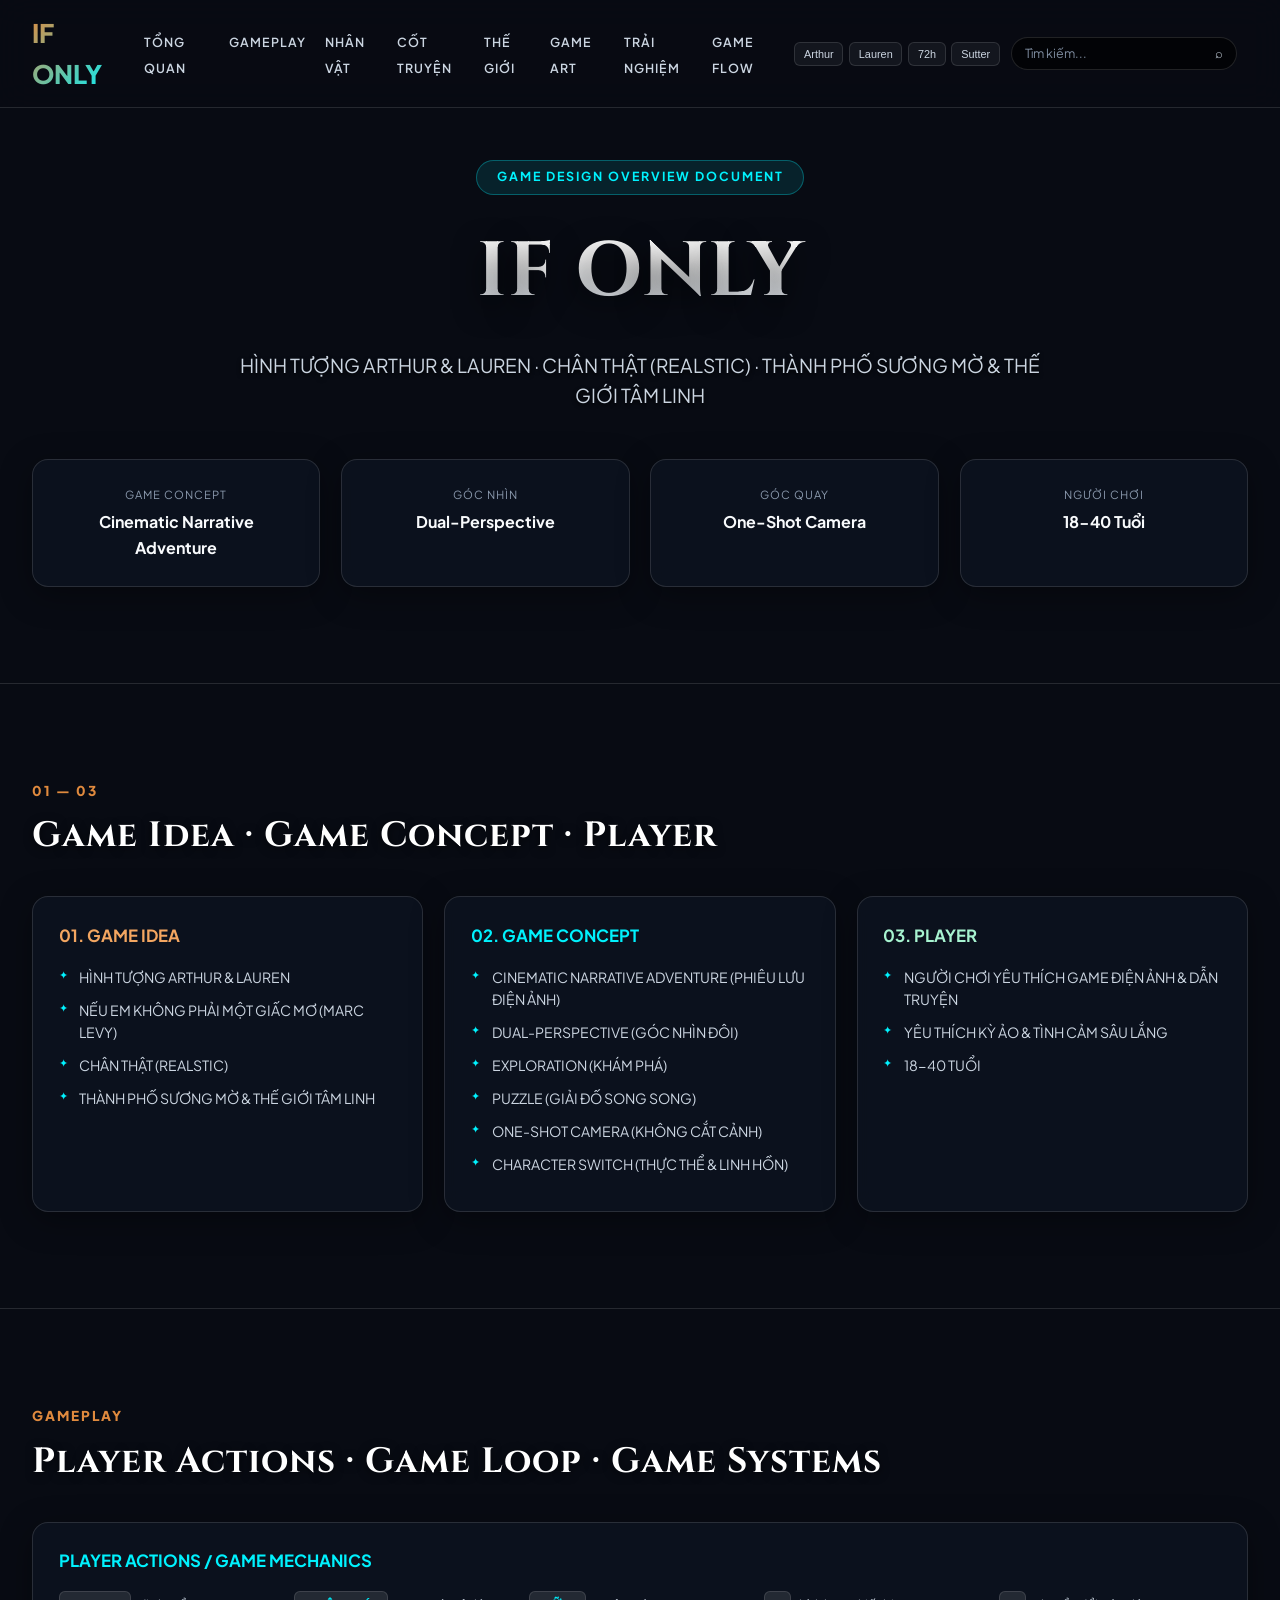
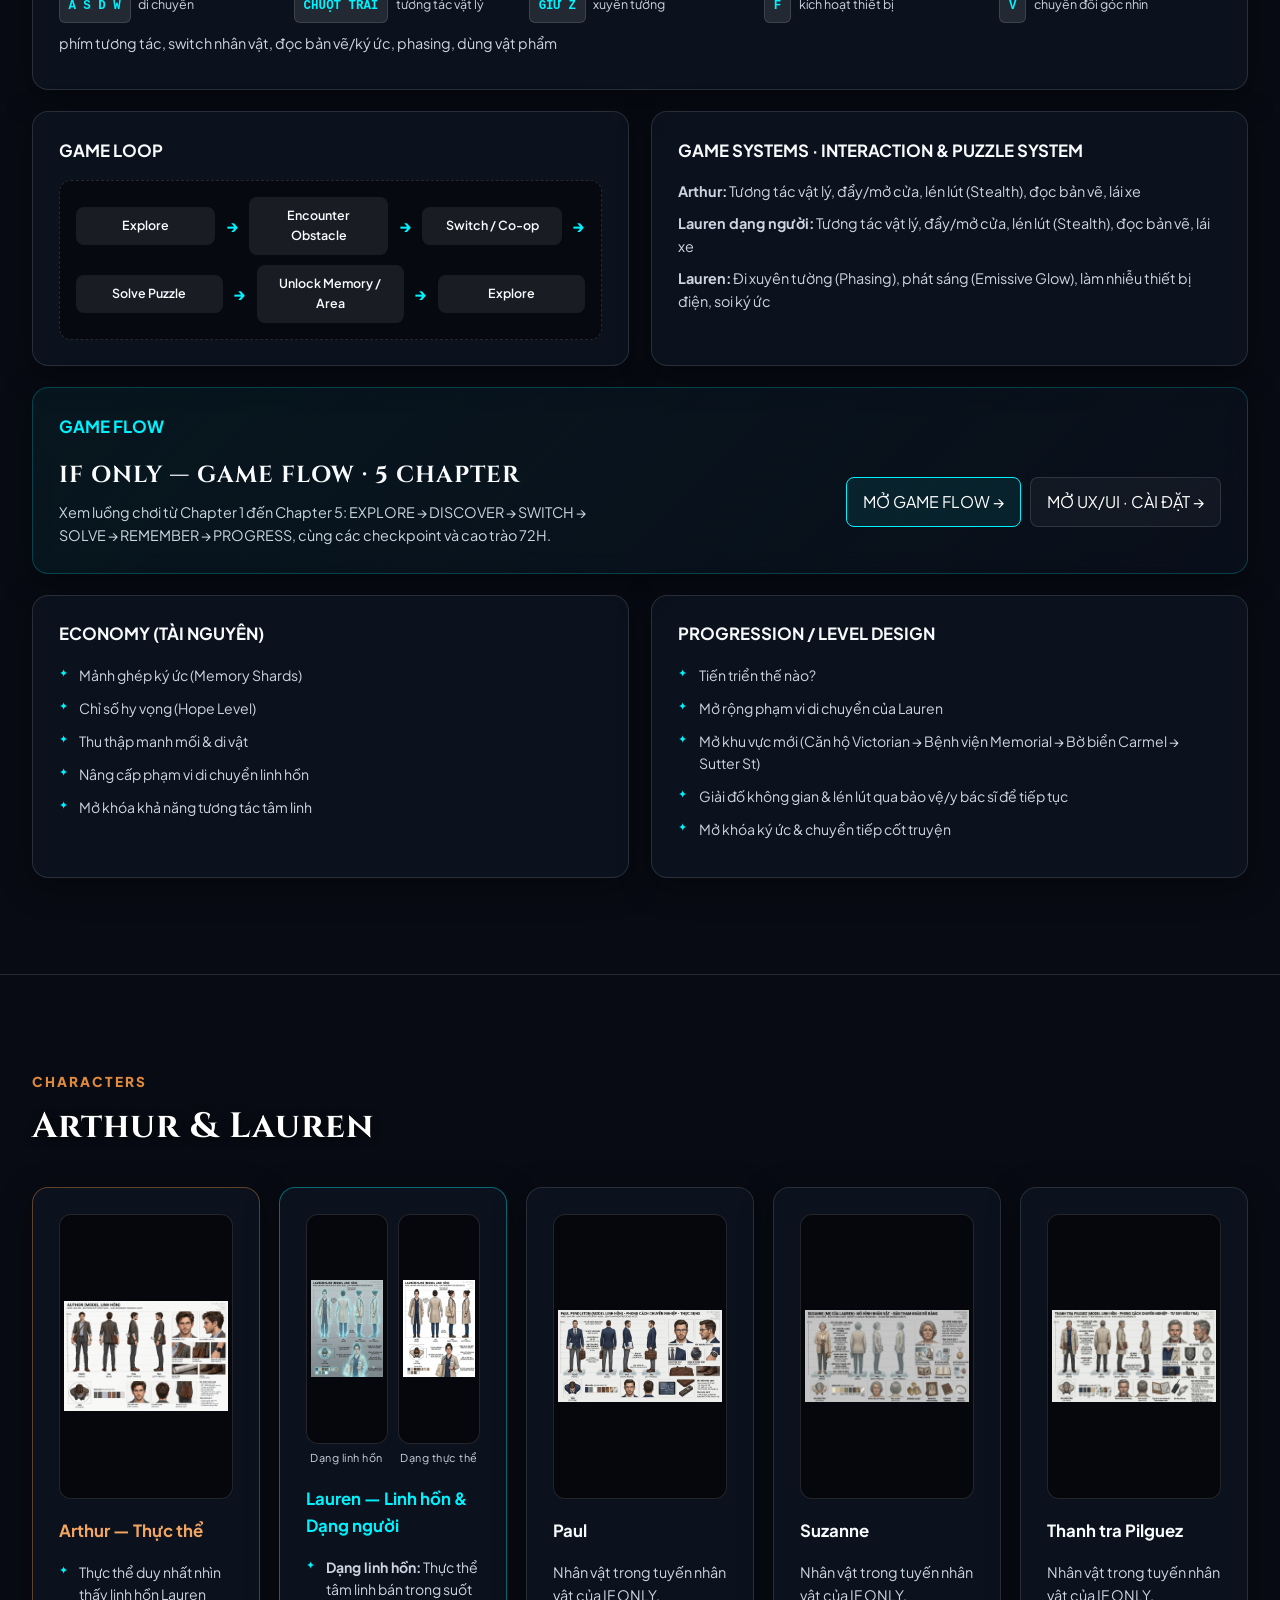
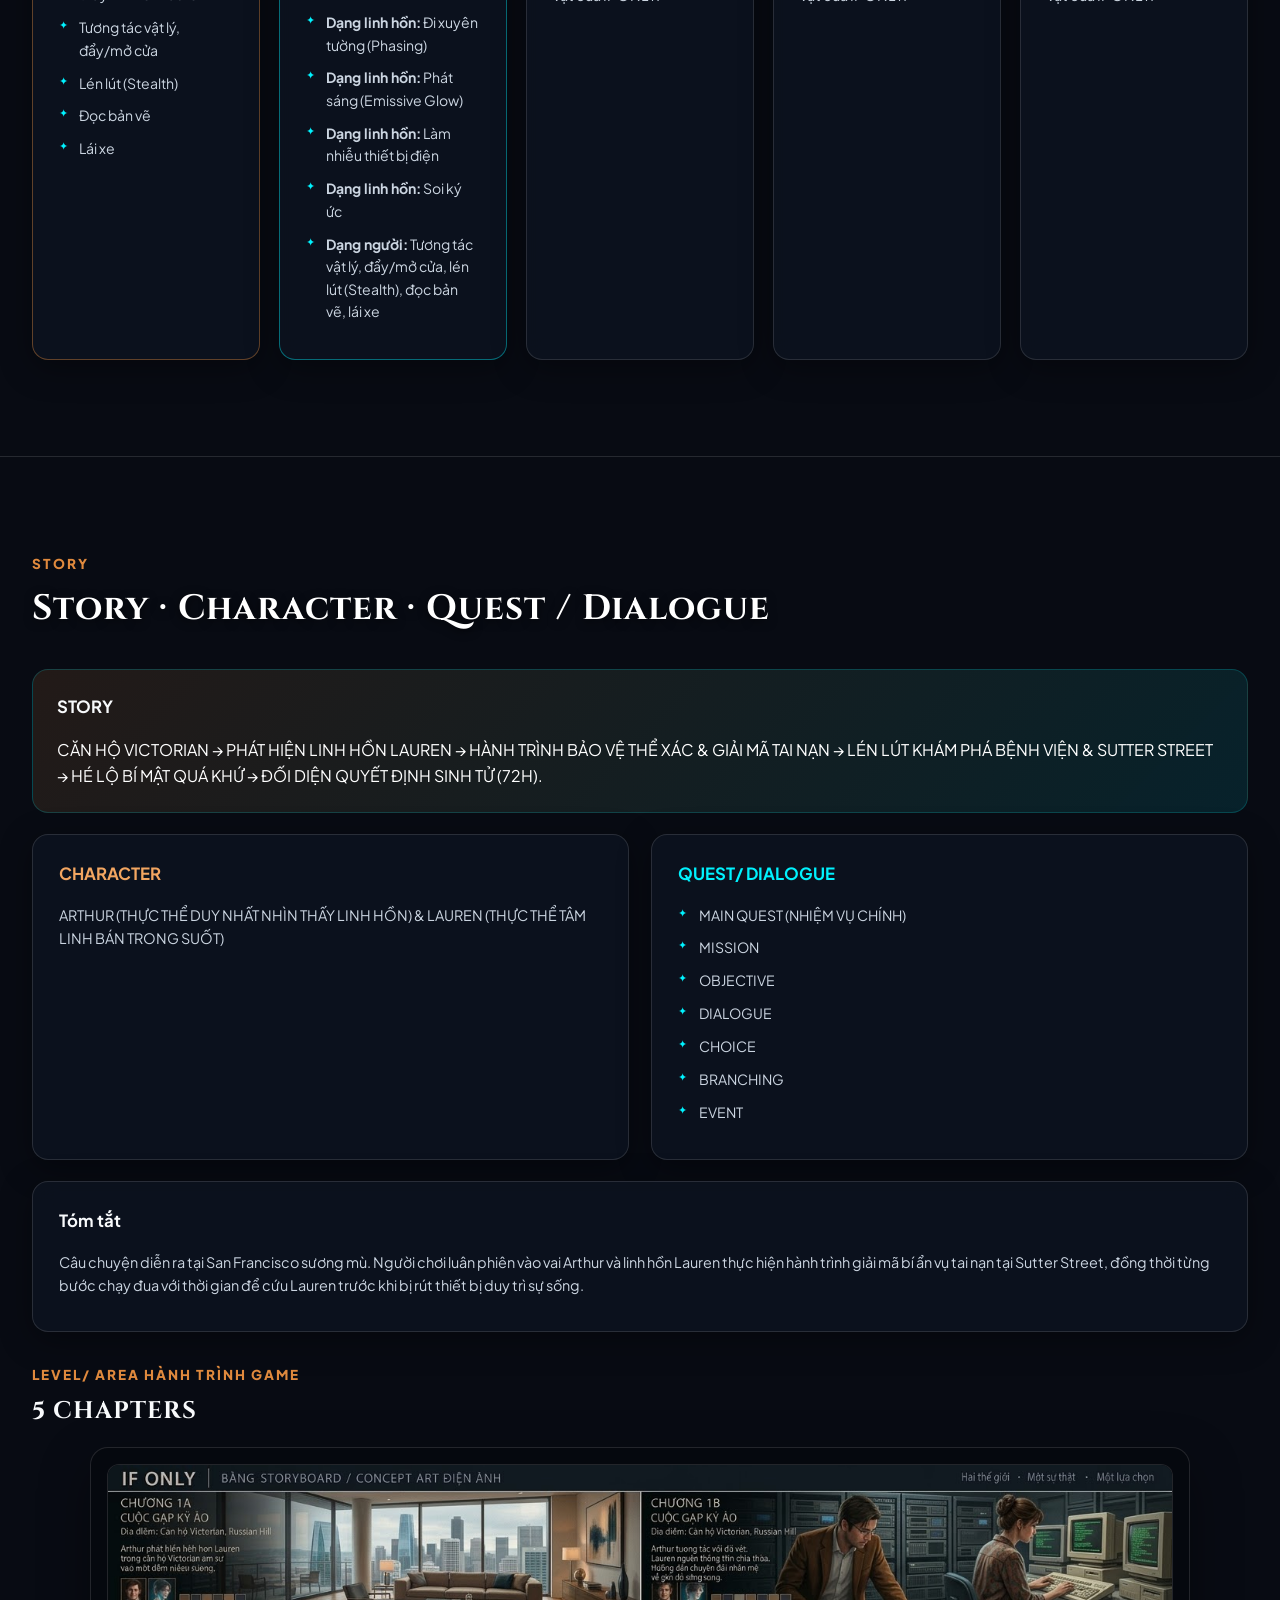
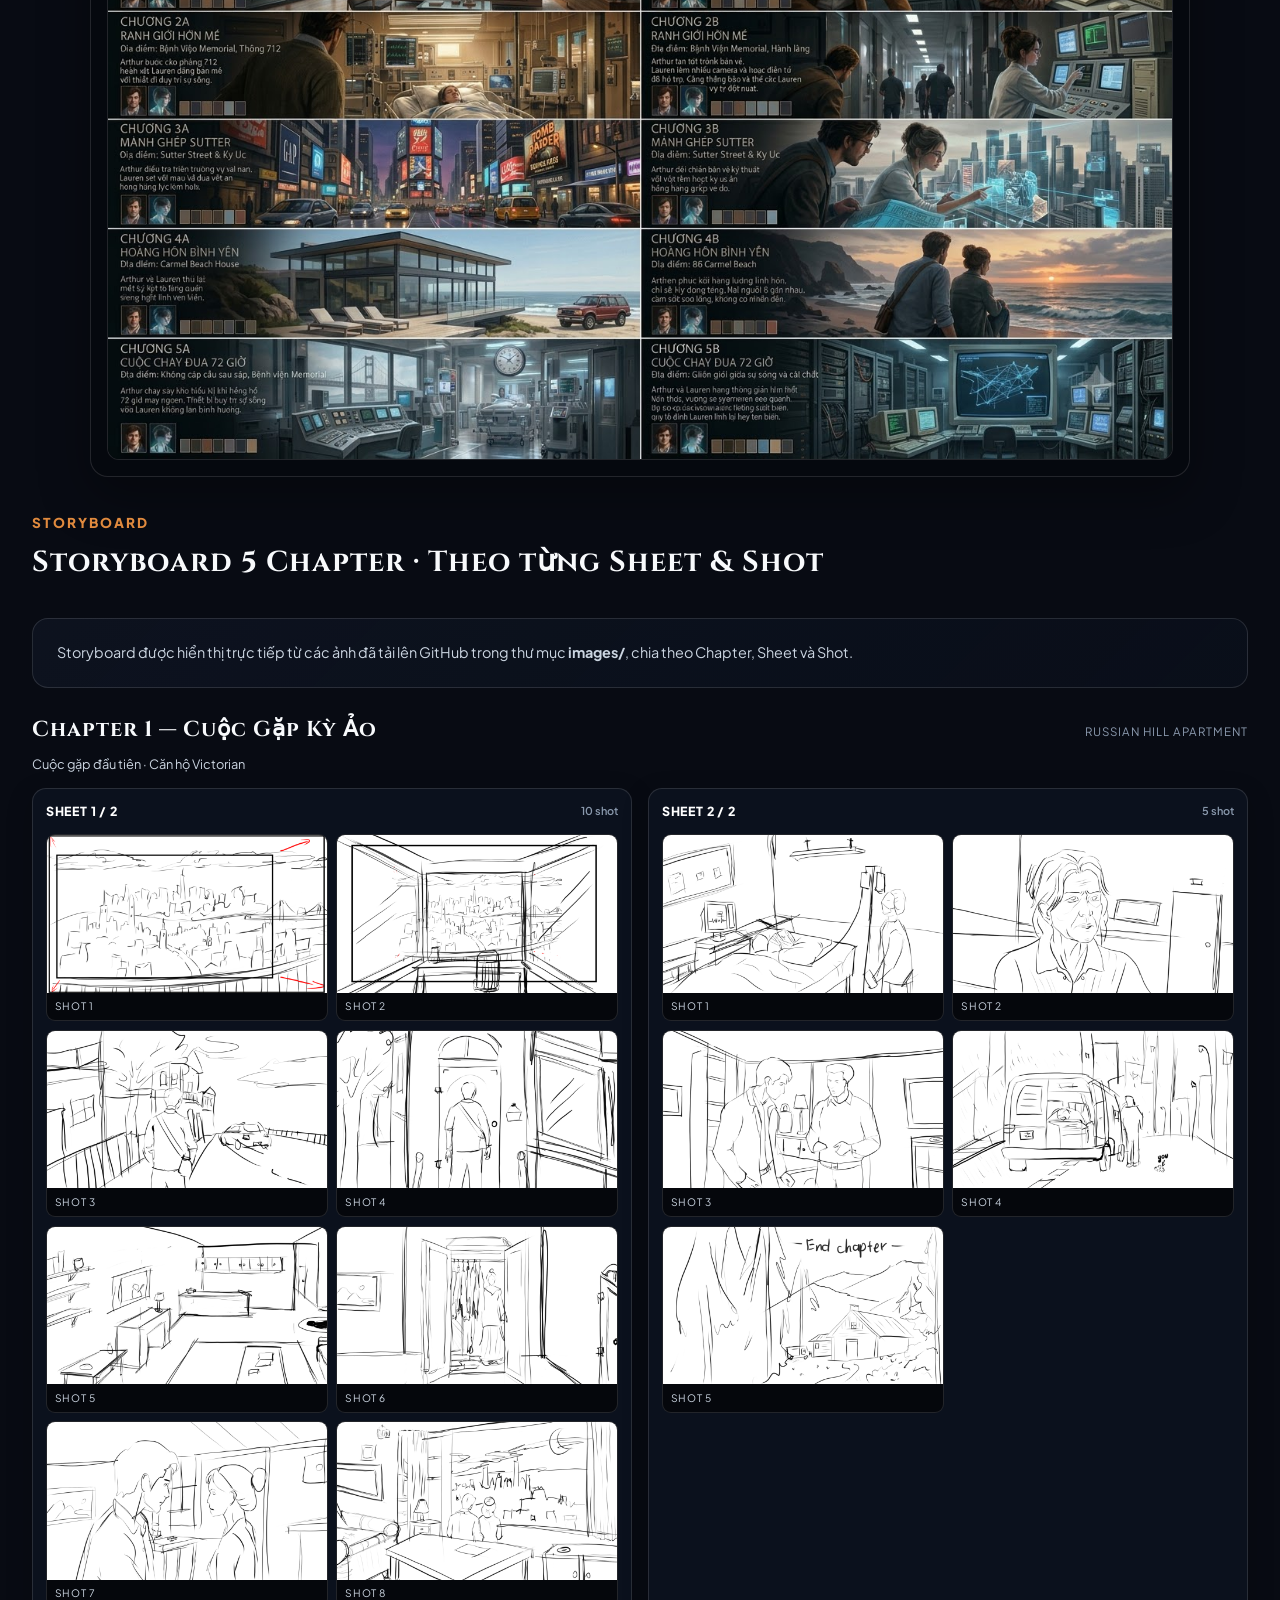
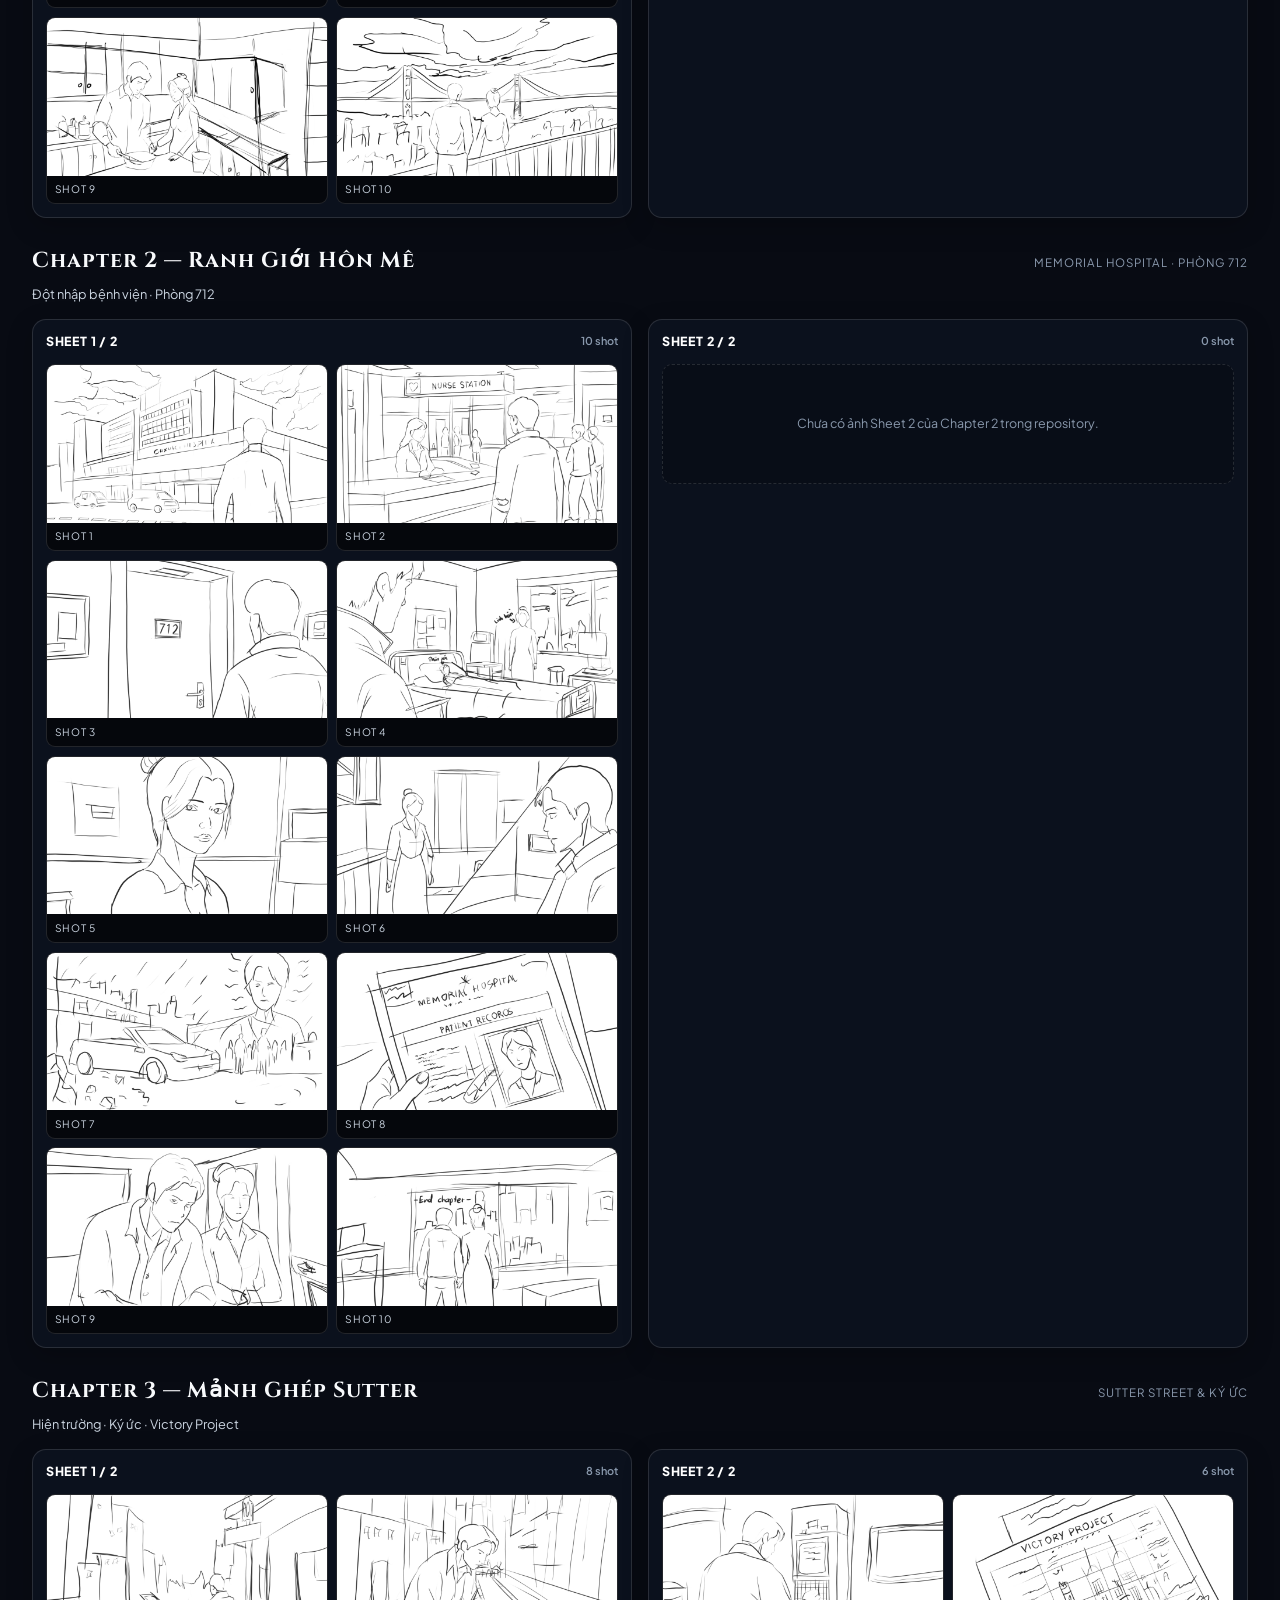
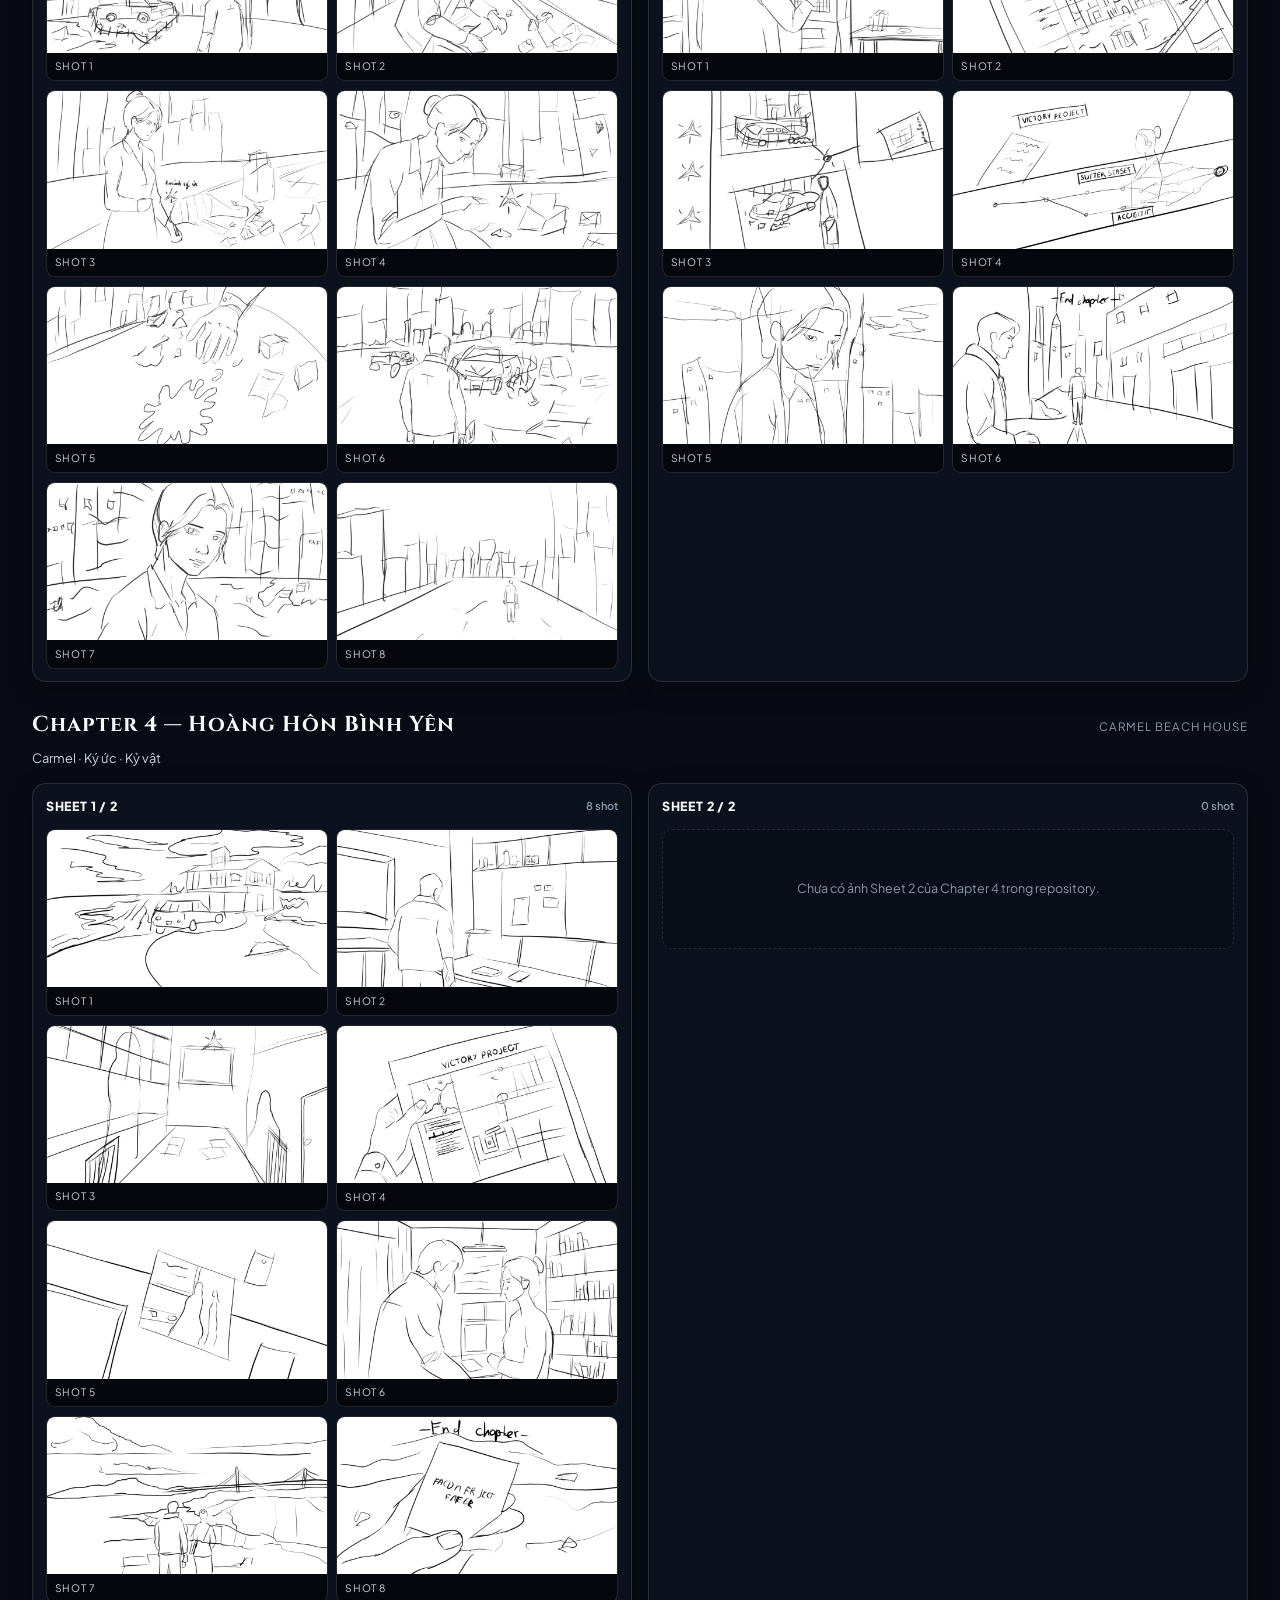
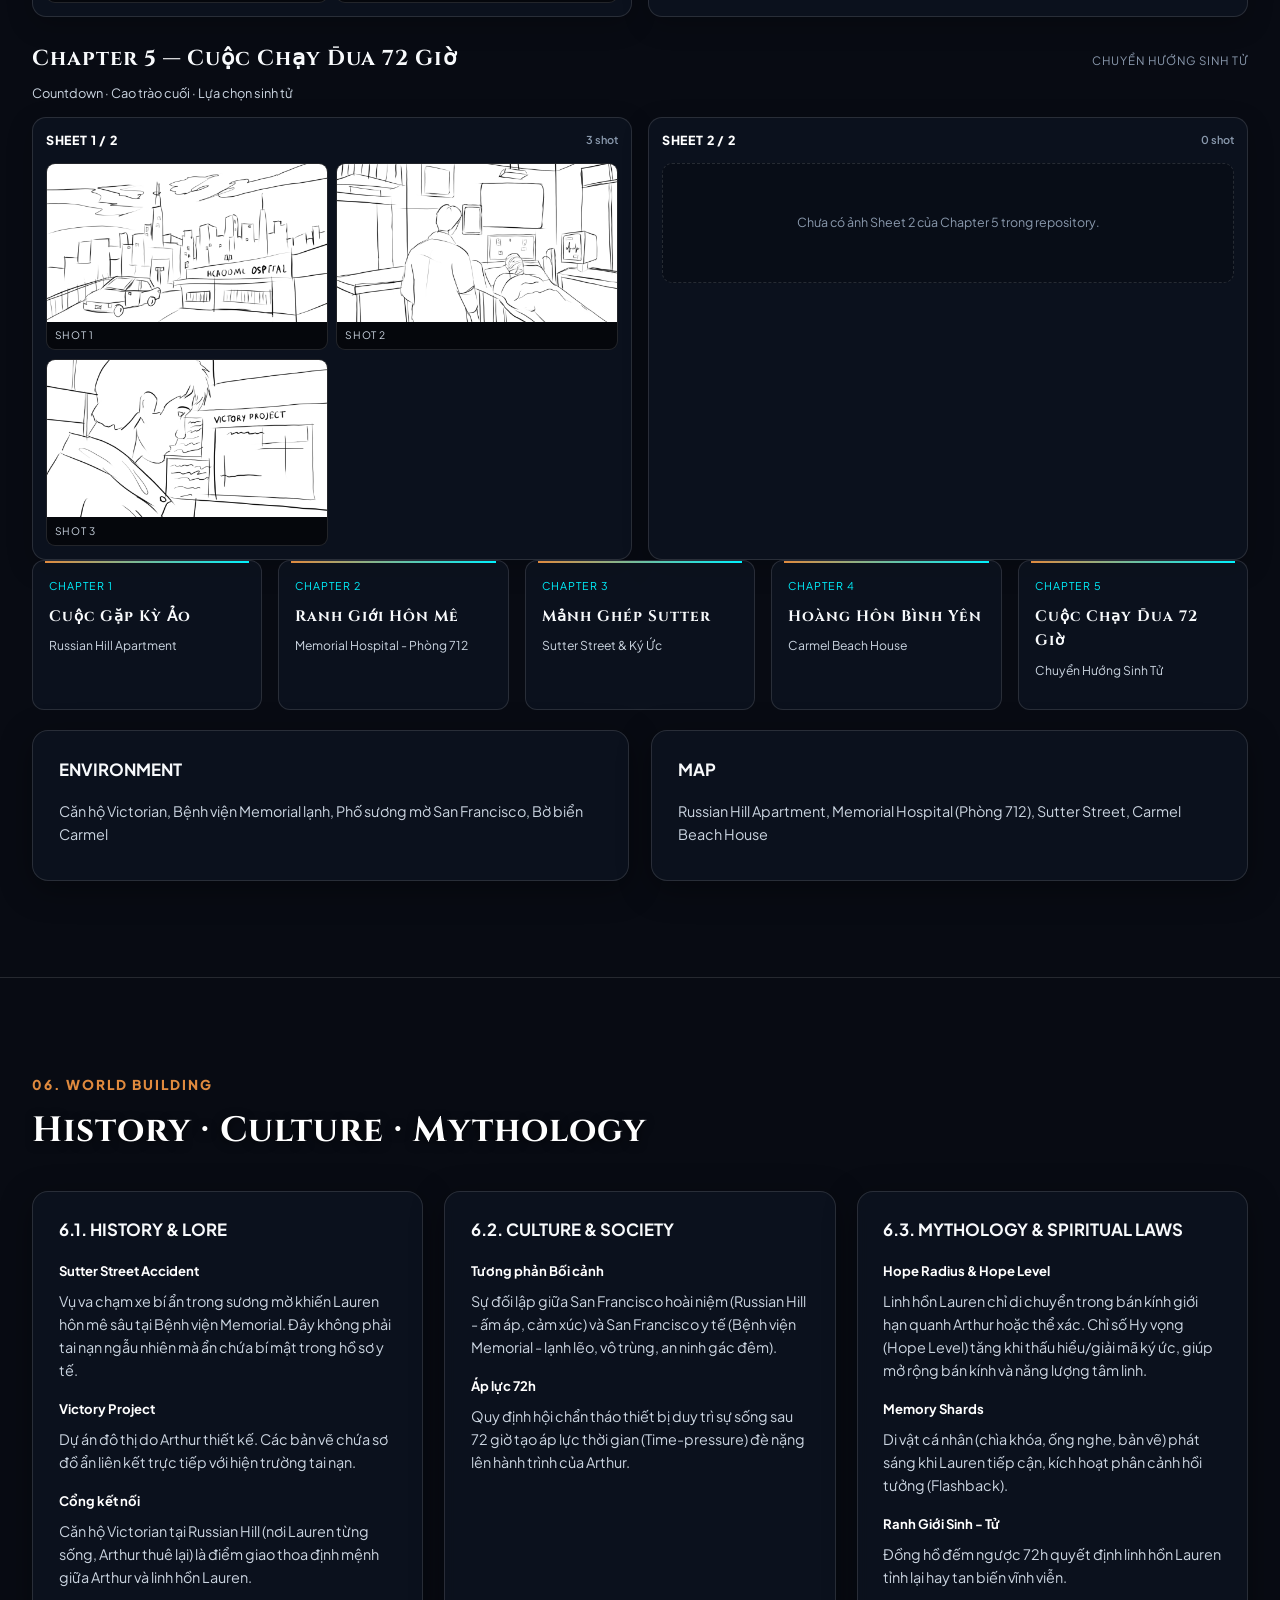
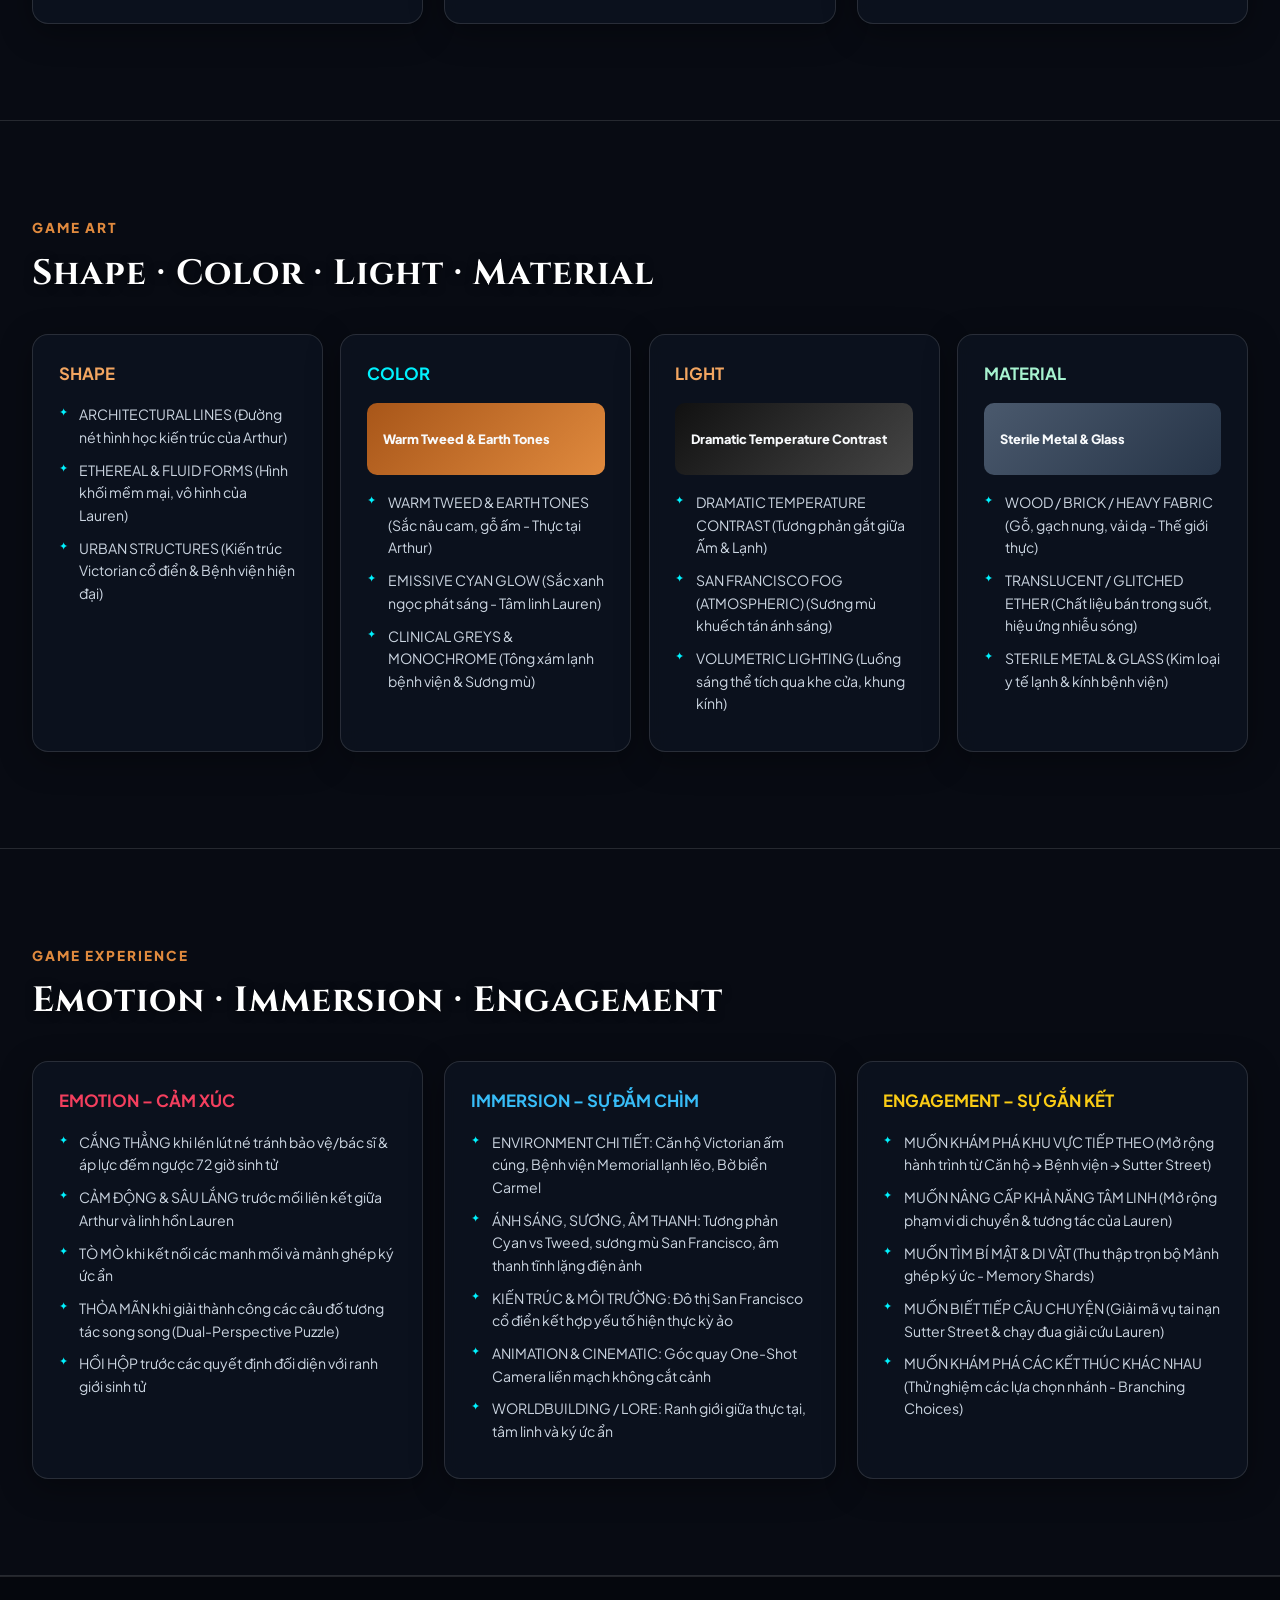
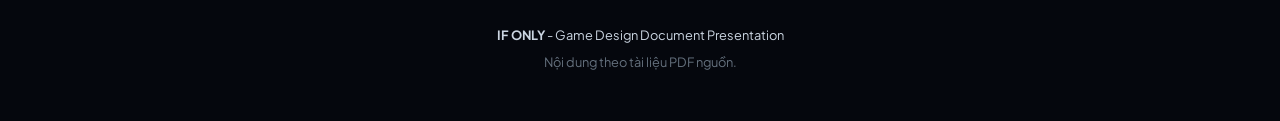
<file: index.html>
<!DOCTYPE html>
<html lang="vi">
<head>
<meta charset="UTF-8">
<meta name="viewport" content="width=device-width, initial-scale=1.0">
<title>IF ONLY - Game Design Overview Document</title>
<link href="https://fonts.googleapis.com/css2?family=Plus+Jakarta+Sans:wght@300;400;600;700;800&family=Cinzel:wght@600;800&display=swap" rel="stylesheet">
<style>
:root{
--bg-main:#080b13;--bg-card:rgba(14,20,33,.78);--bg-card-hover:rgba(22,31,50,.92);
--border-color:rgba(255,255,255,.12);--warm-tweed:#e08a3e;--warm-glow:#f3a661;
--cyan-glow:#00f2fe;--cyan-deep:#4facfe;--grey-clinical:#8a99ad;
--text-main:#f8fafc;--text-muted:#cbd5e1;
}
*{box-sizing:border-box;margin:0;padding:0}
html{scroll-behavior:smooth}
body{font-family:'Plus Jakarta Sans',sans-serif;background:#080b13;color:var(--text-main);line-height:1.6;overflow-x:hidden}
h1,h2,h3,.brand-title{font-family:'Cinzel',serif;letter-spacing:1px}
nav{position:fixed;top:0;width:100%;z-index:1000;background:rgba(8,11,19,.88);backdrop-filter:blur(16px);-webkit-backdrop-filter:blur(16px);border-bottom:1px solid var(--border-color);padding:.8rem 2rem;display:flex;justify-content:space-between;align-items:center;gap:1rem}
.nav-left{display:flex;align-items:center;gap:2rem}.nav-logo{font-size:1.6rem;font-weight:800;background:linear-gradient(135deg,var(--warm-tweed),var(--cyan-glow));-webkit-background-clip:text;-webkit-text-fill-color:transparent}
.nav-links{display:flex;gap:1.2rem;list-style:none}.nav-links a{color:var(--text-muted);text-decoration:none;font-size:.78rem;font-weight:600;transition:.3s;text-transform:uppercase;letter-spacing:1px}.nav-links a:hover{color:var(--cyan-glow)}
.nav-search-container{display:flex;align-items:center;gap:.7rem}.quick-tags{display:flex;gap:.35rem}.tag-btn{background:rgba(255,255,255,.05);border:1px solid var(--border-color);color:var(--text-muted);padding:.3rem .55rem;border-radius:6px;font-size:.68rem;cursor:pointer}.tag-btn:hover{background:rgba(0,242,254,.15);color:#fff;border-color:var(--cyan-glow)}
.search-box{display:flex;align-items:center;background:rgba(0,0,0,.6);border:1px solid var(--border-color);border-radius:50px;padding:.35rem .8rem}.search-box:focus-within{border-color:var(--cyan-glow);box-shadow:0 0 12px rgba(0,242,254,.25)}.search-box input{background:transparent;border:none;color:#fff;outline:none;font:inherit;font-size:.78rem;width:190px}.search-box input:focus{width:270px}.search-box button{background:transparent;border:none;color:var(--text-muted);cursor:pointer}.search-status{font-size:.68rem;color:var(--cyan-glow);white-space:nowrap}
.container{max-width:1280px;margin:0 auto;padding:0 2rem}
section,header.hero{position:relative;padding:6rem 0;border-bottom:1px solid var(--border-color);background-size:cover;background-position:center;background-attachment:fixed;background-repeat:no-repeat}
header.hero{padding-top:10rem;background-image:linear-gradient(180deg,rgba(8,11,19,.75),rgba(8,11,19,.92)),url('https://images.unsplash.com/photo-1770742152107-4f623b877d9b?auto=format&fit=crop&fm=jpg&ixlib=rb-4.1.0&q=82&w=2400')}
#overview{background-image:linear-gradient(180deg,rgba(8,11,19,.9),rgba(8,11,19,.9)),url('https://images.unsplash.com/photo-1770421602125-f3dacd699e0e?auto=format&fit=crop&fm=jpg&ixlib=rb-4.1.0&q=82&w=2400')}
#gameplay{background-image:linear-gradient(180deg,rgba(8,11,19,.92),rgba(8,11,19,.9)),url('https://images.unsplash.com/photo-1651346860396-88431412004f?auto=format&fit=crop&fm=jpg&ixlib=rb-4.1.0&q=82&w=2400')}
#story{background-image:linear-gradient(180deg,rgba(8,11,19,.92),rgba(8,11,19,.91)),url('https://images.unsplash.com/photo-1712634047253-e292abdff553?auto=format&fit=crop&fm=jpg&ixlib=rb-4.1.0&q=82&w=2400')}
#world{background-image:linear-gradient(180deg,rgba(8,11,19,.9),rgba(8,11,19,.93)),url('https://images.unsplash.com/photo-1548026048-a934ceade4dc?auto=format&fit=crop&fm=jpg&ixlib=rb-4.1.0&q=82&w=2400')}
#art{background-image:linear-gradient(180deg,rgba(8,11,19,.92),rgba(8,11,19,.95)),url('https://images.unsplash.com/photo-1770421602125-f3dacd699e0e?auto=format&fit=crop&fm=jpg&ixlib=rb-4.1.0&q=82&w=2400')}
#experience{background-image:linear-gradient(180deg,rgba(8,11,19,.92),rgba(8,11,19,.95)),url('https://images.unsplash.com/photo-1548026048-a934ceade4dc?auto=format&fit=crop&fm=jpg&ixlib=rb-4.1.0&q=82&w=2400')}
.hero{text-align:center}.hero-tag{display:inline-block;padding:.4rem 1.2rem;border-radius:50px;background:rgba(0,242,254,.1);border:1px solid rgba(0,242,254,.3);color:var(--cyan-glow);font-size:.78rem;font-weight:700;text-transform:uppercase;letter-spacing:2px}
.hero h1{font-size:4.8rem;margin:1rem 0;background:linear-gradient(180deg,#fff 40%,var(--text-muted));-webkit-background-clip:text;-webkit-text-fill-color:transparent;text-shadow:0 10px 30px rgba(0,0,0,.8)}
.hero p.subtitle{font-size:1.2rem;color:var(--text-muted);max-width:800px;margin:0 auto 3rem;text-shadow:0 2px 4px #000}
.hero-stats{display:grid;grid-template-columns:repeat(4,1fr);gap:1.3rem}
.stat-card,.card{background:var(--bg-card);border:1px solid var(--border-color);border-radius:16px;padding:1.6rem;transition:.3s;position:relative;backdrop-filter:blur(12px);-webkit-backdrop-filter:blur(12px);box-shadow:0 8px 32px rgba(0,0,0,.35)}
.stat-card:hover,.card:hover{background:var(--bg-card-hover);border-color:rgba(255,255,255,.24);transform:translateY(-4px)}
.stat-card .label{font-size:.7rem;color:var(--grey-clinical);text-transform:uppercase;letter-spacing:1px}.stat-card .val{font-weight:700;margin-top:.35rem}
.section-header{margin-bottom:2rem}.section-num{font-size:.85rem;font-weight:800;color:var(--warm-tweed);letter-spacing:2px;text-transform:uppercase;margin-bottom:.4rem}.section-title{font-size:2.2rem;color:#fff;text-shadow:0 2px 10px #000a}
.grid-2{display:grid;grid-template-columns:repeat(2,minmax(0,1fr));gap:1.4rem}.grid-3{display:grid;grid-template-columns:repeat(3,minmax(0,1fr));gap:1.3rem}.grid-4{display:grid;grid-template-columns:repeat(4,minmax(0,1fr));gap:1.1rem}
.card-header{font-size:1.05rem;font-weight:700;margin-bottom:1rem;display:flex;align-items:center;gap:.5rem}.card-list{list-style:none}.card-list li{position:relative;padding-left:1.3rem;margin-bottom:.65rem;color:var(--text-muted);font-size:.88rem}.card-list li::before{content:'✦';position:absolute;left:0;color:var(--cyan-glow);font-size:.7rem}
.card p{color:var(--text-muted);font-size:.9rem;margin:.55rem 0}.subhead{font-size:.82rem;color:#fff;margin:1rem 0 .35rem;font-weight:700}
.feature-card{background:linear-gradient(135deg,rgba(224,138,62,.12),rgba(0,242,254,.1));border:1px solid rgba(0,242,254,.18);border-radius:16px;padding:1.5rem}
.flow-container{display:flex;align-items:center;justify-content:space-between;flex-wrap:wrap;gap:.65rem;background:rgba(0,0,0,.42);padding:1rem;border-radius:12px;border:1px dashed var(--border-color);margin-top:1rem}.flow-step{background:rgba(255,255,255,.08);padding:.55rem .8rem;border-radius:8px;font-size:.78rem;font-weight:600;text-align:center;flex:1;min-width:110px}.flow-arrow{color:var(--cyan-glow);font-weight:800}
.keybind-grid{display:grid;grid-template-columns:repeat(5,1fr);gap:.8rem}.keybind{font-size:.78rem;color:var(--text-muted)}.key-badge{background:rgba(255,255,255,.1);border:1px solid var(--border-color);padding:.3rem .55rem;border-radius:6px;font-weight:700;font-family:monospace;color:var(--cyan-glow);display:inline-block;margin-right:.35rem}
.chapters{display:grid;grid-template-columns:repeat(5,1fr);gap:1rem}.chapter{background:var(--bg-card);border:1px solid var(--border-color);border-radius:12px;padding:1rem;min-height:150px;position:relative}.chapter:before{content:'';position:absolute;left:12px;right:12px;top:0;height:2px;background:linear-gradient(90deg,var(--warm-tweed),var(--cyan-glow))}.chapter small{display:block;color:var(--cyan-glow);font-size:.67rem;letter-spacing:1px;margin-bottom:.7rem}.chapter h3{font-size:.95rem;margin-bottom:.45rem}.chapter p{font-size:.76rem;color:var(--text-muted)}
.palette-box{height:72px;border-radius:10px;display:flex;align-items:center;padding:0 1rem;font-weight:800;font-size:.8rem;margin-bottom:1rem}.tweed{background:linear-gradient(135deg,#a85619,#e08a3e)}.cyan{background:linear-gradient(135deg,#00d8df,#4facfe)}.clinical{background:linear-gradient(135deg,#4a596d,#263447)}.contrast{background:linear-gradient(135deg,#111,#454545)}
.world-table{overflow:auto}.world-table table{width:100%;min-width:950px;border-collapse:collapse}.world-table th,.world-table td{padding:.85rem;border:1px solid var(--border-color);vertical-align:top;text-align:left;font-size:.82rem}.world-table th{color:var(--cyan-glow);background:rgba(255,255,255,.05)}
.search-hidden{display:none!important}.search-match{border-color:var(--cyan-glow)!important;box-shadow:0 0 22px rgba(0,242,254,.18)!important}
footer{border-top:1px solid var(--border-color);padding:3rem 0;text-align:center;color:var(--text-muted);font-size:.8rem;background:#05070d}
@media(max-width:1000px){.hero-stats{grid-template-columns:repeat(2,1fr)}.grid-3{grid-template-columns:1fr 1fr}.grid-4{grid-template-columns:1fr 1fr}.chapters{grid-template-columns:1fr 1fr}.keybind-grid{grid-template-columns:1fr 1fr}.quick-tags{display:none}}
@media(max-width:768px){.nav-links{display:none}.nav-left{gap:0}.search-box input{width:160px}.search-box input:focus{width:180px}.container{padding:0 1rem}section,header.hero{background-attachment:scroll}.hero h1{font-size:3rem}.hero p.subtitle{font-size:1rem}.grid-2,.grid-3,.grid-4,.chapters,.keybind-grid{grid-template-columns:1fr}}

/* Area mood backgrounds */
#overview{background-position:center 42%}
#gameplay{background-position:center 50%}
#story{background-position:center 45%}
#world{background-position:center 58%}
#art{background-position:center 42%}
#experience{background-position:center 60%}

.character-grid{display:grid;grid-template-columns:repeat(2,minmax(0,1fr));gap:1.4rem}
.character-card{overflow:hidden}
.character-image{width:100%;aspect-ratio:4/5;height:285px;display:block;object-fit:contain;object-position:center;border-radius:12px;border:1px solid var(--border-color);margin-bottom:1.2rem;background:#05070d;padding:4px}
.character-gallery{display:grid;grid-template-columns:repeat(5,minmax(0,1fr));gap:1.2rem}
.character-gallery .character-card{overflow:hidden}
.character-gallery .character-image{height:285px;object-fit:contain;object-position:center}
.lauren-image-pair{display:grid;grid-template-columns:repeat(2,minmax(0,1fr));gap:.65rem;margin-bottom:1.2rem}
.lauren-image-pair .character-image{height:230px;aspect-ratio:auto;object-fit:contain;object-position:center;margin-bottom:.35rem}
.image-caption{text-align:center;color:var(--text-muted);font-size:.68rem;letter-spacing:.5px}
.chapter-image{width:100%;aspect-ratio:16/9;object-fit:cover;display:block;border-radius:10px;margin:-.15rem 0 1rem;border:1px solid var(--border-color);background:#05070d}
.chapter{overflow:hidden}.chapter-feature{max-width:1100px;margin:0 auto 2rem;padding:1rem;background:rgba(5,7,13,.72);border:1px solid var(--border-color);border-radius:18px;display:flex;justify-content:center;align-items:center;box-shadow:0 18px 50px rgba(0,0,0,.35)}.chapter-feature img{display:block;width:100%;max-height:720px;object-fit:contain;object-position:center;border-radius:12px;border:1px solid var(--border-color);background:#05070d}
.visual-reference-grid{display:grid;grid-template-columns:repeat(3,minmax(0,1fr));gap:1.2rem;margin-top:1.3rem}
.visual-reference-grid img{width:100%;aspect-ratio:16/9;object-fit:cover;display:block;border-radius:12px;border:1px solid var(--border-color)}
@media(max-width:1100px){.character-gallery{grid-template-columns:repeat(3,minmax(0,1fr))}.chapters{grid-template-columns:repeat(2,minmax(0,1fr))}}
@media(max-width:700px){.character-gallery,.visual-reference-grid{grid-template-columns:1fr}.chapters{grid-template-columns:1fr}}

@media(max-width:768px){.character-grid{grid-template-columns:1fr}}


/* STORYBOARD SHOTS */
.storyboard-gallery{margin-top:1.8rem}
.storyboard-intro{background:linear-gradient(135deg,rgba(14,20,33,.86),rgba(10,16,28,.72));border:1px solid var(--border-color);border-radius:16px;padding:1.4rem 1.5rem;margin-bottom:1.3rem}
.storyboard-intro p{color:var(--text-muted);font-size:.9rem}
.storyboard-chapter{margin-top:1.6rem}
.storyboard-chapter-title{display:flex;align-items:baseline;justify-content:space-between;gap:1rem;margin-bottom:.35rem}
.storyboard-chapter-title h3{font-size:1.35rem}
.storyboard-chapter-title span{font-size:.72rem;letter-spacing:1px;text-transform:uppercase;color:var(--grey-clinical)}
.storyboard-note{color:var(--text-muted);font-size:.8rem;margin-bottom:.9rem}
.storyboard-sheet-groups{display:grid;grid-template-columns:repeat(2,minmax(0,1fr));gap:1rem}
.storyboard-sheet-group{background:var(--bg-card);border:1px solid var(--border-color);border-radius:14px;padding:.8rem;box-shadow:0 8px 26px rgba(0,0,0,.22)}
.storyboard-sheet-label{font-size:.78rem;font-weight:800;letter-spacing:.8px;text-transform:uppercase;margin:0 0 .75rem;color:#fff}
.storyboard-sheet-label span{float:right;color:var(--grey-clinical);font-size:.68rem;font-weight:600;text-transform:none;letter-spacing:0}
.storyboard-shot-grid{display:grid;grid-template-columns:repeat(2,minmax(0,1fr));gap:.55rem}
.storyboard-shot{margin:0;border:1px solid var(--border-color);border-radius:9px;overflow:hidden;background:#05070c}
.storyboard-shot img{display:block;width:100%;aspect-ratio:16/9;object-fit:cover;background:#05070c}
.storyboard-shot figcaption{padding:.35rem .5rem;color:var(--text-muted);font-size:.64rem;text-transform:uppercase;letter-spacing:.6px}
.storyboard-empty{min-height:120px;display:flex;align-items:center;justify-content:center;text-align:center;padding:1rem;color:var(--grey-clinical);font-size:.78rem;border:1px dashed var(--border-color);border-radius:10px;background:rgba(0,0,0,.2)}
@media(max-width:900px){.storyboard-sheet-groups{grid-template-columns:1fr}}
@media(max-width:520px){.storyboard-shot-grid{grid-template-columns:1fr}}
.search-box input::placeholder{color:#7f8da0}.flow-link{color:var(--cyan-glow)!important}.game-flow-entry{border-color:rgba(0,242,254,.22);background:linear-gradient(135deg,rgba(0,242,254,.05),rgba(10,16,28,.8))}.game-flow-entry a:hover{background:rgba(0,242,254,.16)!important;border-color:var(--cyan-glow)!important}</style>
</head>
<body>

<nav>
  <div class="nav-left">
    <div class="nav-logo">IF ONLY</div>
    <ul class="nav-links">
      <li><a href="#overview">Tổng Quan</a></li>
      <li><a href="#gameplay">Gameplay</a></li>
      <li><a href="#characters">Nhân Vật</a></li>
      <li><a href="#story">Cốt Truyện</a></li>
      <li><a href="#world">Thế Giới</a></li>
      <li><a href="#art">Game Art</a></li>
      <li><a href="#experience">Trải Nghiệm</a></li><li><a href="game-flow.html">Game Flow</a></li>
    </ul>
  </div>
  <div class="nav-search-container">
    <div class="quick-tags">
      <button class="tag-btn" onclick="quickSearch('Arthur')">Arthur</button>
      <button class="tag-btn" onclick="quickSearch('Lauren')">Lauren</button>
      <button class="tag-btn" onclick="quickSearch('72h')">72h</button>
      <button class="tag-btn" onclick="quickSearch('Sutter')">Sutter</button>
    </div>
    <div class="search-box">
      <input type="text" id="searchInput" oninput="executeSearch()" placeholder="Tìm kiếm...">
      <button onclick="executeSearch()" title="Tìm kiếm">⌕</button>
    </div>
    <span class="search-status" id="searchStatus"></span>
  </div>
</nav>

<header class="hero">
  <div class="container">
    <span class="hero-tag">Game Design Overview Document</span>
    <h1>IF ONLY</h1>
    <p class="subtitle">HÌNH TƯỢNG ARTHUR & LAUREN · CHÂN THẬT (REALSTIC) · THÀNH PHỐ SƯƠNG MỜ & THẾ GIỚI TÂM LINH</p>
    <div class="hero-stats">
      <div class="stat-card searchable-item"><div class="label">Game Concept</div><div class="val">Cinematic Narrative Adventure</div></div>
      <div class="stat-card searchable-item"><div class="label">Góc Nhìn</div><div class="val">Dual-Perspective</div></div>
      <div class="stat-card searchable-item"><div class="label">Góc Quay</div><div class="val">One-Shot Camera</div></div>
      <div class="stat-card searchable-item"><div class="label">Người Chơi</div><div class="val">18-40 Tuổi</div></div>
    </div>
  </div>
</header>

<section id="overview">
<div class="container">
  <div class="section-header"><div class="section-num">01 — 03</div><h2 class="section-title">Game Idea · Game Concept · Player</h2></div>
  <div class="grid-3">
    <div class="card searchable-item"><div class="card-header" style="color:var(--warm-glow)">01. GAME IDEA</div><ul class="card-list">
      <li>HÌNH TƯỢNG ARTHUR & LAUREN</li><li>NẾU EM KHÔNG PHẢI MỘT GIẤC MƠ (MARC LEVY)</li><li>CHÂN THẬT (REALSTIC)</li><li>THÀNH PHỐ SƯƠNG MỜ & THẾ GIỚI TÂM LINH</li>
    </ul></div>
    <div class="card searchable-item"><div class="card-header" style="color:var(--cyan-glow)">02. GAME CONCEPT</div><ul class="card-list">
      <li>CINEMATIC NARRATIVE ADVENTURE (PHIÊU LƯU ĐIỆN ẢNH)</li><li>DUAL-PERSPECTIVE (GÓC NHÌN ĐÔI)</li><li>EXPLORATION (KHÁM PHÁ)</li><li>PUZZLE (GIẢI ĐỐ SONG SONG)</li><li>ONE-SHOT CAMERA (KHÔNG CẮT CẢNH)</li><li>CHARACTER SWITCH (THỰC THỂ & LINH HỒN)</li>
    </ul></div>
    <div class="card searchable-item"><div class="card-header" style="color:#a7f3d0">03. PLAYER</div><ul class="card-list">
      <li>NGƯỜI CHƠI YÊU THÍCH GAME ĐIỆN ẢNH & DẪN TRUYỆN</li><li>YÊU THÍCH KỲ ẢO & TÌNH CẢM SÂU LẮNG</li><li>18-40 TUỔI</li>
    </ul></div>
  </div>
</div>
</section>

<section id="gameplay">
<div class="container">
  <div class="section-header"><div class="section-num">GAMEPLAY</div><h2 class="section-title">Player Actions · Game Loop · Game Systems</h2></div>

  <div class="card searchable-item">
    <div class="card-header" style="color:var(--cyan-glow)">PLAYER ACTIONS / GAME MECHANICS</div>
    <div class="keybind-grid">
      <div class="keybind"><span class="key-badge">A S D W</span> di chuyển</div>
      <div class="keybind"><span class="key-badge">CHUỘT TRÁI</span> tương tác vật lý</div>
      <div class="keybind"><span class="key-badge">GIỮ Z</span> xuyên tường</div>
      <div class="keybind"><span class="key-badge">F</span> kích hoạt thiết bị</div>
      <div class="keybind"><span class="key-badge">V</span> chuyển đổi góc nhìn</div>
    </div>
    <p>phím tương tác, switch nhân vật, đọc bản vẽ/ký ức, phasing, dùng vật phẩm</p>
  </div>

  <div class="grid-2" style="margin-top:1.3rem">
    <div class="card searchable-item"><div class="card-header">GAME LOOP</div><div class="flow-container">
      <div class="flow-step">Explore</div><span class="flow-arrow">→</span><div class="flow-step">Encounter Obstacle</div><span class="flow-arrow">→</span><div class="flow-step">Switch / Co-op</div><span class="flow-arrow">→</span><div class="flow-step">Solve Puzzle</div><span class="flow-arrow">→</span><div class="flow-step">Unlock Memory / Area</div><span class="flow-arrow">→</span><div class="flow-step">Explore</div>
    </div></div>
    <div class="card searchable-item"><div class="card-header">GAME SYSTEMS · INTERACTION & PUZZLE SYSTEM</div>
      <p><strong>Arthur:</strong> Tương tác vật lý, đẩy/mở cửa, lén lút (Stealth), đọc bản vẽ, lái xe</p>
      <p><strong>Lauren dạng người:</strong> Tương tác vật lý, đẩy/mở cửa, lén lút (Stealth), đọc bản vẽ, lái xe</p>
      <p><strong>Lauren:</strong> Đi xuyên tường (Phasing), phát sáng (Emissive Glow), làm nhiễu thiết bị điện, soi ký ức</p>
    </div>
  </div>

  <div class="card searchable-item game-flow-entry" style="margin-top:1.3rem">
    <div class="card-header" style="color:var(--cyan-glow)">GAME FLOW</div>
    <div class="grid-2" style="align-items:center;gap:1.2rem">
      <div>
        <h3 style="font-size:1.45rem;margin-bottom:.45rem">IF ONLY — GAME FLOW · 5 CHAPTER</h3>
        <p style="color:var(--text-muted);margin:0">Xem luồng chơi từ Chapter 1 đến Chapter 5: EXPLORE → DISCOVER → SWITCH → SOLVE → REMEMBER → PROGRESS, cùng các checkpoint và cao trào 72H.</p>
      </div>
      <div style="display:flex;gap:.6rem;flex-wrap:wrap;justify-content:flex-end">
        <a href="game-flow.html" style="display:inline-block;padding:.7rem 1rem;border:1px solid var(--cyan-glow);border-radius:8px;color:#fff;text-decoration:none;background:rgba(0,242,254,.08)">MỞ GAME FLOW →</a>
        <a href="ux-ui.html#settings" style="display:inline-block;padding:.7rem 1rem;border:1px solid var(--border-color);border-radius:8px;color:#fff;text-decoration:none;background:rgba(255,255,255,.04)">MỞ UX/UI · CÀI ĐẶT →</a>
      </div>
    </div>
  </div>

  <div class="grid-2" style="margin-top:1.3rem">
    <div class="card searchable-item"><div class="card-header">ECONOMY (TÀI NGUYÊN)</div><ul class="card-list">
      <li>Mảnh ghép ký ức (Memory Shards)</li><li>Chỉ số hy vọng (Hope Level)</li><li>Thu thập manh mối & di vật</li><li>Nâng cấp phạm vi di chuyển linh hồn</li><li>Mở khóa khả năng tương tác tâm linh</li>
    </ul></div>
    <div class="card searchable-item"><div class="card-header">PROGRESSION / LEVEL DESIGN</div><ul class="card-list">
      <li>Tiến triển thế nào?</li><li>Mở rộng phạm vi di chuyển của Lauren</li><li>Mở khu vực mới (Căn hộ Victorian → Bệnh viện Memorial → Bờ biển Carmel → Sutter St)</li><li>Giải đố không gian & lén lút qua bảo vệ/y bác sĩ để tiếp tục</li><li>Mở khóa ký ức & chuyển tiếp cốt truyện</li>
    </ul></div>
  </div>
</div>
</section>


<section id="characters">
<div class="container">
  <div class="section-header"><div class="section-num">CHARACTERS</div><h2 class="section-title">Arthur & Lauren</h2></div>
  <div class="character-gallery">
    <article class="character-card card searchable-item" style="border-color:rgba(224,138,62,.4)">
      <img class="character-image" src="images/auther.png" alt="Arthur">
      <div class="card-header" style="color:var(--warm-glow)">Arthur — Thực thể</div>
      <ul class="card-list">
        <li>Thực thể duy nhất nhìn thấy linh hồn Lauren</li>
        <li>Tương tác vật lý, đẩy/mở cửa</li>
        <li>Lén lút (Stealth)</li>
        <li>Đọc bản vẽ</li>
        <li>Lái xe</li>
      </ul>
    </article>
    <article class="character-card card searchable-item" style="border-color:rgba(0,242,254,.4)">
      <div class="lauren-image-pair">
        <div>
          <img class="character-image" src="images/lauren dạng linh hồn.png" alt="Lauren — Linh hồn">
          <div class="image-caption">Dạng linh hồn</div>
        </div>
        <div>
          <img class="character-image" src="images/lauren dạng thực thể.png" alt="Lauren — Dạng thực thể">
          <div class="image-caption">Dạng thực thể</div>
        </div>
      </div>
      <div class="card-header" style="color:var(--cyan-glow)">Lauren — Linh hồn & Dạng người</div>
      <ul class="card-list">
        <li><strong>Dạng linh hồn:</strong> Thực thể tâm linh bán trong suốt</li>
        <li><strong>Dạng linh hồn:</strong> Đi xuyên tường (Phasing)</li>
        <li><strong>Dạng linh hồn:</strong> Phát sáng (Emissive Glow)</li>
        <li><strong>Dạng linh hồn:</strong> Làm nhiễu thiết bị điện</li>
        <li><strong>Dạng linh hồn:</strong> Soi ký ức</li>
        <li><strong>Dạng người:</strong> Tương tác vật lý, đẩy/mở cửa, lén lút (Stealth), đọc bản vẽ, lái xe</li>
      </ul>
    </article>
    <article class="character-card card searchable-item">
      <img class="character-image" src="images/paul pendltion.jpg" alt="Paul">
      <div class="card-header">Paul</div>
      <p>Nhân vật trong tuyến nhân vật của IF ONLY.</p>
    </article>
    <article class="character-card card searchable-item">
      <img class="character-image" src="images/suzamne.jpg" alt="Suzanne">
      <div class="card-header">Suzanne</div>
      <p>Nhân vật trong tuyến nhân vật của IF ONLY.</p>
    </article>
    <article class="character-card card searchable-item">
      <img class="character-image" src="images/thanh tra Pilguez.png" alt="Thanh tra Pilguez">
      <div class="card-header">Thanh tra Pilguez</div>
      <p>Nhân vật trong tuyến nhân vật của IF ONLY.</p>
    </article>
  </div>
</div>
</section>

<section id="story">
<div class="container">
  <div class="section-header"><div class="section-num">STORY</div><h2 class="section-title">Story · Character · Quest / Dialogue</h2></div>

  <div class="feature-card searchable-item">
    <div class="card-header">STORY</div>
    <p style="color:#fff;font-size:1rem">CĂN HỘ VICTORIAN → PHÁT HIỆN LINH HỒN LAUREN → HÀNH TRÌNH BẢO VỆ THỂ XÁC & GIẢI MÃ TAI NẠN → LÉN LÚT KHÁM PHÁ BỆNH VIỆN & SUTTER STREET → HÉ LỘ BÍ MẬT QUÁ KHỨ → ĐỐI DIỆN QUYẾT ĐỊNH SINH TỬ (72H).</p>
  </div>

  <div class="grid-2" style="margin-top:1.3rem">
    <div class="card searchable-item"><div class="card-header" style="color:var(--warm-glow)">CHARACTER</div><p>ARTHUR (THỰC THỂ DUY NHẤT NHÌN THẤY LINH HỒN) & LAUREN (THỰC THỂ TÂM LINH BÁN TRONG SUỐT)</p></div>
    <div class="card searchable-item"><div class="card-header" style="color:var(--cyan-glow)">QUEST/ DIALOGUE</div><ul class="card-list">
      <li>MAIN QUEST (NHIỆM VỤ CHÍNH)</li><li>MISSION</li><li>OBJECTIVE</li><li>DIALOGUE</li><li>CHOICE</li><li>BRANCHING</li><li>EVENT</li>
    </ul></div>
  </div>

  <div class="card searchable-item" style="margin-top:1.3rem"><div class="card-header">Tóm tắt</div><p>Câu chuyện diễn ra tại San Francisco sương mù. Người chơi luân phiên vào vai Arthur và linh hồn Lauren thực hiện hành trình giải mã bí ẩn vụ tai nạn tại Sutter Street, đồng thời từng bước chạy đua với thời gian để cứu Lauren trước khi bị rút thiết bị duy trì sự sống.</p></div>

  <div style="margin-top:2rem"><div class="section-num">LEVEL/ AREA HÀNH TRÌNH GAME</div><h3 style="font-size:1.5rem;margin:.4rem 0 1rem">5 CHAPTERS</h3></div>
  <div class="chapter-feature">
    <img src="images/chapter.jpg" alt="Tổng quan 5 Chapter — IF ONLY">
  </div>
<div class="storyboard-gallery" id="storyboard">
  <div class="section-header" style="margin-top:2.2rem">
    <div class="section-num">STORYBOARD</div>
    <h3 style="font-size:1.8rem">Storyboard 5 Chapter · Theo từng Sheet & Shot</h3>
  </div>
  <div class="storyboard-intro">
    <p>Storyboard được hiển thị trực tiếp từ các ảnh đã tải lên GitHub trong thư mục <strong>images/</strong>, chia theo Chapter, Sheet và Shot.</p>
  </div><div class="storyboard-chapter searchable-item">
    <div class="storyboard-chapter-title"><h3>Chapter 1 — Cuộc Gặp Kỳ Ảo</h3><span>Russian Hill Apartment</span></div>
    <p class="storyboard-note">Cuộc gặp đầu tiên · Căn hộ Victorian</p>
    <div class="storyboard-sheet-groups"><div class="storyboard-sheet-group">
      <div class="storyboard-sheet-label">Sheet 1 / 2 <span>10 shot</span></div><div class="storyboard-shot-grid"><figure class="storyboard-shot"><img src="images/chap1%20sheet1%20shot%201.png" alt="IF ONLY Chapter 1 Sheet 1 Shot 1" loading="lazy"><figcaption>Shot 1</figcaption></figure><figure class="storyboard-shot"><img src="images/chap1%20sheet1%20shot%202.png" alt="IF ONLY Chapter 1 Sheet 1 Shot 2" loading="lazy"><figcaption>Shot 2</figcaption></figure><figure class="storyboard-shot"><img src="images/chap1%20sheet1%20shot%203.png" alt="IF ONLY Chapter 1 Sheet 1 Shot 3" loading="lazy"><figcaption>Shot 3</figcaption></figure><figure class="storyboard-shot"><img src="images/chap1%20sheet1%20shot%204.png" alt="IF ONLY Chapter 1 Sheet 1 Shot 4" loading="lazy"><figcaption>Shot 4</figcaption></figure><figure class="storyboard-shot"><img src="images/chap1%20sheet1%20shot%205.png" alt="IF ONLY Chapter 1 Sheet 1 Shot 5" loading="lazy"><figcaption>Shot 5</figcaption></figure><figure class="storyboard-shot"><img src="images/chap1%20sheet1%20shot%206.png" alt="IF ONLY Chapter 1 Sheet 1 Shot 6" loading="lazy"><figcaption>Shot 6</figcaption></figure><figure class="storyboard-shot"><img src="images/chap1%20sheet1%20shot%207.png" alt="IF ONLY Chapter 1 Sheet 1 Shot 7" loading="lazy"><figcaption>Shot 7</figcaption></figure><figure class="storyboard-shot"><img src="images/chap1%20sheet1%20shot%208.png" alt="IF ONLY Chapter 1 Sheet 1 Shot 8" loading="lazy"><figcaption>Shot 8</figcaption></figure><figure class="storyboard-shot"><img src="images/chap1%20sheet1%20shot%209.png" alt="IF ONLY Chapter 1 Sheet 1 Shot 9" loading="lazy"><figcaption>Shot 9</figcaption></figure><figure class="storyboard-shot"><img src="images/chap1%20sheet1%20shot%2010.png" alt="IF ONLY Chapter 1 Sheet 1 Shot 10" loading="lazy"><figcaption>Shot 10</figcaption></figure></div></div><div class="storyboard-sheet-group">
      <div class="storyboard-sheet-label">Sheet 2 / 2 <span>5 shot</span></div><div class="storyboard-shot-grid"><figure class="storyboard-shot"><img src="images/chap1%20sheet2%20shot%201.png" alt="IF ONLY Chapter 1 Sheet 2 Shot 1" loading="lazy"><figcaption>Shot 1</figcaption></figure><figure class="storyboard-shot"><img src="images/chap1%20sheet%202%20shot%202.png" alt="IF ONLY Chapter 1 Sheet 2 Shot 2" loading="lazy"><figcaption>Shot 2</figcaption></figure><figure class="storyboard-shot"><img src="images/chap1%20sheet2%20shot%203.png" alt="IF ONLY Chapter 1 Sheet 2 Shot 3" loading="lazy"><figcaption>Shot 3</figcaption></figure><figure class="storyboard-shot"><img src="images/chap1%20sheet2%20shot%204.png" alt="IF ONLY Chapter 1 Sheet 2 Shot 4" loading="lazy"><figcaption>Shot 4</figcaption></figure><figure class="storyboard-shot"><img src="images/chap1%20sheet2%20shot%205.png" alt="IF ONLY Chapter 1 Sheet 2 Shot 5" loading="lazy"><figcaption>Shot 5</figcaption></figure></div></div></div></div><div class="storyboard-chapter searchable-item">
    <div class="storyboard-chapter-title"><h3>Chapter 2 — Ranh Giới Hôn Mê</h3><span>Memorial Hospital · Phòng 712</span></div>
    <p class="storyboard-note">Đột nhập bệnh viện · Phòng 712</p>
    <div class="storyboard-sheet-groups"><div class="storyboard-sheet-group">
      <div class="storyboard-sheet-label">Sheet 1 / 2 <span>10 shot</span></div><div class="storyboard-shot-grid"><figure class="storyboard-shot"><img src="images/chap2%20sheet1%20shot%201.png" alt="IF ONLY Chapter 2 Sheet 1 Shot 1" loading="lazy"><figcaption>Shot 1</figcaption></figure><figure class="storyboard-shot"><img src="images/chap2%20sheet1%20shot%202.png" alt="IF ONLY Chapter 2 Sheet 1 Shot 2" loading="lazy"><figcaption>Shot 2</figcaption></figure><figure class="storyboard-shot"><img src="images/chap2%20sheet1%20shot%203.png" alt="IF ONLY Chapter 2 Sheet 1 Shot 3" loading="lazy"><figcaption>Shot 3</figcaption></figure><figure class="storyboard-shot"><img src="images/chap2%20sheet1%20shot%204.png" alt="IF ONLY Chapter 2 Sheet 1 Shot 4" loading="lazy"><figcaption>Shot 4</figcaption></figure><figure class="storyboard-shot"><img src="images/chap2%20sheet1%20shot%205.png" alt="IF ONLY Chapter 2 Sheet 1 Shot 5" loading="lazy"><figcaption>Shot 5</figcaption></figure><figure class="storyboard-shot"><img src="images/chap2%20sheet1%20shot%206.png" alt="IF ONLY Chapter 2 Sheet 1 Shot 6" loading="lazy"><figcaption>Shot 6</figcaption></figure><figure class="storyboard-shot"><img src="images/chap2%20sheet1%20shot%207.png" alt="IF ONLY Chapter 2 Sheet 1 Shot 7" loading="lazy"><figcaption>Shot 7</figcaption></figure><figure class="storyboard-shot"><img src="images/chap2%20sheet1%20shot%208.png" alt="IF ONLY Chapter 2 Sheet 1 Shot 8" loading="lazy"><figcaption>Shot 8</figcaption></figure><figure class="storyboard-shot"><img src="images/chap2%20sheet1%20shot%209.png" alt="IF ONLY Chapter 2 Sheet 1 Shot 9" loading="lazy"><figcaption>Shot 9</figcaption></figure><figure class="storyboard-shot"><img src="images/chap2%20sheet1%20shot%2010.png" alt="IF ONLY Chapter 2 Sheet 1 Shot 10" loading="lazy"><figcaption>Shot 10</figcaption></figure></div></div><div class="storyboard-sheet-group">
      <div class="storyboard-sheet-label">Sheet 2 / 2 <span>0 shot</span></div><div class="storyboard-empty">Chưa có ảnh Sheet 2 của Chapter 2 trong repository.</div></div></div></div><div class="storyboard-chapter searchable-item">
    <div class="storyboard-chapter-title"><h3>Chapter 3 — Mảnh Ghép Sutter</h3><span>Sutter Street & Ký Ức</span></div>
    <p class="storyboard-note">Hiện trường · Ký ức · Victory Project</p>
    <div class="storyboard-sheet-groups"><div class="storyboard-sheet-group">
      <div class="storyboard-sheet-label">Sheet 1 / 2 <span>8 shot</span></div><div class="storyboard-shot-grid"><figure class="storyboard-shot"><img src="images/chap3%20sheet1%20shot%201.png" alt="IF ONLY Chapter 3 Sheet 1 Shot 1" loading="lazy"><figcaption>Shot 1</figcaption></figure><figure class="storyboard-shot"><img src="images/chap3%20sheet1%20shot%202.png" alt="IF ONLY Chapter 3 Sheet 1 Shot 2" loading="lazy"><figcaption>Shot 2</figcaption></figure><figure class="storyboard-shot"><img src="images/chap3%20sheet1%20shot%203.png" alt="IF ONLY Chapter 3 Sheet 1 Shot 3" loading="lazy"><figcaption>Shot 3</figcaption></figure><figure class="storyboard-shot"><img src="images/chap3%20sheet1%20shot%204.png" alt="IF ONLY Chapter 3 Sheet 1 Shot 4" loading="lazy"><figcaption>Shot 4</figcaption></figure><figure class="storyboard-shot"><img src="images/chap3%20sheet1%20shot%205.png" alt="IF ONLY Chapter 3 Sheet 1 Shot 5" loading="lazy"><figcaption>Shot 5</figcaption></figure><figure class="storyboard-shot"><img src="images/chap3%20sheet1%20shot%206.png" alt="IF ONLY Chapter 3 Sheet 1 Shot 6" loading="lazy"><figcaption>Shot 6</figcaption></figure><figure class="storyboard-shot"><img src="images/chap3%20sheet1%20shot%207.png" alt="IF ONLY Chapter 3 Sheet 1 Shot 7" loading="lazy"><figcaption>Shot 7</figcaption></figure><figure class="storyboard-shot"><img src="images/chap3%20sheet1%20shot%208.png" alt="IF ONLY Chapter 3 Sheet 1 Shot 8" loading="lazy"><figcaption>Shot 8</figcaption></figure></div></div><div class="storyboard-sheet-group">
      <div class="storyboard-sheet-label">Sheet 2 / 2 <span>6 shot</span></div><div class="storyboard-shot-grid"><figure class="storyboard-shot"><img src="images/chap3%20sheet2%20shot%201.png" alt="IF ONLY Chapter 3 Sheet 2 Shot 1" loading="lazy"><figcaption>Shot 1</figcaption></figure><figure class="storyboard-shot"><img src="images/chap3%20sheet2%20shot%202.png" alt="IF ONLY Chapter 3 Sheet 2 Shot 2" loading="lazy"><figcaption>Shot 2</figcaption></figure><figure class="storyboard-shot"><img src="images/chap3%20sheet2%20shot%203.png" alt="IF ONLY Chapter 3 Sheet 2 Shot 3" loading="lazy"><figcaption>Shot 3</figcaption></figure><figure class="storyboard-shot"><img src="images/chap3%20sheet2%20shot%204.png" alt="IF ONLY Chapter 3 Sheet 2 Shot 4" loading="lazy"><figcaption>Shot 4</figcaption></figure><figure class="storyboard-shot"><img src="images/chap3%20sheet2%20shot%205.png" alt="IF ONLY Chapter 3 Sheet 2 Shot 5" loading="lazy"><figcaption>Shot 5</figcaption></figure><figure class="storyboard-shot"><img src="images/chap3%20sheet2%20shot%206.png" alt="IF ONLY Chapter 3 Sheet 2 Shot 6" loading="lazy"><figcaption>Shot 6</figcaption></figure></div></div></div></div><div class="storyboard-chapter searchable-item">
    <div class="storyboard-chapter-title"><h3>Chapter 4 — Hoàng Hôn Bình Yên</h3><span>Carmel Beach House</span></div>
    <p class="storyboard-note">Carmel · Ký ức · Kỷ vật</p>
    <div class="storyboard-sheet-groups"><div class="storyboard-sheet-group">
      <div class="storyboard-sheet-label">Sheet 1 / 2 <span>8 shot</span></div><div class="storyboard-shot-grid"><figure class="storyboard-shot"><img src="images/chap4%20sheet1%20shot%201.png" alt="IF ONLY Chapter 4 Sheet 1 Shot 1" loading="lazy"><figcaption>Shot 1</figcaption></figure><figure class="storyboard-shot"><img src="images/chap4%20sheet1%20shot%202.png" alt="IF ONLY Chapter 4 Sheet 1 Shot 2" loading="lazy"><figcaption>Shot 2</figcaption></figure><figure class="storyboard-shot"><img src="images/chap4%20sheet1%20shot%203.png" alt="IF ONLY Chapter 4 Sheet 1 Shot 3" loading="lazy"><figcaption>Shot 3</figcaption></figure><figure class="storyboard-shot"><img src="images/chap4%20sheet1%20shot%204.png" alt="IF ONLY Chapter 4 Sheet 1 Shot 4" loading="lazy"><figcaption>Shot 4</figcaption></figure><figure class="storyboard-shot"><img src="images/chap4%20sheet1%20shot%205.png" alt="IF ONLY Chapter 4 Sheet 1 Shot 5" loading="lazy"><figcaption>Shot 5</figcaption></figure><figure class="storyboard-shot"><img src="images/chap4%20sheet1%20shot%206.png" alt="IF ONLY Chapter 4 Sheet 1 Shot 6" loading="lazy"><figcaption>Shot 6</figcaption></figure><figure class="storyboard-shot"><img src="images/chap4%20sheet1%20shot%20%207.png" alt="IF ONLY Chapter 4 Sheet 1 Shot 7" loading="lazy"><figcaption>Shot 7</figcaption></figure><figure class="storyboard-shot"><img src="images/chap4%20sheet1%20shot%208.png" alt="IF ONLY Chapter 4 Sheet 1 Shot 8" loading="lazy"><figcaption>Shot 8</figcaption></figure></div></div><div class="storyboard-sheet-group">
      <div class="storyboard-sheet-label">Sheet 2 / 2 <span>0 shot</span></div><div class="storyboard-empty">Chưa có ảnh Sheet 2 của Chapter 4 trong repository.</div></div></div></div><div class="storyboard-chapter searchable-item">
    <div class="storyboard-chapter-title"><h3>Chapter 5 — Cuộc Chạy Đua 72 Giờ</h3><span>Chuyển Hướng Sinh Tử</span></div>
    <p class="storyboard-note">Countdown · Cao trào cuối · Lựa chọn sinh tử</p>
    <div class="storyboard-sheet-groups"><div class="storyboard-sheet-group">
      <div class="storyboard-sheet-label">Sheet 1 / 2 <span>3 shot</span></div><div class="storyboard-shot-grid"><figure class="storyboard-shot"><img src="images/chap5%20sheet1%20shot%201.png?v=20261005" alt="IF ONLY Chapter 5 Sheet 1 Shot 1" loading="lazy"><figcaption>Shot 1</figcaption></figure><figure class="storyboard-shot"><img src="images/chap5%20sheet1%20shot%202.png?v=20261005" alt="IF ONLY Chapter 5 Sheet 1 Shot 2" loading="lazy"><figcaption>Shot 2</figcaption></figure><figure class="storyboard-shot"><img src="images/chap5%20sheet1%20shot%203.png?v=20261005" alt="IF ONLY Chapter 5 Sheet 1 Shot 3" loading="lazy"><figcaption>Shot 3</figcaption></figure></div></div><div class="storyboard-sheet-group">
      <div class="storyboard-sheet-label">Sheet 2 / 2 <span>0 shot</span></div><div class="storyboard-empty">Chưa có ảnh Sheet 2 của Chapter 5 trong repository.</div></div></div></div></div>
  <div class="chapters">
    <div class="chapter searchable-item"><small>CHAPTER 1</small><h3>Cuộc Gặp Kỳ Ảo</h3><p>Russian Hill Apartment</p></div>
    <div class="chapter searchable-item"><small>CHAPTER 2</small><h3>Ranh Giới Hôn Mê</h3><p>Memorial Hospital - Phòng 712</p></div>
    <div class="chapter searchable-item"><small>CHAPTER 3</small><h3>Mảnh Ghép Sutter</h3><p>Sutter Street & Ký Ức</p></div>
    <div class="chapter searchable-item"><small>CHAPTER 4</small><h3>Hoàng Hôn Bình Yên</h3><p>Carmel Beach House</p></div>
    <div class="chapter searchable-item"><small>CHAPTER 5</small><h3>Cuộc Chạy Đua 72 Giờ</h3><p>Chuyển Hướng Sinh Tử</p></div>
  </div>

  <div class="grid-2" style="margin-top:1.3rem">
    <div class="card searchable-item"><div class="card-header">ENVIRONMENT</div><p>Căn hộ Victorian, Bệnh viện Memorial lạnh, Phố sương mờ San Francisco, Bờ biển Carmel</p></div>
    <div class="card searchable-item"><div class="card-header">MAP</div><p>Russian Hill Apartment, Memorial Hospital (Phòng 712), Sutter Street, Carmel Beach House</p></div>
  </div>
</div>
</section>

<section id="world">
<div class="container">
  <div class="section-header"><div class="section-num">06. WORLD BUILDING</div><h2 class="section-title">History · Culture · Mythology</h2></div>

  <div class="grid-3">
    <div class="card searchable-item">
      <div class="card-header">6.1. HISTORY & LORE</div>
      <div class="subhead">Sutter Street Accident</div>
      <p>Vụ va chạm xe bí ẩn trong sương mờ khiến Lauren hôn mê sâu tại Bệnh viện Memorial. Đây không phải tai nạn ngẫu nhiên mà ẩn chứa bí mật trong hồ sơ y tế.</p>
      <div class="subhead">Victory Project</div>
      <p>Dự án đô thị do Arthur thiết kế. Các bản vẽ chứa sơ đồ ẩn liên kết trực tiếp với hiện trường tai nạn.</p>
      <div class="subhead">Cổng kết nối</div>
      <p>Căn hộ Victorian tại Russian Hill (nơi Lauren từng sống, Arthur thuê lại) là điểm giao thoa định mệnh giữa Arthur và linh hồn Lauren.</p>
    </div>

    <div class="card searchable-item">
      <div class="card-header">6.2. CULTURE & SOCIETY</div>
      <div class="subhead">Tương phản Bối cảnh</div>
      <p>Sự đối lập giữa San Francisco hoài niệm (Russian Hill - ấm áp, cảm xúc) và San Francisco y tế (Bệnh viện Memorial - lạnh lẽo, vô trùng, an ninh gác đêm).</p>
      <div class="subhead">Áp lực 72h</div>
      <p>Quy định hội chẩn tháo thiết bị duy trì sự sống sau 72 giờ tạo áp lực thời gian (Time-pressure) đè nặng lên hành trình của Arthur.</p>
    </div>

    <div class="card searchable-item">
      <div class="card-header">6.3. MYTHOLOGY & SPIRITUAL LAWS</div>
      <div class="subhead">Hope Radius & Hope Level</div>
      <p>Linh hồn Lauren chỉ di chuyển trong bán kính giới hạn quanh Arthur hoặc thể xác. Chỉ số Hy vọng (Hope Level) tăng khi thấu hiểu/giải mã ký ức, giúp mở rộng bán kính và năng lượng tâm linh.</p>
      <div class="subhead">Memory Shards</div>
      <p>Di vật cá nhân (chìa khóa, ống nghe, bản vẽ) phát sáng khi Lauren tiếp cận, kích hoạt phân cảnh hồi tưởng (Flashback).</p>
      <div class="subhead">Ranh Giới Sinh - Tử</div>
      <p>Đồng hồ đếm ngược 72h quyết định linh hồn Lauren tỉnh lại hay tan biến vĩnh viễn.</p>
    </div>
  </div>
</div>
</section>

<section id="art">
<div class="container">
  <div class="section-header"><div class="section-num">GAME ART</div><h2 class="section-title">Shape · Color · Light · Material</h2></div>
  <div class="grid-4">
    <div class="card searchable-item"><div class="card-header" style="color:var(--warm-glow)">SHAPE</div><ul class="card-list"><li>ARCHITECTURAL LINES (Đường nét hình học kiến trúc của Arthur)</li><li>ETHEREAL & FLUID FORMS (Hình khối mềm mại, vô hình của Lauren)</li><li>URBAN STRUCTURES (Kiến trúc Victorian cổ điển & Bệnh viện hiện đại)</li></ul></div>
    <div class="card searchable-item"><div class="card-header" style="color:var(--cyan-glow)">COLOR</div><div class="palette-box tweed">Warm Tweed & Earth Tones</div><ul class="card-list"><li>WARM TWEED & EARTH TONES (Sắc nâu cam, gỗ ấm - Thực tại Arthur)</li><li>EMISSIVE CYAN GLOW (Sắc xanh ngọc phát sáng - Tâm linh Lauren)</li><li>CLINICAL GREYS & MONOCHROME (Tông xám lạnh bệnh viện & Sương mù)</li></ul></div>
    <div class="card searchable-item"><div class="card-header" style="color:#f3a661">LIGHT</div><div class="palette-box contrast">Dramatic Temperature Contrast</div><ul class="card-list"><li>DRAMATIC TEMPERATURE CONTRAST (Tương phản gắt giữa Ấm & Lạnh)</li><li>SAN FRANCISCO FOG (ATMOSPHERIC) (Sương mù khuếch tán ánh sáng)</li><li>VOLUMETRIC LIGHTING (Luồng sáng thể tích qua khe cửa, khung kính)</li></ul></div>
    <div class="card searchable-item"><div class="card-header" style="color:#a7f3d0">MATERIAL</div><div class="palette-box clinical">Sterile Metal & Glass</div><ul class="card-list"><li>WOOD / BRICK / HEAVY FABRIC (Gỗ, gạch nung, vải dạ - Thế giới thực)</li><li>TRANSLUCENT / GLITCHED ETHER (Chất liệu bán trong suốt, hiệu ứng nhiễu sóng)</li><li>STERILE METAL & GLASS (Kim loại y tế lạnh & kính bệnh viện)</li></ul></div>
  </div>
</div>
</section>

<section id="experience">
<div class="container">
  <div class="section-header"><div class="section-num">GAME EXPERIENCE</div><h2 class="section-title">Emotion · Immersion · Engagement</h2></div>
  <div class="grid-3">
    <div class="card searchable-item"><div class="card-header" style="color:#f43f5e">EMOTION – CẢM XÚC</div><ul class="card-list">
      <li>CẮNG THẲNG khi lén lút né tránh bảo vệ/bác sĩ & áp lực đếm ngược 72 giờ sinh tử</li>
      <li>CẢM ĐỘNG & SÂU LẮNG trước mối liên kết giữa Arthur và linh hồn Lauren</li>
      <li>TÒ MÒ khi kết nối các manh mối và mảnh ghép ký ức ẩn</li>
      <li>THỎA MÃN khi giải thành công các câu đố tương tác song song (Dual-Perspective Puzzle)</li>
      <li>HỒI HỘP trước các quyết định đối diện với ranh giới sinh tử</li>
    </ul></div>
    <div class="card searchable-item"><div class="card-header" style="color:#38bdf8">IMMERSION – SỰ ĐẮM CHÌM</div><ul class="card-list">
      <li>ENVIRONMENT CHI TIẾT: Căn hộ Victorian ấm cúng, Bệnh viện Memorial lạnh lẽo, Bờ biển Carmel</li>
      <li>ÁNH SÁNG, SƯƠNG, ÂM THANH: Tương phản Cyan vs Tweed, sương mù San Francisco, âm thanh tĩnh lặng điện ảnh</li>
      <li>KIẾN TRÚC & MÔI TRƯỜNG: Đô thị San Francisco cổ điển kết hợp yếu tố hiện thực kỳ ảo</li>
      <li>ANIMATION & CINEMATIC: Góc quay One-Shot Camera liền mạch không cắt cảnh</li>
      <li>WORLDBUILDING / LORE: Ranh giới giữa thực tại, tâm linh và ký ức ẩn</li>
    </ul></div>
    <div class="card searchable-item"><div class="card-header" style="color:#facc15">ENGAGEMENT – SỰ GẮN KẾT</div><ul class="card-list">
      <li>MUỐN KHÁM PHÁ KHU VỰC TIẾP THEO (Mở rộng hành trình từ Căn hộ → Bệnh viện → Sutter Street)</li>
      <li>MUỐN NÂNG CẤP KHẢ NĂNG TÂM LINH (Mở rộng phạm vi di chuyển & tương tác của Lauren)</li>
      <li>MUỐN TÌM BÍ MẬT & DI VẬT (Thu thập trọn bộ Mảnh ghép ký ức - Memory Shards)</li>
      <li>MUỐN BIẾT TIẾP CÂU CHUYỆN (Giải mã vụ tai nạn Sutter Street & chạy đua giải cứu Lauren)</li>
      <li>MUỐN KHÁM PHÁ CÁC KẾT THÚC KHÁC NHAU (Thử nghiệm các lựa chọn nhánh - Branching Choices)</li>
    </ul></div>
  </div>
</div>
</section>

<footer><div class="container"><p><strong>IF ONLY</strong> - Game Design Document Presentation</p><p style="margin-top:.4rem;color:#64707d">Nội dung theo tài liệu PDF nguồn.</p></div></footer>

<script>
function executeSearch(){
 const query=document.getElementById('searchInput').value.toLowerCase().trim();
 const items=document.querySelectorAll('.searchable-item');
 const status=document.getElementById('searchStatus');
 let count=0;
 items.forEach(item=>{
   const ok=query===""||item.innerText.toLowerCase().includes(query);
   item.classList.toggle('search-hidden',!ok);
   item.classList.toggle('search-match',query!==""&&ok);
   if(ok&&query)count++;
 });
 status.textContent=query?('Tìm thấy '+count+' kết quả'):'';
}
function quickSearch(keyword){const input=document.getElementById('searchInput');input.value=keyword;executeSearch()}
document.addEventListener('keydown',e=>{if(e.key==='/'&&document.activeElement.id!=='searchInput'){e.preventDefault();document.getElementById('searchInput').focus()}if(e.key==='Escape'){document.getElementById('searchInput').value='';executeSearch()}})
</script>
</body>
</html>
</file>
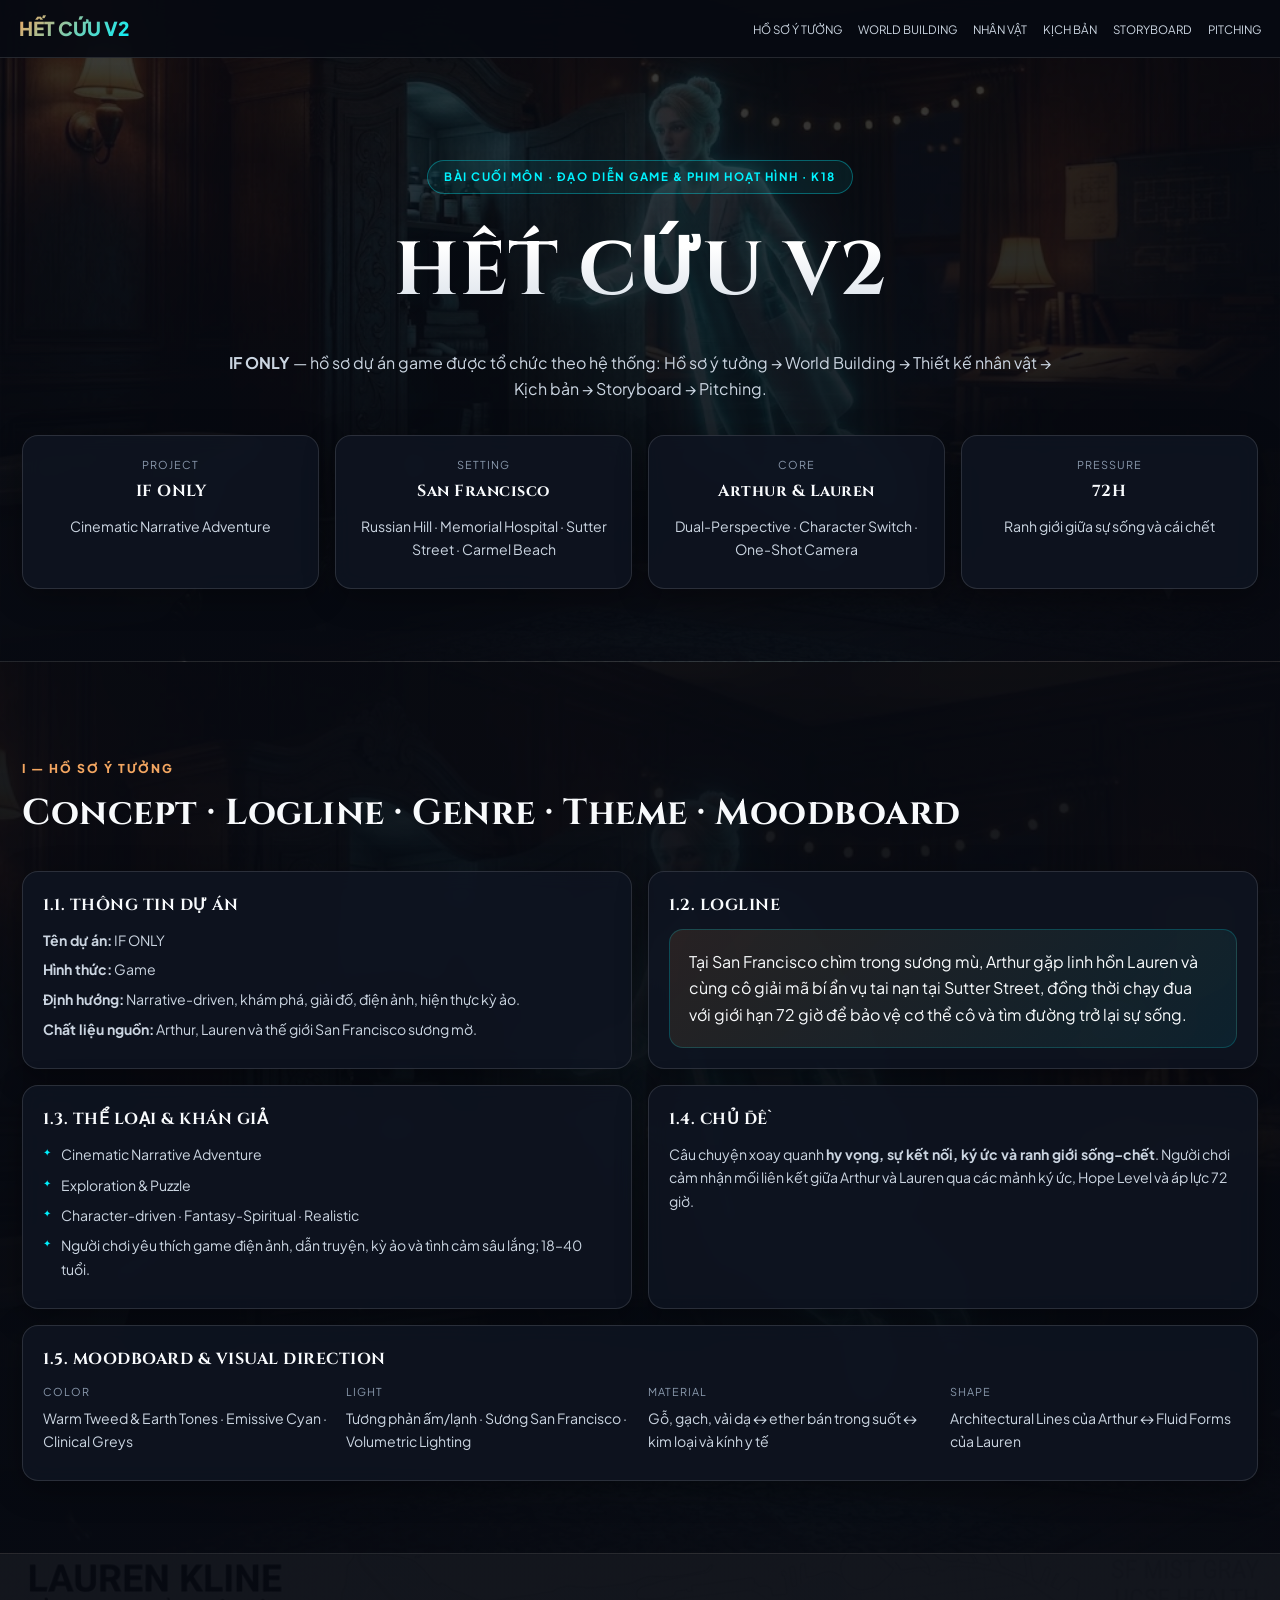
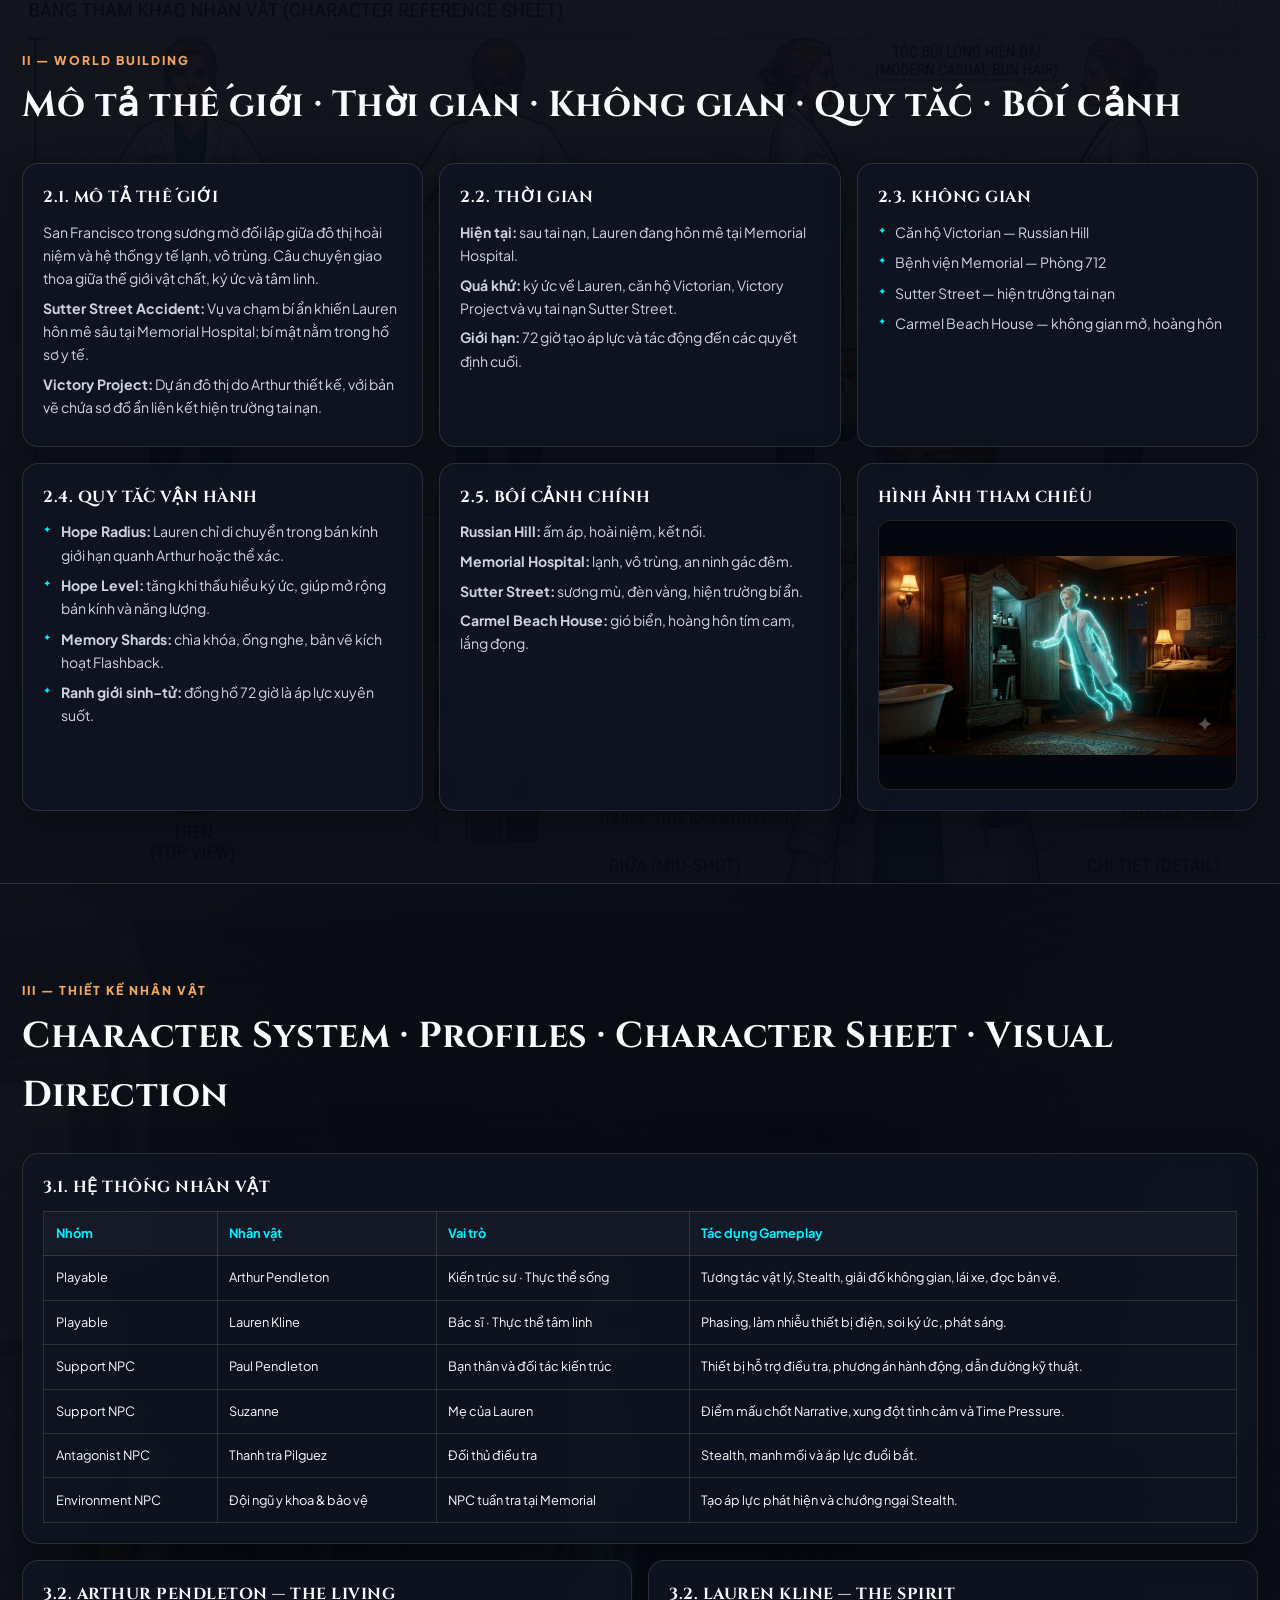
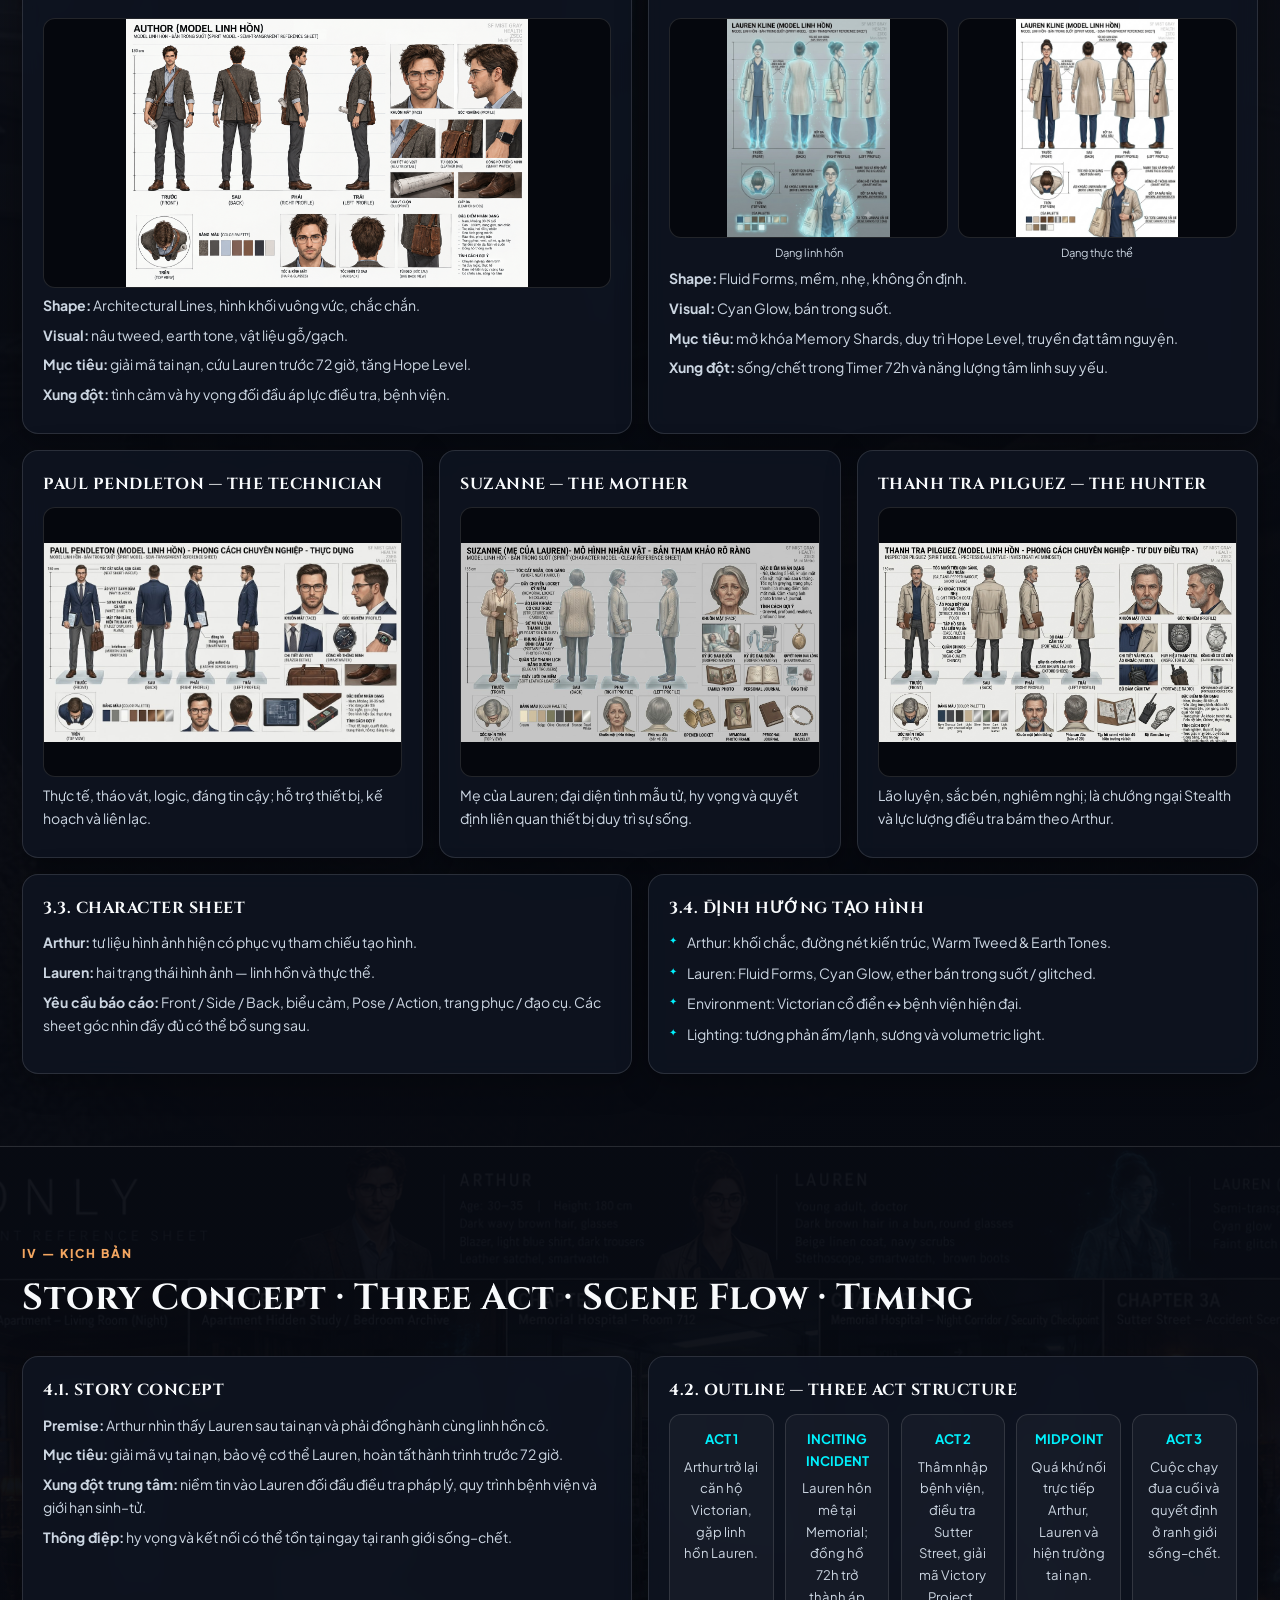
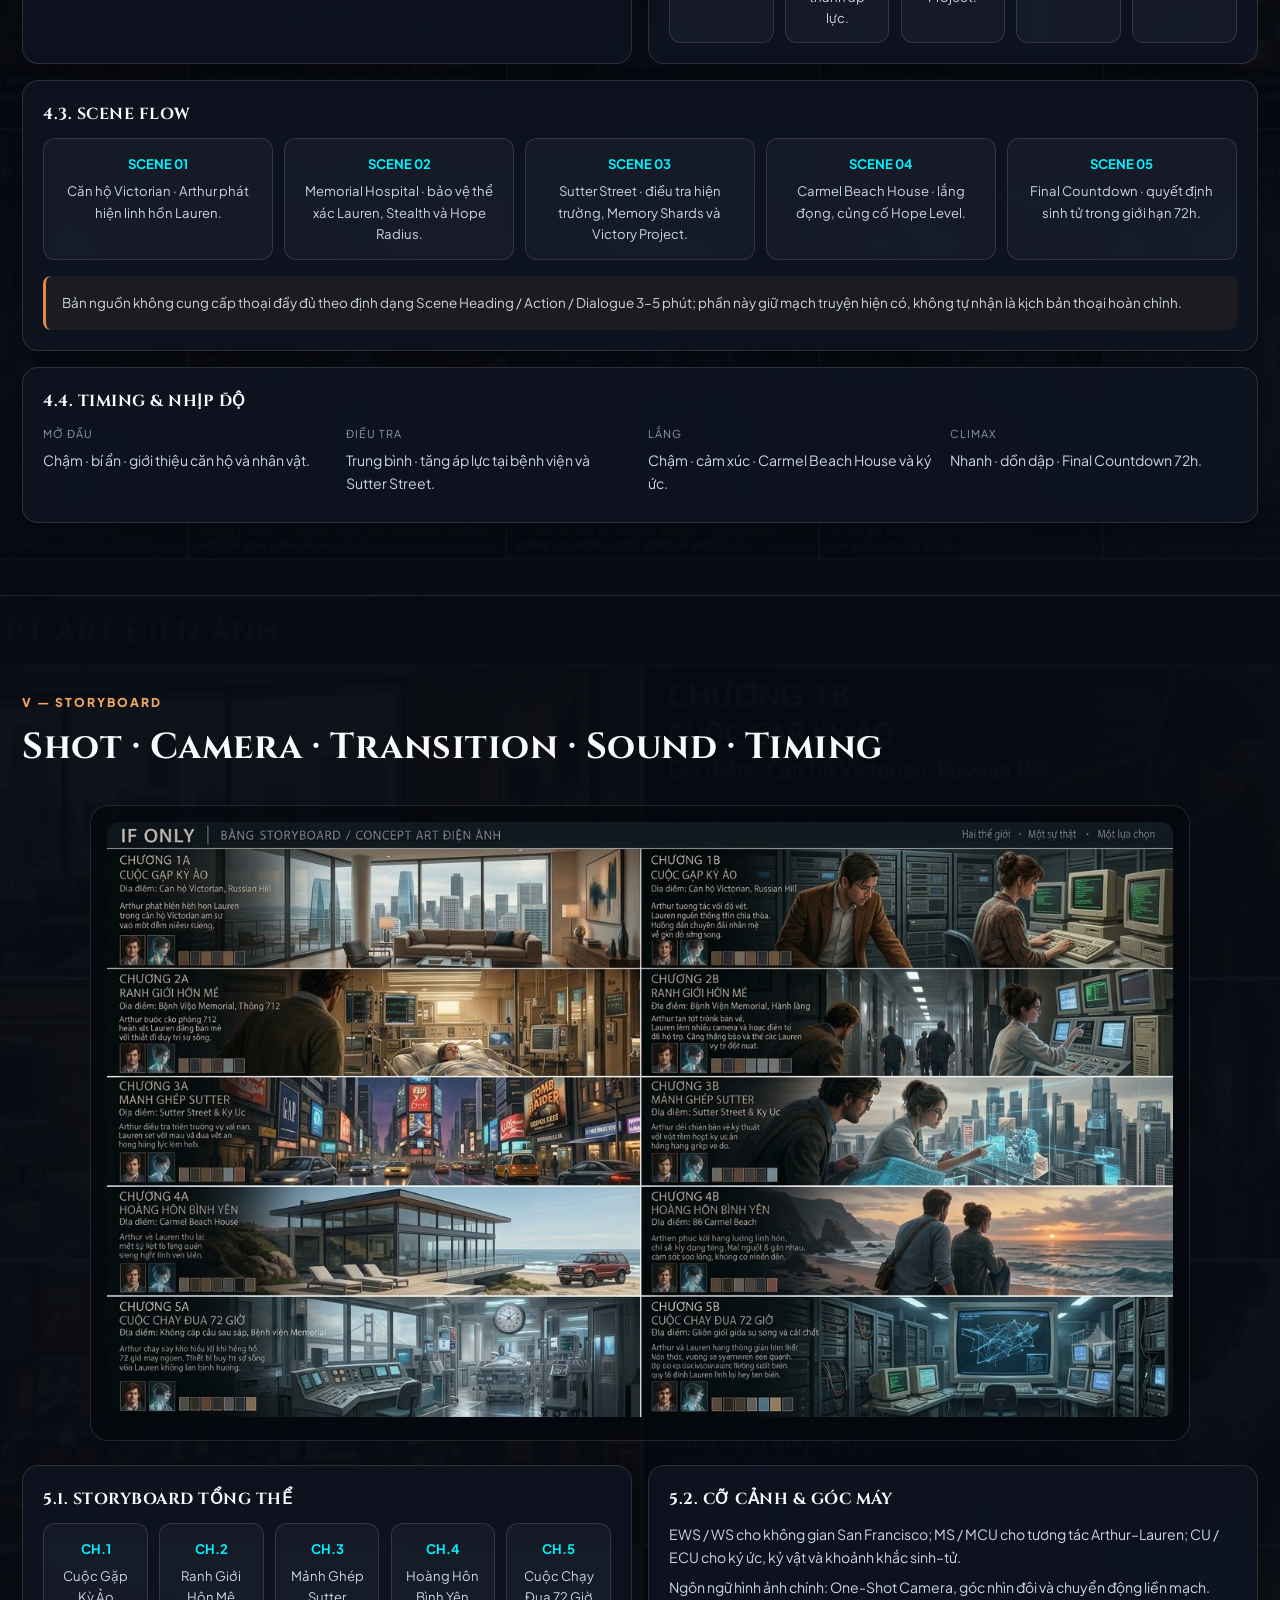
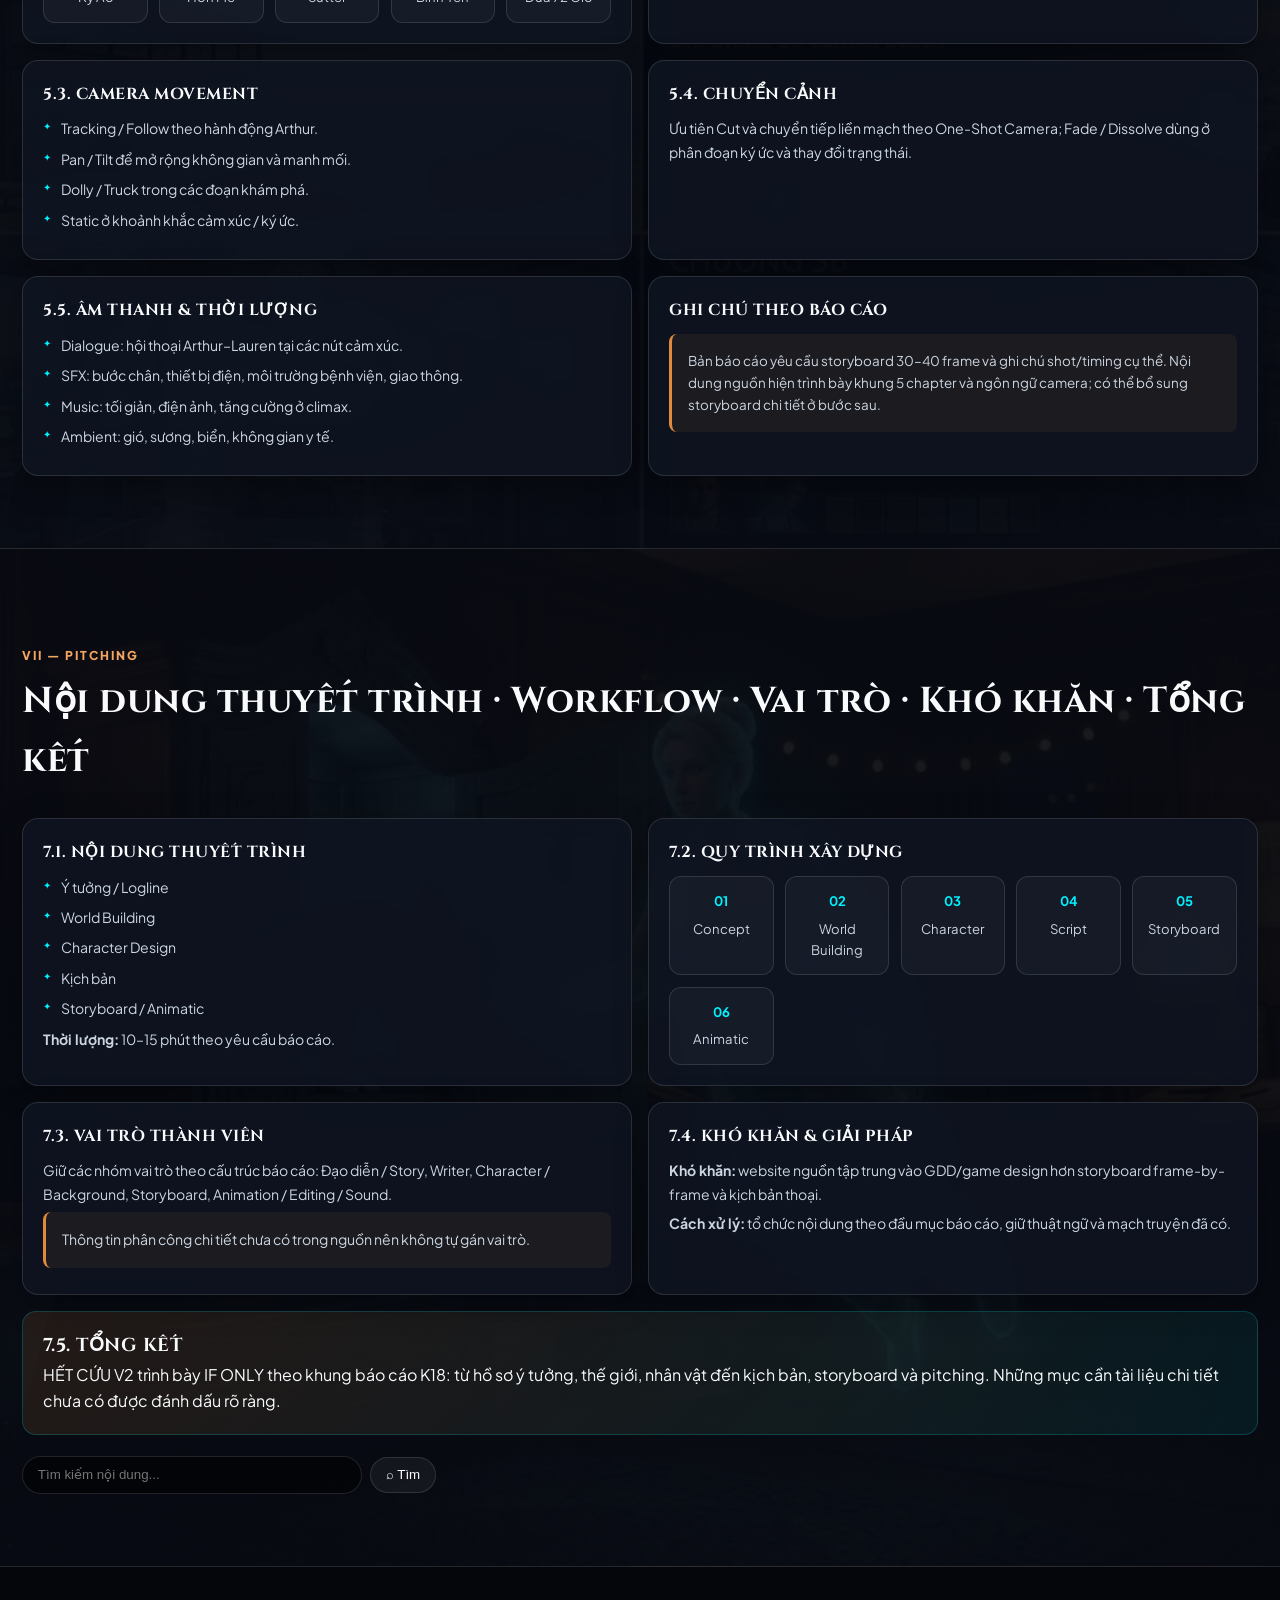
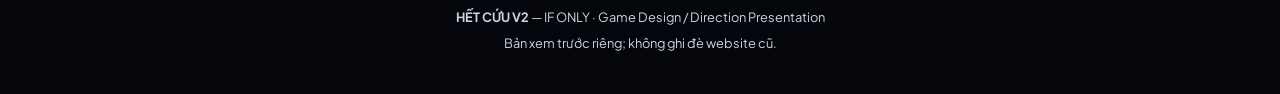
<file: het-cuu-v2-ban-moi/index.html>
<!DOCTYPE html>
<html lang="vi">
<head>
<meta charset="UTF-8">
<meta name="viewport" content="width=device-width, initial-scale=1">
<title>HẾT CỨU V2 — IF ONLY</title>
<link href="https://fonts.googleapis.com/css2?family=Plus+Jakarta+Sans:wght@300;400;600;700;800&family=Cinzel:wght@600;800&display=swap" rel="stylesheet">
<style>
:root{--bg:#070a12;--card:rgba(14,20,33,.86);--line:rgba(255,255,255,.12);--warm:#e08a3e;--warm2:#f3a661;--cyan:#00f2fe;--text:#f8fafc;--muted:#cbd5e1;--grey:#8a99ad}
*{box-sizing:border-box;margin:0;padding:0}html{scroll-behavior:smooth;scroll-padding-top:90px}
body{font-family:'Plus Jakarta Sans',sans-serif;background:var(--bg);color:var(--text);line-height:1.65;overflow-x:hidden}
h1,h2,h3{font-family:Cinzel,serif;letter-spacing:.5px}a{color:inherit}
nav{position:fixed;top:0;left:0;right:0;z-index:10;background:rgba(7,10,18,.92);backdrop-filter:blur(16px);border-bottom:1px solid var(--line);padding:.8rem 1.2rem;display:flex;align-items:center;justify-content:space-between;gap:1rem}
.brand{font-size:1.2rem;font-weight:800;background:linear-gradient(135deg,var(--warm2),var(--cyan));background-clip:text;color:transparent;white-space:nowrap}
.nav-links{display:flex;gap:1rem;list-style:none;overflow:auto}.nav-links a{text-decoration:none;color:var(--muted);font-size:.72rem;text-transform:uppercase;white-space:nowrap}.nav-links a:hover{color:var(--cyan)}
.container{max-width:1280px;margin:auto;padding:0 1.4rem}header,section{position:relative;padding:6rem 0 4.5rem;border-bottom:1px solid var(--line);background-size:cover;background-position:center}
.hero{padding-top:10rem;text-align:center;background-image:linear-gradient(180deg,rgba(7,10,18,.78),rgba(7,10,18,.96)),url('../images/924acbcd-d333-4de1-b22e-fde067699191.jpg')}
section{background-image:linear-gradient(180deg,rgba(7,10,18,.96),rgba(7,10,18,.97))}
#concept,#pitching{background-image:linear-gradient(180deg,rgba(7,10,18,.92),rgba(7,10,18,.97)),url('../images/924acbcd-d333-4de1-b22e-fde067699191.jpg')}
#world{background-image:linear-gradient(180deg,rgba(7,10,18,.94),rgba(7,10,18,.97)),url('../images/Gemini_Generated_Image_aydfaiaydfaiaydf.png')}
#characters{background-image:linear-gradient(180deg,rgba(7,10,18,.95),rgba(7,10,18,.97)),url('../images/Gemini_Generated_Image_vzkognvzkognvzko.png')}
#script{background-image:linear-gradient(180deg,rgba(7,10,18,.95),rgba(7,10,18,.97)),url('../images/ChatGPT Image 22_30_20 26 thg 9, 2026 (2).png')}
#storyboard{background-image:linear-gradient(180deg,rgba(7,10,18,.96),rgba(7,10,18,.97)),url('../images/chapter.jpg')}
.tag{display:inline-block;padding:.4rem 1rem;border:1px solid #00f2fe55;background:#00f2fe12;border-radius:99px;color:var(--cyan);font-size:.72rem;font-weight:700;letter-spacing:1.5px}
.hero h1{font-size:clamp(2.7rem,7vw,4.7rem);margin:1rem 0;background:linear-gradient(180deg,#fff 30%,var(--muted));background-clip:text;color:transparent}
.subtitle{max-width:850px;margin:0 auto 2rem;color:var(--muted)}
.hero-grid,.grid-2,.grid-3,.grid-4{display:grid;gap:1rem}.hero-grid,.grid-4{grid-template-columns:repeat(4,minmax(0,1fr))}.grid-2{grid-template-columns:repeat(2,minmax(0,1fr))}.grid-3{grid-template-columns:repeat(3,minmax(0,1fr))}
.card{background:var(--card);border:1px solid var(--line);border-radius:16px;padding:1.25rem;backdrop-filter:blur(10px);box-shadow:0 8px 32px #0005;min-width:0}.card h3{font-size:1rem;margin-bottom:.65rem}.card p{font-size:.88rem;color:var(--muted);margin:.4rem 0}
.kicker{font-size:.76rem;color:var(--warm2);letter-spacing:2px;text-transform:uppercase;margin-bottom:.4rem;font-weight:800}.section-title{font-size:clamp(1.6rem,3vw,2.25rem);margin-bottom:1.7rem}
.meta{display:block;color:var(--grey);font-size:.68rem;text-transform:uppercase;letter-spacing:1px;margin-bottom:.3rem}
ul.clean{list-style:none}ul.clean li{position:relative;padding-left:1.1rem;color:var(--muted);font-size:.88rem;margin:.45rem 0}ul.clean li:before{content:'✦';position:absolute;left:0;color:var(--cyan);font-size:.65rem}
.highlight{background:linear-gradient(135deg,#e08a3e20,#00f2fe12);border:1px solid #00f2fe30;border-radius:14px;padding:1.2rem}
.timeline{display:grid;grid-template-columns:repeat(5,minmax(0,1fr));gap:.7rem}.step{background:#ffffff09;border:1px solid var(--line);border-radius:12px;padding:.85rem;text-align:center;font-size:.82rem;color:var(--muted)}.step strong{display:block;color:var(--cyan);margin-bottom:.35rem}
.note{padding:1rem;border-left:3px solid var(--warm);background:#e08a3e12;color:var(--muted);border-radius:8px;font-size:.84rem}
.table-wrap{overflow:auto}table{width:100%;min-width:760px;border-collapse:collapse}th,td{border:1px solid var(--line);padding:.7rem;text-align:left;vertical-align:top;font-size:.8rem}th{color:var(--cyan);background:#ffffff08}
.img-card img{width:100%;height:270px;object-fit:contain;background:#05070d;border:1px solid var(--line);border-radius:12px;display:block}.pair{display:grid;grid-template-columns:1fr 1fr;gap:.6rem}.pair img{height:220px}.caption{text-align:center;color:var(--muted);font-size:.7rem;margin-top:.3rem}
.chapter-main{max-width:1100px;margin:0 auto 1.5rem;padding:1rem;border-radius:18px;border:1px solid var(--line);background:#05070dbb}.chapter-main img{width:100%;max-height:760px;object-fit:contain;border-radius:12px}
.search{display:flex;gap:.5rem;align-items:center;margin-top:1.3rem;flex-wrap:wrap}.search input{width:100%;max-width:340px;background:#0008;border:1px solid var(--line);border-radius:999px;padding:.65rem .9rem;color:white}.search button{border:1px solid var(--line);background:#ffffff0d;color:white;border-radius:999px;padding:.6rem .9rem;cursor:pointer}.status{font-size:.75rem;color:var(--cyan)}
footer{padding:2.5rem 0;text-align:center;color:var(--muted);font-size:.8rem;background:#04060b}
@media(max-width:1000px){.hero-grid,.grid-4{grid-template-columns:repeat(2,minmax(0,1fr))}.timeline{grid-template-columns:repeat(2,minmax(0,1fr))}}
@media(max-width:760px){nav{align-items:flex-start;flex-direction:column}.nav-links{width:100%}.grid-2,.grid-3,.grid-4,.hero-grid,.timeline{grid-template-columns:1fr}.container{padding:0 1rem}.pair{grid-template-columns:1fr}header,section{padding:5rem 0 3rem}}
</style>
</head>
<body>
<nav><div class="brand">HẾT CỨU V2</div><ul class="nav-links"><li><a href="#concept">Hồ sơ ý tưởng</a></li><li><a href="#world">World Building</a></li><li><a href="#characters">Nhân vật</a></li><li><a href="#script">Kịch bản</a></li><li><a href="#storyboard">Storyboard</a></li><li><a href="#pitching">Pitching</a></li></ul></nav>
<header class="hero"><div class="container"><span class="tag">BÀI CUỐI MÔN · ĐẠO DIỄN GAME & PHIM HOẠT HÌNH · K18</span><h1>HẾT CỨU V2</h1><p class="subtitle"><strong>IF ONLY</strong> — hồ sơ dự án game được tổ chức theo hệ thống: Hồ sơ ý tưởng → World Building → Thiết kế nhân vật → Kịch bản → Storyboard → Pitching.</p><div class="hero-grid"><div class="card"><span class="meta">Project</span><h3>IF ONLY</h3><p>Cinematic Narrative Adventure</p></div><div class="card"><span class="meta">Setting</span><h3>San Francisco</h3><p>Russian Hill · Memorial Hospital · Sutter Street · Carmel Beach</p></div><div class="card"><span class="meta">Core</span><h3>Arthur & Lauren</h3><p>Dual-Perspective · Character Switch · One-Shot Camera</p></div><div class="card"><span class="meta">Pressure</span><h3>72H</h3><p>Ranh giới giữa sự sống và cái chết</p></div></div></div></header>
<section id="concept"><div class="container"><div class="kicker">I — HỒ SƠ Ý TƯỞNG</div><h2 class="section-title">Concept · Logline · Genre · Theme · Moodboard</h2><div class="grid-2"><div class="card"><h3>1.1. THÔNG TIN DỰ ÁN</h3><p><b>Tên dự án:</b> IF ONLY</p><p><b>Hình thức:</b> Game</p><p><b>Định hướng:</b> Narrative-driven, khám phá, giải đố, điện ảnh, hiện thực kỳ ảo.</p><p><b>Chất liệu nguồn:</b> Arthur, Lauren và thế giới San Francisco sương mờ.</p></div><div class="card"><h3>1.2. LOGLINE</h3><div class="highlight">Tại San Francisco chìm trong sương mù, Arthur gặp linh hồn Lauren và cùng cô giải mã bí ẩn vụ tai nạn tại Sutter Street, đồng thời chạy đua với giới hạn 72 giờ để bảo vệ cơ thể cô và tìm đường trở lại sự sống.</div></div><div class="card"><h3>1.3. THỂ LOẠI & KHÁN GIẢ</h3><ul class="clean"><li>Cinematic Narrative Adventure</li><li>Exploration & Puzzle</li><li>Character-driven · Fantasy-Spiritual · Realistic</li><li>Người chơi yêu thích game điện ảnh, dẫn truyện, kỳ ảo và tình cảm sâu lắng; 18–40 tuổi.</li></ul></div><div class="card"><h3>1.4. CHỦ ĐỀ</h3><p>Câu chuyện xoay quanh <b>hy vọng, sự kết nối, ký ức và ranh giới sống–chết</b>. Người chơi cảm nhận mối liên kết giữa Arthur và Lauren qua các mảnh ký ức, Hope Level và áp lực 72 giờ.</p></div></div><div class="card" style="margin-top:1rem"><h3>1.5. MOODBOARD & VISUAL DIRECTION</h3><div class="grid-4"><div><span class="meta">Color</span><p>Warm Tweed & Earth Tones · Emissive Cyan · Clinical Greys</p></div><div><span class="meta">Light</span><p>Tương phản ấm/lạnh · Sương San Francisco · Volumetric Lighting</p></div><div><span class="meta">Material</span><p>Gỗ, gạch, vải dạ ↔ ether bán trong suốt ↔ kim loại và kính y tế</p></div><div><span class="meta">Shape</span><p>Architectural Lines của Arthur ↔ Fluid Forms của Lauren</p></div></div></div></div></section>
<section id="world"><div class="container"><div class="kicker">II — WORLD BUILDING</div><h2 class="section-title">Mô tả thế giới · Thời gian · Không gian · Quy tắc · Bối cảnh</h2><div class="grid-3"><div class="card"><h3>2.1. MÔ TẢ THẾ GIỚI</h3><p>San Francisco trong sương mờ đối lập giữa đô thị hoài niệm và hệ thống y tế lạnh, vô trùng. Câu chuyện giao thoa giữa thế giới vật chất, ký ức và tâm linh.</p><p><b>Sutter Street Accident:</b> Vụ va chạm bí ẩn khiến Lauren hôn mê sâu tại Memorial Hospital; bí mật nằm trong hồ sơ y tế.</p><p><b>Victory Project:</b> Dự án đô thị do Arthur thiết kế, với bản vẽ chứa sơ đồ ẩn liên kết hiện trường tai nạn.</p></div><div class="card"><h3>2.2. THỜI GIAN</h3><p><b>Hiện tại:</b> sau tai nạn, Lauren đang hôn mê tại Memorial Hospital.</p><p><b>Quá khứ:</b> ký ức về Lauren, căn hộ Victorian, Victory Project và vụ tai nạn Sutter Street.</p><p><b>Giới hạn:</b> 72 giờ tạo áp lực và tác động đến các quyết định cuối.</p></div><div class="card"><h3>2.3. KHÔNG GIAN</h3><ul class="clean"><li>Căn hộ Victorian — Russian Hill</li><li>Bệnh viện Memorial — Phòng 712</li><li>Sutter Street — hiện trường tai nạn</li><li>Carmel Beach House — không gian mở, hoàng hôn</li></ul></div><div class="card"><h3>2.4. QUY TẮC VẬN HÀNH</h3><ul class="clean"><li><b>Hope Radius:</b> Lauren chỉ di chuyển trong bán kính giới hạn quanh Arthur hoặc thể xác.</li><li><b>Hope Level:</b> tăng khi thấu hiểu ký ức, giúp mở rộng bán kính và năng lượng.</li><li><b>Memory Shards:</b> chìa khóa, ống nghe, bản vẽ kích hoạt Flashback.</li><li><b>Ranh giới sinh–tử:</b> đồng hồ 72 giờ là áp lực xuyên suốt.</li></ul></div><div class="card"><h3>2.5. BỐI CẢNH CHÍNH</h3><p><b>Russian Hill:</b> ấm áp, hoài niệm, kết nối.</p><p><b>Memorial Hospital:</b> lạnh, vô trùng, an ninh gác đêm.</p><p><b>Sutter Street:</b> sương mù, đèn vàng, hiện trường bí ẩn.</p><p><b>Carmel Beach House:</b> gió biển, hoàng hôn tím cam, lắng đọng.</p></div><div class="card img-card"><h3>HÌNH ẢNH THAM CHIẾU</h3><img src="../images/924acbcd-d333-4de1-b22e-fde067699191.jpg" alt="Tư liệu hình ảnh IF ONLY"></div></div></div></section>
<section id="characters"><div class="container"><div class="kicker">III — THIẾT KẾ NHÂN VẬT</div><h2 class="section-title">Character System · Profiles · Character Sheet · Visual Direction</h2><div class="card table-wrap"><h3>3.1. HỆ THỐNG NHÂN VẬT</h3><table><thead><tr><th>Nhóm</th><th>Nhân vật</th><th>Vai trò</th><th>Tác dụng Gameplay</th></tr></thead><tbody><tr><td>Playable</td><td>Arthur Pendleton</td><td>Kiến trúc sư · Thực thể sống</td><td>Tương tác vật lý, Stealth, giải đố không gian, lái xe, đọc bản vẽ.</td></tr><tr><td>Playable</td><td>Lauren Kline</td><td>Bác sĩ · Thực thể tâm linh</td><td>Phasing, làm nhiễu thiết bị điện, soi ký ức, phát sáng.</td></tr><tr><td>Support NPC</td><td>Paul Pendleton</td><td>Bạn thân và đối tác kiến trúc</td><td>Thiết bị hỗ trợ điều tra, phương án hành động, dẫn đường kỹ thuật.</td></tr><tr><td>Support NPC</td><td>Suzanne</td><td>Mẹ của Lauren</td><td>Điểm mấu chốt Narrative, xung đột tình cảm và Time Pressure.</td></tr><tr><td>Antagonist NPC</td><td>Thanh tra Pilguez</td><td>Đối thủ điều tra</td><td>Stealth, manh mối và áp lực đuổi bắt.</td></tr><tr><td>Environment NPC</td><td>Đội ngũ y khoa & bảo vệ</td><td>NPC tuần tra tại Memorial</td><td>Tạo áp lực phát hiện và chướng ngại Stealth.</td></tr></tbody></table></div><div class="grid-2" style="margin-top:1rem"><div class="card img-card"><h3>3.2. ARTHUR PENDLETON — THE LIVING</h3><img src="../images/auther.png" alt="Arthur Pendleton"><p><b>Shape:</b> Architectural Lines, hình khối vuông vức, chắc chắn.</p><p><b>Visual:</b> nâu tweed, earth tone, vật liệu gỗ/gạch.</p><p><b>Mục tiêu:</b> giải mã tai nạn, cứu Lauren trước 72 giờ, tăng Hope Level.</p><p><b>Xung đột:</b> tình cảm và hy vọng đối đầu áp lực điều tra, bệnh viện.</p></div><div class="card img-card"><h3>3.2. LAUREN KLINE — THE SPIRIT</h3><div class="pair"><div><img src="../images/lauren dạng linh hồn.png" alt="Lauren dạng linh hồn"><div class="caption">Dạng linh hồn</div></div><div><img src="../images/lauren dạng thực thể.png" alt="Lauren dạng thực thể"><div class="caption">Dạng thực thể</div></div></div><p><b>Shape:</b> Fluid Forms, mềm, nhẹ, không ổn định.</p><p><b>Visual:</b> Cyan Glow, bán trong suốt.</p><p><b>Mục tiêu:</b> mở khóa Memory Shards, duy trì Hope Level, truyền đạt tâm nguyện.</p><p><b>Xung đột:</b> sống/chết trong Timer 72h và năng lượng tâm linh suy yếu.</p></div></div><div class="grid-3" style="margin-top:1rem"><div class="card img-card"><h3>PAUL PENDLETON — THE TECHNICIAN</h3><img src="../images/paul pendltion.jpg" alt="Paul"><p>Thực tế, tháo vát, logic, đáng tin cậy; hỗ trợ thiết bị, kế hoạch và liên lạc.</p></div><div class="card img-card"><h3>SUZANNE — THE MOTHER</h3><img src="../images/suzamne.jpg" alt="Suzanne"><p>Mẹ của Lauren; đại diện tình mẫu tử, hy vọng và quyết định liên quan thiết bị duy trì sự sống.</p></div><div class="card img-card"><h3>THANH TRA PILGUEZ — THE HUNTER</h3><img src="../images/thanh tra Pilguez.png" alt="Thanh tra Pilguez"><p>Lão luyện, sắc bén, nghiêm nghị; là chướng ngại Stealth và lực lượng điều tra bám theo Arthur.</p></div></div><div class="grid-2" style="margin-top:1rem"><div class="card"><h3>3.3. CHARACTER SHEET</h3><p><b>Arthur:</b> tư liệu hình ảnh hiện có phục vụ tham chiếu tạo hình.</p><p><b>Lauren:</b> hai trạng thái hình ảnh — linh hồn và thực thể.</p><p><b>Yêu cầu báo cáo:</b> Front / Side / Back, biểu cảm, Pose / Action, trang phục / đạo cụ. Các sheet góc nhìn đầy đủ có thể bổ sung sau.</p></div><div class="card"><h3>3.4. ĐỊNH HƯỚNG TẠO HÌNH</h3><ul class="clean"><li>Arthur: khối chắc, đường nét kiến trúc, Warm Tweed & Earth Tones.</li><li>Lauren: Fluid Forms, Cyan Glow, ether bán trong suốt / glitched.</li><li>Environment: Victorian cổ điển ↔ bệnh viện hiện đại.</li><li>Lighting: tương phản ấm/lạnh, sương và volumetric light.</li></ul></div></div></div></section>
<section id="script"><div class="container"><div class="kicker">IV — KỊCH BẢN</div><h2 class="section-title">Story Concept · Three Act · Scene Flow · Timing</h2><div class="grid-2"><div class="card"><h3>4.1. STORY CONCEPT</h3><p><b>Premise:</b> Arthur nhìn thấy Lauren sau tai nạn và phải đồng hành cùng linh hồn cô.</p><p><b>Mục tiêu:</b> giải mã vụ tai nạn, bảo vệ cơ thể Lauren, hoàn tất hành trình trước 72 giờ.</p><p><b>Xung đột trung tâm:</b> niềm tin vào Lauren đối đầu điều tra pháp lý, quy trình bệnh viện và giới hạn sinh–tử.</p><p><b>Thông điệp:</b> hy vọng và kết nối có thể tồn tại ngay tại ranh giới sống–chết.</p></div><div class="card"><h3>4.2. OUTLINE — THREE ACT STRUCTURE</h3><div class="timeline"><div class="step"><strong>ACT 1</strong>Arthur trở lại căn hộ Victorian, gặp linh hồn Lauren.</div><div class="step"><strong>INCITING INCIDENT</strong>Lauren hôn mê tại Memorial; đồng hồ 72h trở thành áp lực.</div><div class="step"><strong>ACT 2</strong>Thâm nhập bệnh viện, điều tra Sutter Street, giải mã Victory Project.</div><div class="step"><strong>MIDPOINT</strong>Quá khứ nối trực tiếp Arthur, Lauren và hiện trường tai nạn.</div><div class="step"><strong>ACT 3</strong>Cuộc chạy đua cuối và quyết định ở ranh giới sống–chết.</div></div></div></div><div class="card" style="margin-top:1rem"><h3>4.3. SCENE FLOW</h3><div class="timeline"><div class="step"><strong>SCENE 01</strong>Căn hộ Victorian · Arthur phát hiện linh hồn Lauren.</div><div class="step"><strong>SCENE 02</strong>Memorial Hospital · bảo vệ thể xác Lauren, Stealth và Hope Radius.</div><div class="step"><strong>SCENE 03</strong>Sutter Street · điều tra hiện trường, Memory Shards và Victory Project.</div><div class="step"><strong>SCENE 04</strong>Carmel Beach House · lắng đọng, củng cố Hope Level.</div><div class="step"><strong>SCENE 05</strong>Final Countdown · quyết định sinh tử trong giới hạn 72h.</div></div><div class="note" style="margin-top:1rem">Bản nguồn không cung cấp thoại đầy đủ theo định dạng Scene Heading / Action / Dialogue 3–5 phút; phần này giữ mạch truyện hiện có, không tự nhận là kịch bản thoại hoàn chỉnh.</div></div><div class="card" style="margin-top:1rem"><h3>4.4. TIMING & NHỊP ĐỘ</h3><div class="grid-4"><div><span class="meta">Mở đầu</span><p>Chậm · bí ẩn · giới thiệu căn hộ và nhân vật.</p></div><div><span class="meta">Điều tra</span><p>Trung bình · tăng áp lực tại bệnh viện và Sutter Street.</p></div><div><span class="meta">Lắng</span><p>Chậm · cảm xúc · Carmel Beach House và ký ức.</p></div><div><span class="meta">Climax</span><p>Nhanh · dồn dập · Final Countdown 72h.</p></div></div></div></div></section>
<section id="storyboard"><div class="container"><div class="kicker">V — STORYBOARD</div><h2 class="section-title">Shot · Camera · Transition · Sound · Timing</h2><div class="chapter-main"><img src="../images/chapter.jpg" alt="Tổng quan 5 Chapter của IF ONLY"></div><div class="grid-2"><div class="card"><h3>5.1. STORYBOARD TỔNG THỂ</h3><div class="timeline"><div class="step"><strong>CH.1</strong>Cuộc Gặp Kỳ Ảo</div><div class="step"><strong>CH.2</strong>Ranh Giới Hôn Mê</div><div class="step"><strong>CH.3</strong>Mảnh Ghép Sutter</div><div class="step"><strong>CH.4</strong>Hoàng Hôn Bình Yên</div><div class="step"><strong>CH.5</strong>Cuộc Chạy Đua 72 Giờ</div></div></div><div class="card"><h3>5.2. CỠ CẢNH & GÓC MÁY</h3><p>EWS / WS cho không gian San Francisco; MS / MCU cho tương tác Arthur–Lauren; CU / ECU cho ký ức, kỷ vật và khoảnh khắc sinh–tử.</p><p>Ngôn ngữ hình ảnh chính: One-Shot Camera, góc nhìn đôi và chuyển động liền mạch.</p></div><div class="card"><h3>5.3. CAMERA MOVEMENT</h3><ul class="clean"><li>Tracking / Follow theo hành động Arthur.</li><li>Pan / Tilt để mở rộng không gian và manh mối.</li><li>Dolly / Truck trong các đoạn khám phá.</li><li>Static ở khoảnh khắc cảm xúc / ký ức.</li></ul></div><div class="card"><h3>5.4. CHUYỂN CẢNH</h3><p>Ưu tiên Cut và chuyển tiếp liền mạch theo One-Shot Camera; Fade / Dissolve dùng ở phân đoạn ký ức và thay đổi trạng thái.</p></div><div class="card"><h3>5.5. ÂM THANH & THỜI LƯỢNG</h3><ul class="clean"><li>Dialogue: hội thoại Arthur–Lauren tại các nút cảm xúc.</li><li>SFX: bước chân, thiết bị điện, môi trường bệnh viện, giao thông.</li><li>Music: tối giản, điện ảnh, tăng cường ở climax.</li><li>Ambient: gió, sương, biển, không gian y tế.</li></ul></div><div class="card"><h3>GHI CHÚ THEO BÁO CÁO</h3><div class="note">Bản báo cáo yêu cầu storyboard 30–40 frame và ghi chú shot/timing cụ thể. Nội dung nguồn hiện trình bày khung 5 chapter và ngôn ngữ camera; có thể bổ sung storyboard chi tiết ở bước sau.</div></div></div></div></section>
<section id="pitching"><div class="container"><div class="kicker">VII — PITCHING</div><h2 class="section-title">Nội dung thuyết trình · Workflow · Vai trò · Khó khăn · Tổng kết</h2><div class="grid-2"><div class="card"><h3>7.1. NỘI DUNG THUYẾT TRÌNH</h3><ul class="clean"><li>Ý tưởng / Logline</li><li>World Building</li><li>Character Design</li><li>Kịch bản</li><li>Storyboard / Animatic</li></ul><p><b>Thời lượng:</b> 10–15 phút theo yêu cầu báo cáo.</p></div><div class="card"><h3>7.2. QUY TRÌNH XÂY DỰNG</h3><div class="timeline"><div class="step"><strong>01</strong>Concept</div><div class="step"><strong>02</strong>World Building</div><div class="step"><strong>03</strong>Character</div><div class="step"><strong>04</strong>Script</div><div class="step"><strong>05</strong>Storyboard</div><div class="step"><strong>06</strong>Animatic</div></div></div><div class="card"><h3>7.3. VAI TRÒ THÀNH VIÊN</h3><p>Giữ các nhóm vai trò theo cấu trúc báo cáo: Đạo diễn / Story, Writer, Character / Background, Storyboard, Animation / Editing / Sound.</p><p class="note">Thông tin phân công chi tiết chưa có trong nguồn nên không tự gán vai trò.</p></div><div class="card"><h3>7.4. KHÓ KHĂN & GIẢI PHÁP</h3><p><b>Khó khăn:</b> website nguồn tập trung vào GDD/game design hơn storyboard frame-by-frame và kịch bản thoại.</p><p><b>Cách xử lý:</b> tổ chức nội dung theo đầu mục báo cáo, giữ thuật ngữ và mạch truyện đã có.</p></div></div><div class="highlight" style="margin-top:1rem"><h3>7.5. TỔNG KẾT</h3><p>HẾT CỨU V2 trình bày IF ONLY theo khung báo cáo K18: từ hồ sơ ý tưởng, thế giới, nhân vật đến kịch bản, storyboard và pitching. Những mục cần tài liệu chi tiết chưa có được đánh dấu rõ ràng.</p></div><div class="search"><input id="searchInput" type="search" placeholder="Tìm kiếm nội dung..."><button id="searchButton">⌕ Tìm</button><span class="status" id="searchStatus"></span></div></div></section>
<footer><div class="container"><p><strong>HẾT CỨU V2</strong> — IF ONLY · Game Design / Direction Presentation</p><p style="margin-top:.35rem">Bản xem trước riêng; không ghi đè website cũ.</p></div></footer>
<script>
function doSearch(){const q=document.getElementById('searchInput').value.toLowerCase().trim();let n=0;document.querySelectorAll('section .card,section .highlight').forEach(el=>{const hit=!!q&&el.innerText.toLowerCase().includes(q);el.style.outline=hit?'1px solid rgba(0,242,254,.7)':'';if(hit)n++});document.getElementById('searchStatus').textContent=q?'Tìm thấy '+n+' vùng nội dung':''}
document.getElementById('searchButton').addEventListener('click',doSearch);document.getElementById('searchInput').addEventListener('keydown',e=>{if(e.key==='Enter')doSearch()});
</script>
</body>
</html>
</file>
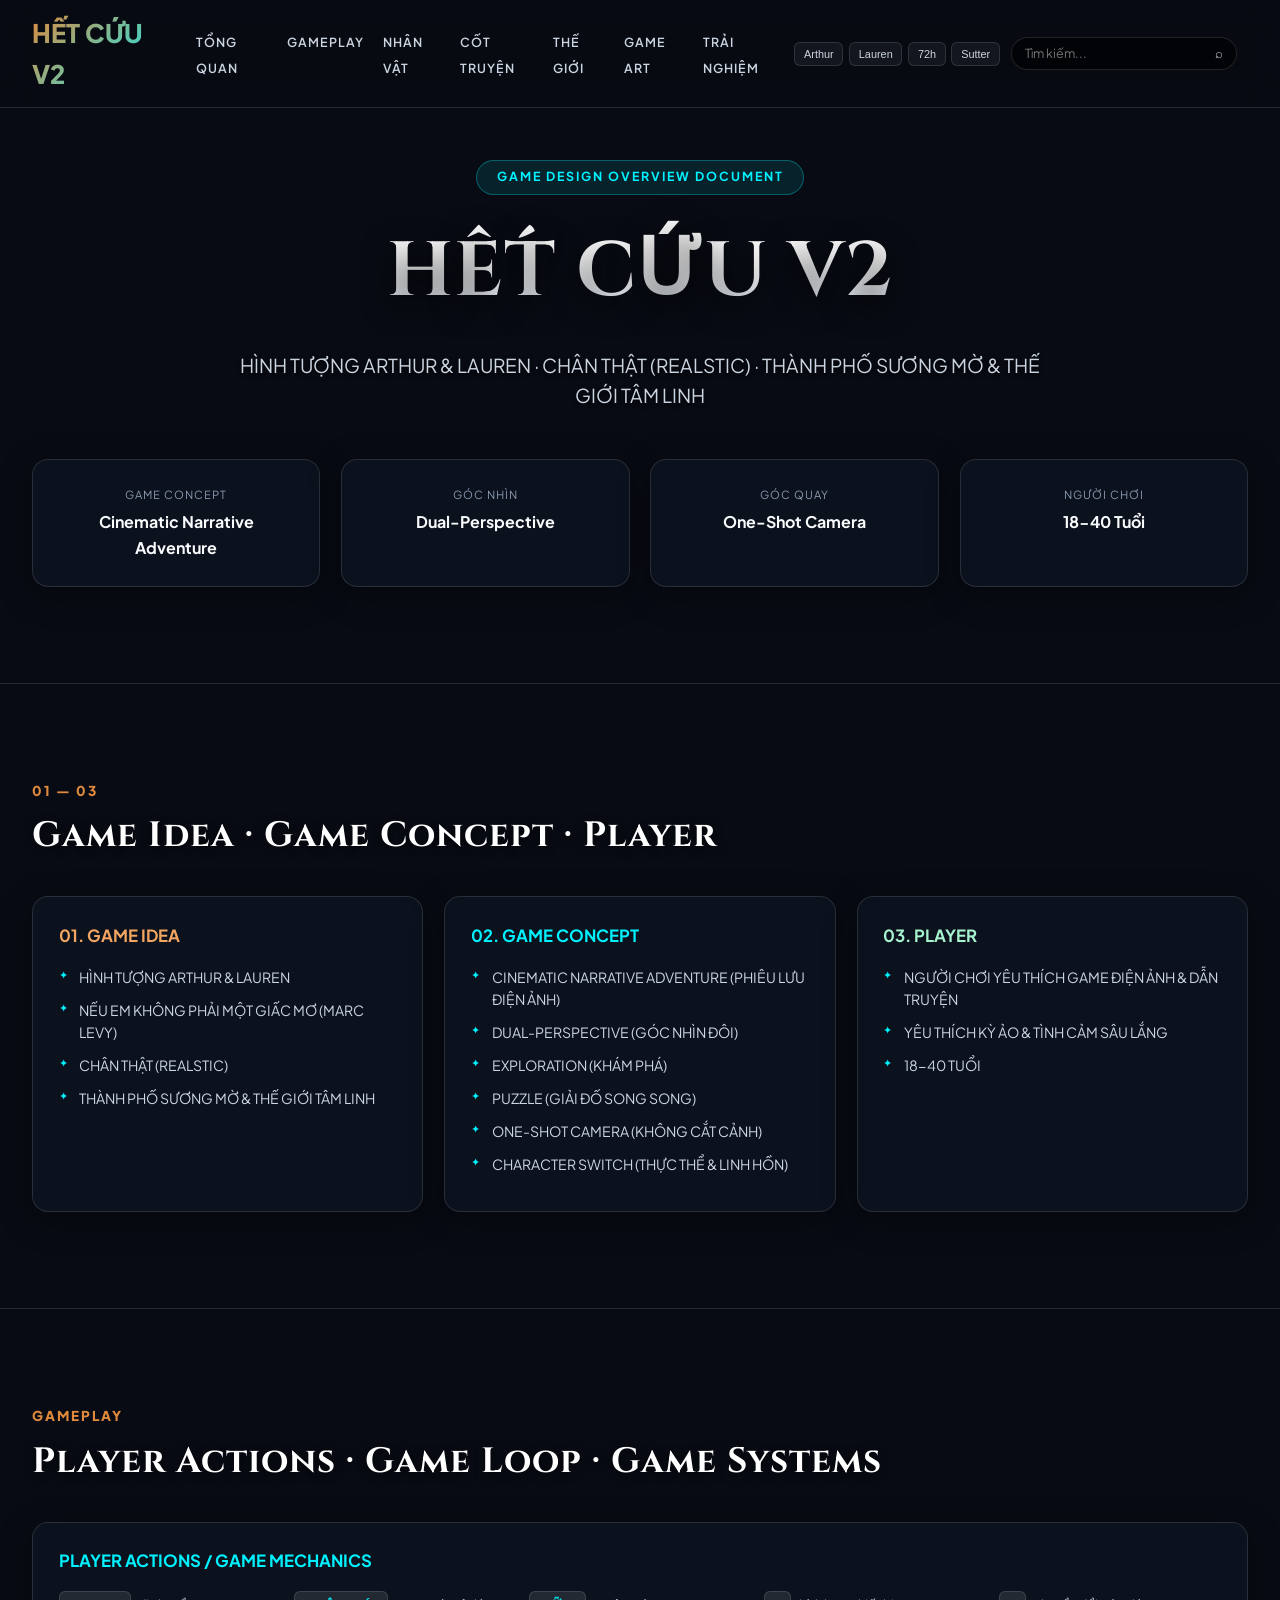
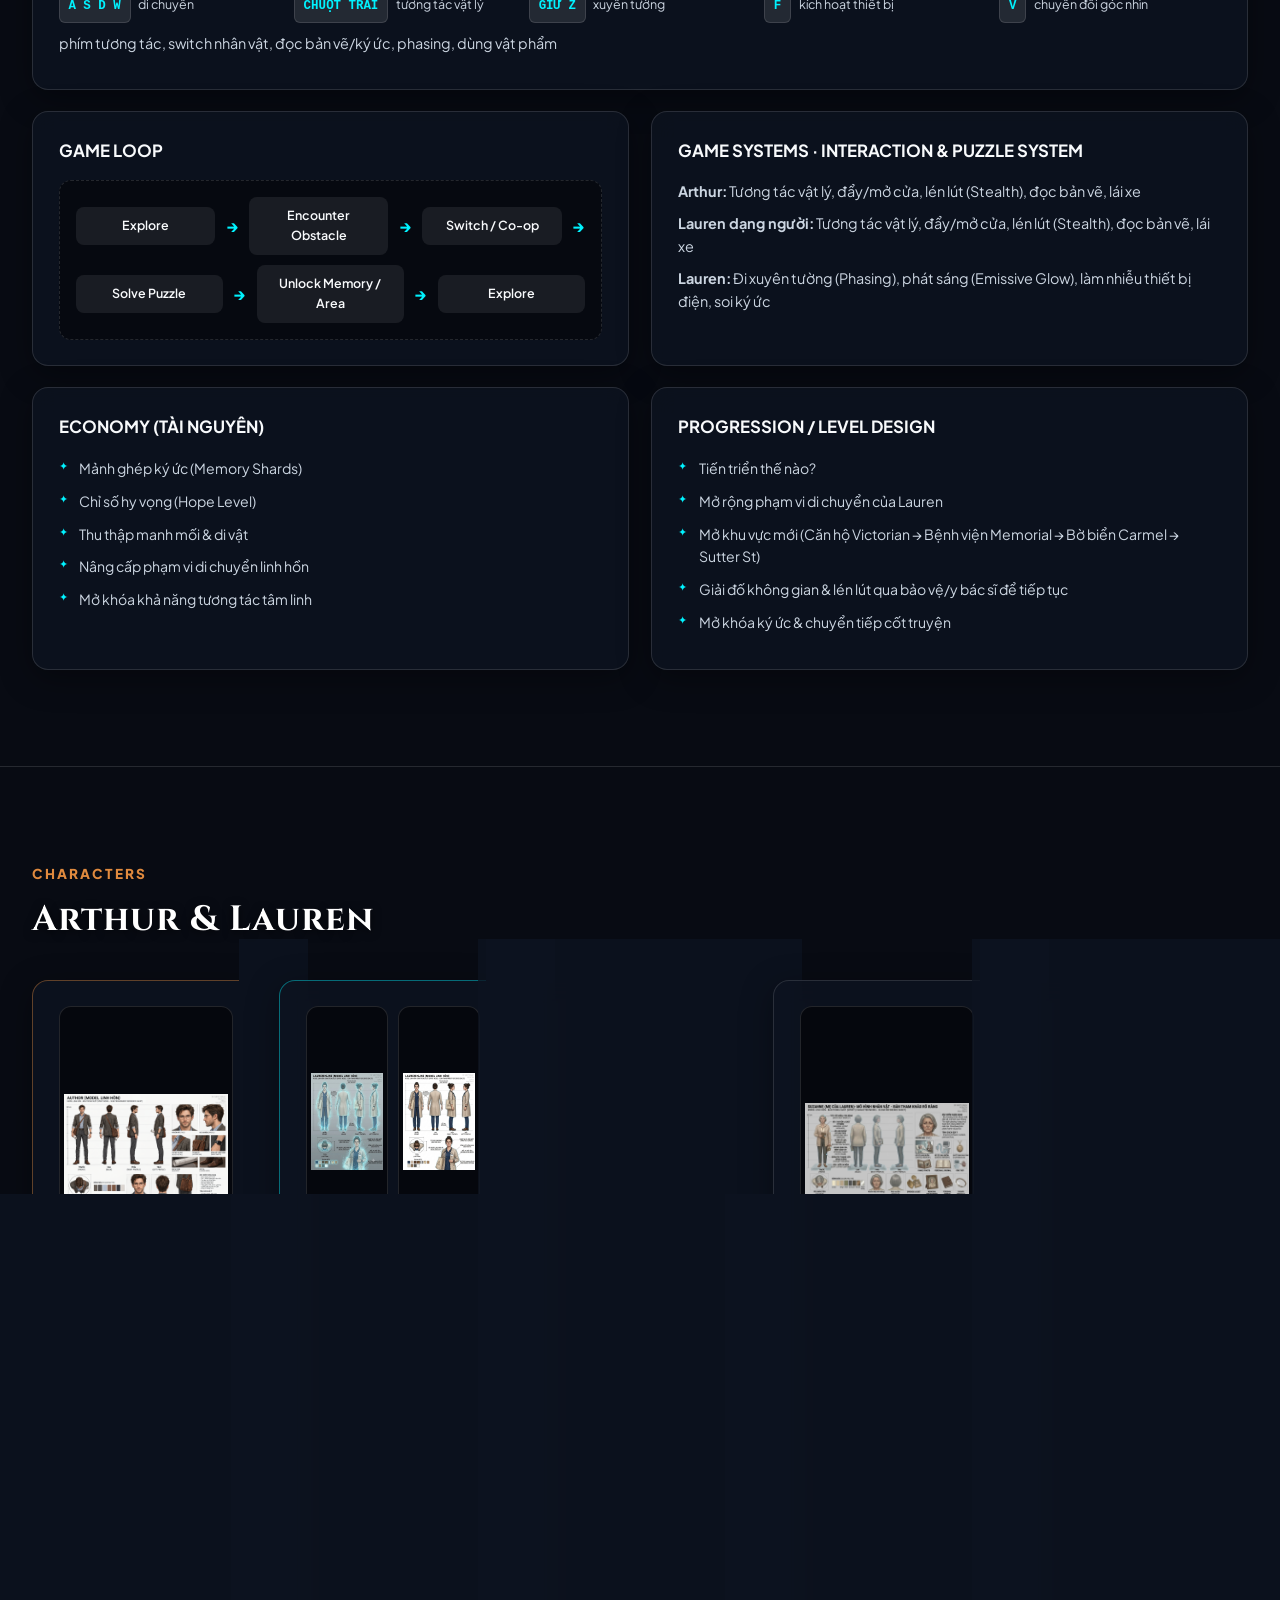
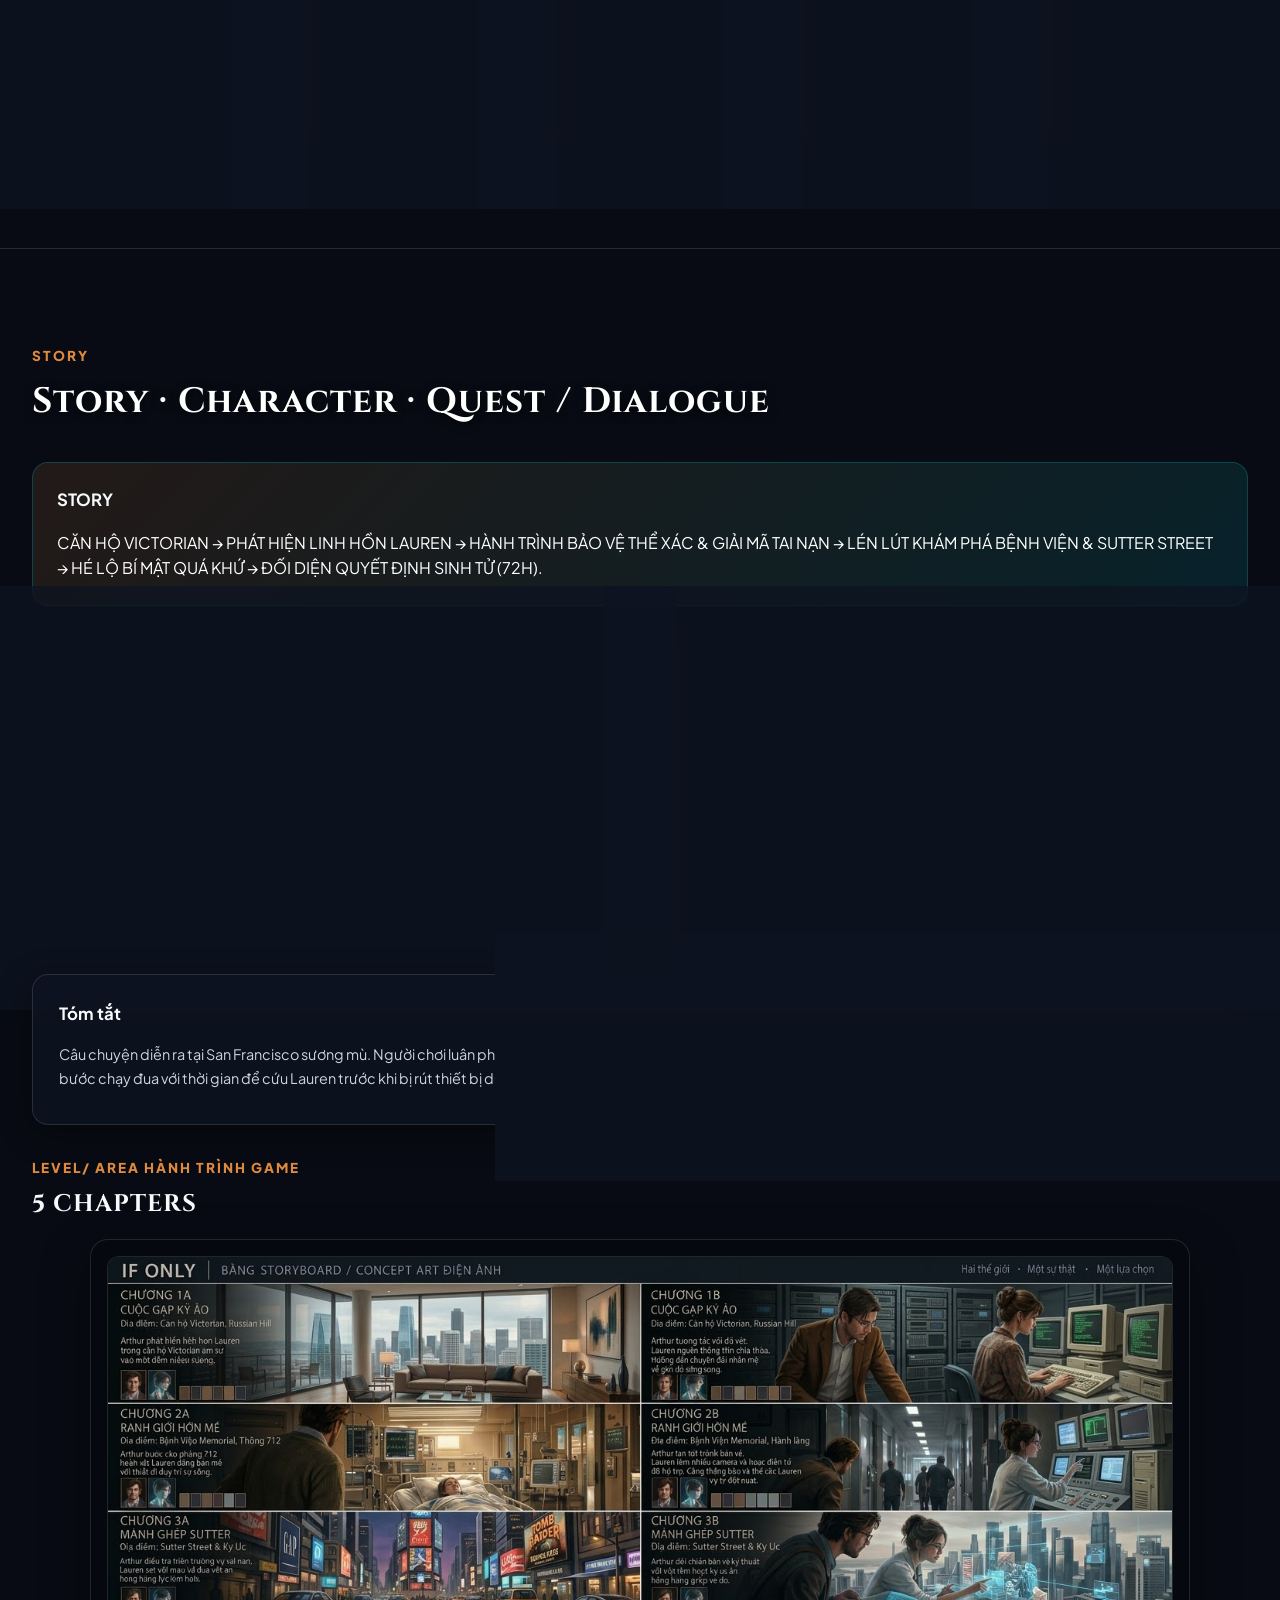
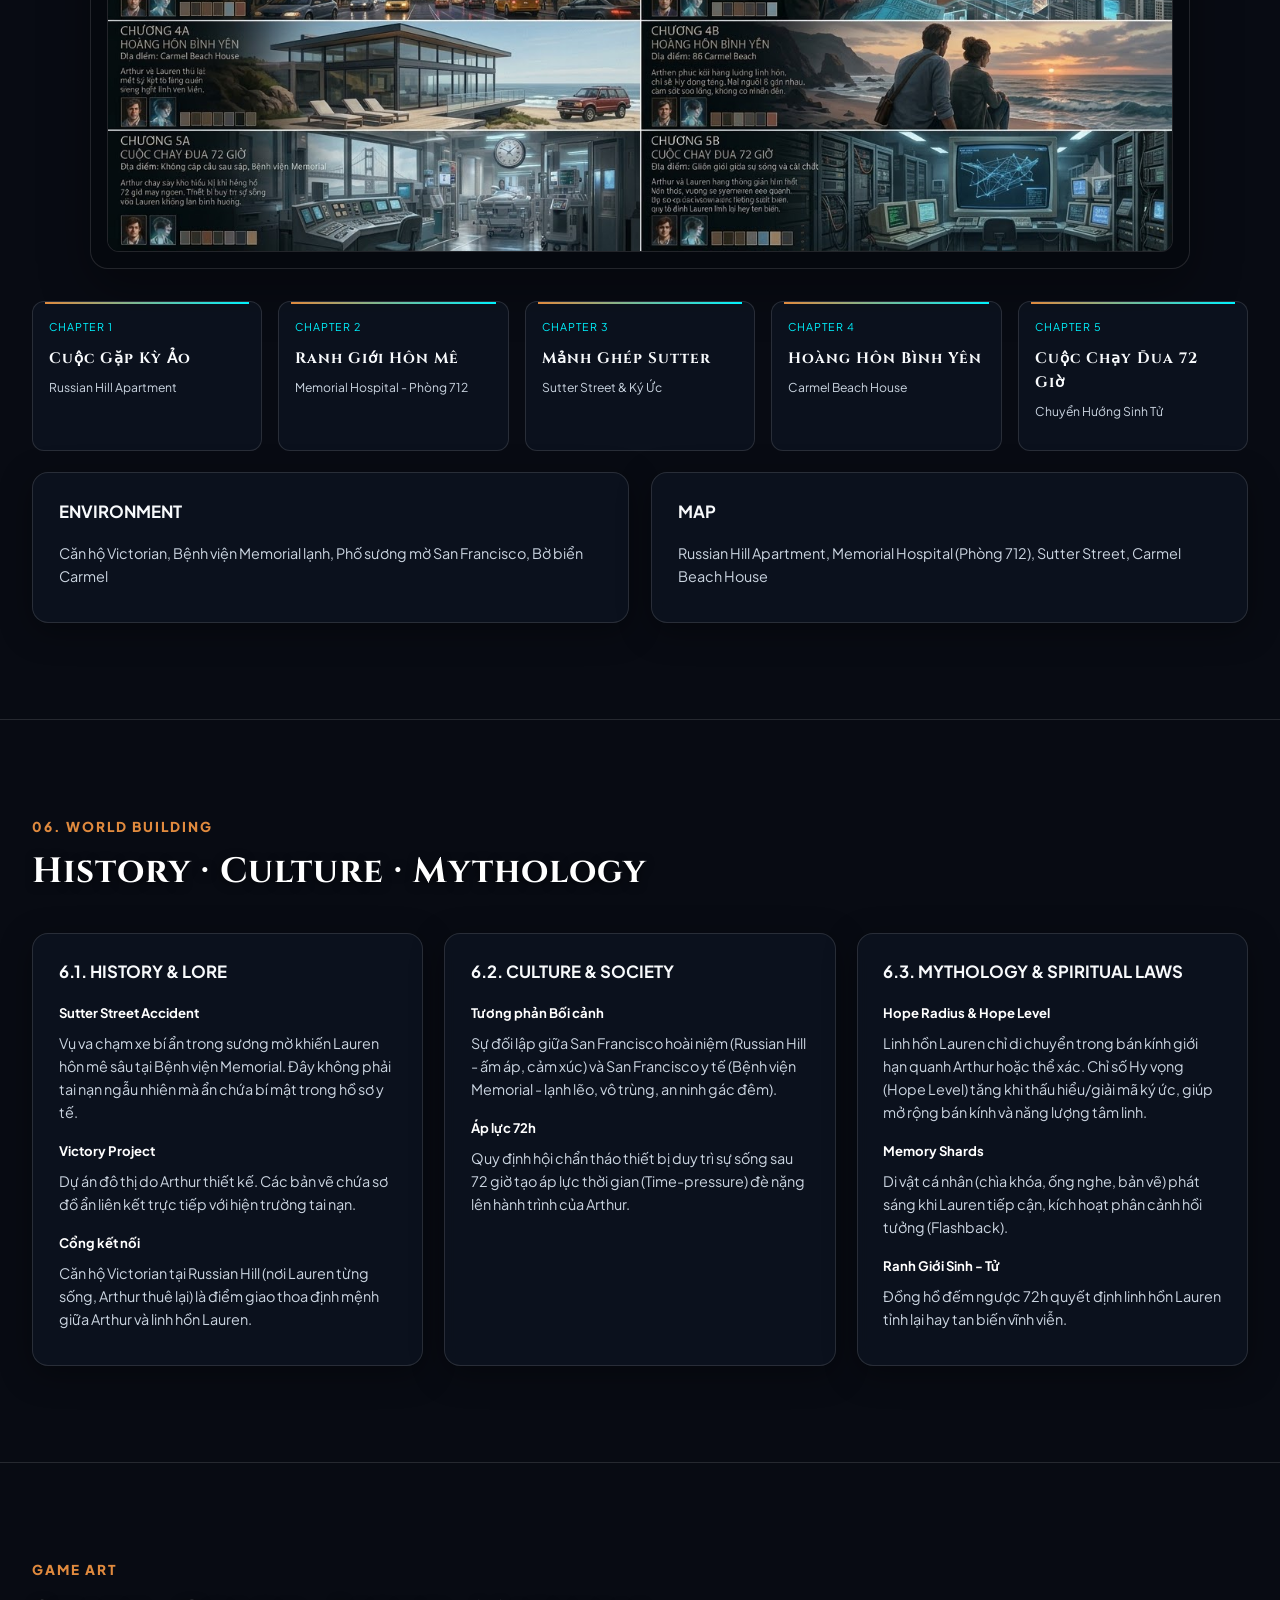
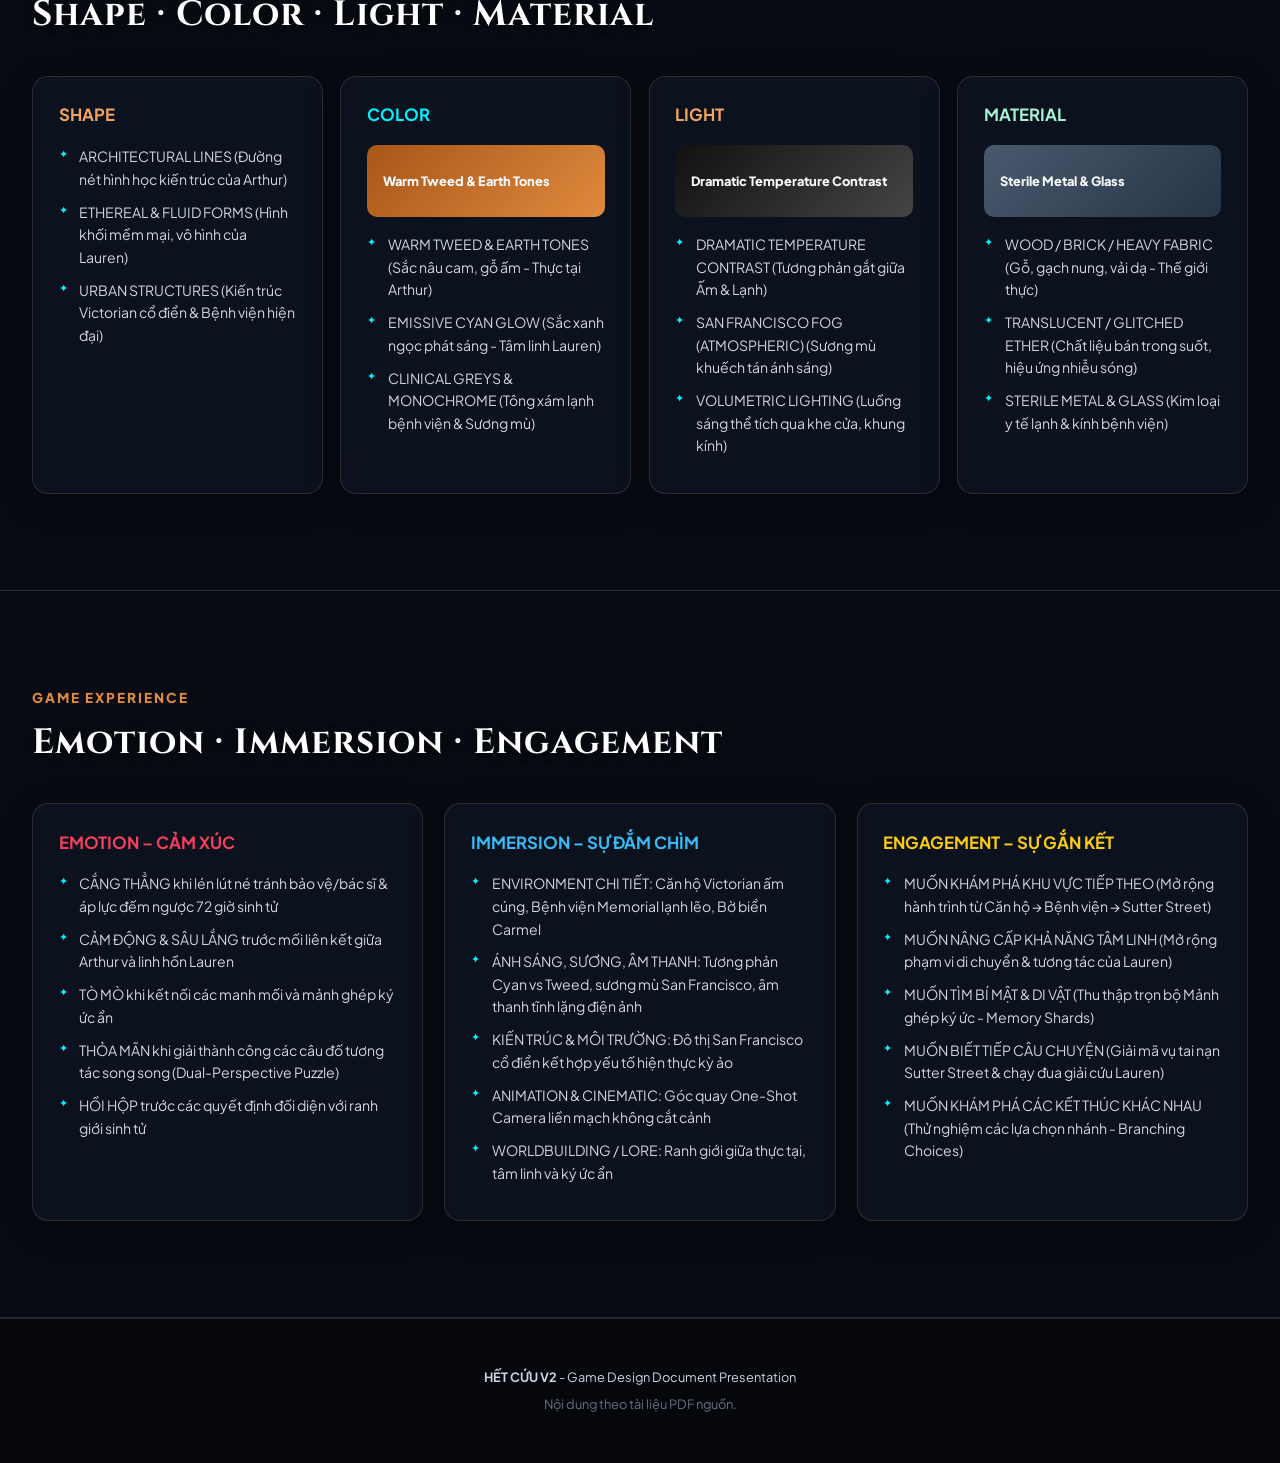
<file: het-cuu-v2/index.html>
<!DOCTYPE html>
<html lang="vi">
<head>
<meta charset="UTF-8">
<meta name="viewport" content="width=device-width, initial-scale=1.0">
<title>HẾT CỨU V2 - Game Design Overview Document</title>
<link href="https://fonts.googleapis.com/css2?family=Plus+Jakarta+Sans:wght@300;400;600;700;800&family=Cinzel:wght@600;800&display=swap" rel="stylesheet">
<style>
:root{
--bg-main:#080b13;--bg-card:rgba(14,20,33,.78);--bg-card-hover:rgba(22,31,50,.92);
--border-color:rgba(255,255,255,.12);--warm-tweed:#e08a3e;--warm-glow:#f3a661;
--cyan-glow:#00f2fe;--cyan-deep:#4facfe;--grey-clinical:#8a99ad;
--text-main:#f8fafc;--text-muted:#cbd5e1;
}
*{box-sizing:border-box;margin:0;padding:0}
html{scroll-behavior:smooth}
body{font-family:'Plus Jakarta Sans',sans-serif;background:#080b13;color:var(--text-main);line-height:1.6;overflow-x:hidden}
h1,h2,h3,.brand-title{font-family:'Cinzel',serif;letter-spacing:1px}
nav{position:fixed;top:0;width:100%;z-index:1000;background:rgba(8,11,19,.88);backdrop-filter:blur(16px);-webkit-backdrop-filter:blur(16px);border-bottom:1px solid var(--border-color);padding:.8rem 2rem;display:flex;justify-content:space-between;align-items:center;gap:1rem}
.nav-left{display:flex;align-items:center;gap:2rem}.nav-logo{font-size:1.6rem;font-weight:800;background:linear-gradient(135deg,var(--warm-tweed),var(--cyan-glow));-webkit-background-clip:text;-webkit-text-fill-color:transparent}
.nav-links{display:flex;gap:1.2rem;list-style:none}.nav-links a{color:var(--text-muted);text-decoration:none;font-size:.78rem;font-weight:600;transition:.3s;text-transform:uppercase;letter-spacing:1px}.nav-links a:hover{color:var(--cyan-glow)}
.nav-search-container{display:flex;align-items:center;gap:.7rem}.quick-tags{display:flex;gap:.35rem}.tag-btn{background:rgba(255,255,255,.05);border:1px solid var(--border-color);color:var(--text-muted);padding:.3rem .55rem;border-radius:6px;font-size:.68rem;cursor:pointer}.tag-btn:hover{background:rgba(0,242,254,.15);color:#fff;border-color:var(--cyan-glow)}
.search-box{display:flex;align-items:center;background:rgba(0,0,0,.6);border:1px solid var(--border-color);border-radius:50px;padding:.35rem .8rem}.search-box:focus-within{border-color:var(--cyan-glow);box-shadow:0 0 12px rgba(0,242,254,.25)}.search-box input{background:transparent;border:none;color:#fff;outline:none;font:inherit;font-size:.78rem;width:190px}.search-box input:focus{width:270px}.search-box button{background:transparent;border:none;color:var(--text-muted);cursor:pointer}.search-status{font-size:.68rem;color:var(--cyan-glow);white-space:nowrap}
.container{max-width:1280px;margin:0 auto;padding:0 2rem}
section,header.hero{position:relative;padding:6rem 0;border-bottom:1px solid var(--border-color);background-size:cover;background-position:center;background-attachment:fixed;background-repeat:no-repeat}
header.hero{padding-top:10rem;background-image:linear-gradient(180deg,rgba(8,11,19,.75),rgba(8,11,19,.92)),url('https://images.unsplash.com/photo-1770742152107-4f623b877d9b?auto=format&fit=crop&fm=jpg&ixlib=rb-4.1.0&q=82&w=2400')}
#overview{background-image:linear-gradient(180deg,rgba(8,11,19,.9),rgba(8,11,19,.9)),url('https://images.unsplash.com/photo-1770421602125-f3dacd699e0e?auto=format&fit=crop&fm=jpg&ixlib=rb-4.1.0&q=82&w=2400')}
#gameplay{background-image:linear-gradient(180deg,rgba(8,11,19,.92),rgba(8,11,19,.9)),url('https://images.unsplash.com/photo-1651346860396-88431412004f?auto=format&fit=crop&fm=jpg&ixlib=rb-4.1.0&q=82&w=2400')}
#story{background-image:linear-gradient(180deg,rgba(8,11,19,.92),rgba(8,11,19,.91)),url('https://images.unsplash.com/photo-1712634047253-e292abdff553?auto=format&fit=crop&fm=jpg&ixlib=rb-4.1.0&q=82&w=2400')}
#world{background-image:linear-gradient(180deg,rgba(8,11,19,.9),rgba(8,11,19,.93)),url('https://images.unsplash.com/photo-1548026048-a934ceade4dc?auto=format&fit=crop&fm=jpg&ixlib=rb-4.1.0&q=82&w=2400')}
#art{background-image:linear-gradient(180deg,rgba(8,11,19,.92),rgba(8,11,19,.95)),url('https://images.unsplash.com/photo-1770421602125-f3dacd699e0e?auto=format&fit=crop&fm=jpg&ixlib=rb-4.1.0&q=82&w=2400')}
#experience{background-image:linear-gradient(180deg,rgba(8,11,19,.92),rgba(8,11,19,.95)),url('https://images.unsplash.com/photo-1548026048-a934ceade4dc?auto=format&fit=crop&fm=jpg&ixlib=rb-4.1.0&q=82&w=2400')}
.hero{text-align:center}.hero-tag{display:inline-block;padding:.4rem 1.2rem;border-radius:50px;background:rgba(0,242,254,.1);border:1px solid rgba(0,242,254,.3);color:var(--cyan-glow);font-size:.78rem;font-weight:700;text-transform:uppercase;letter-spacing:2px}
.hero h1{font-size:4.8rem;margin:1rem 0;background:linear-gradient(180deg,#fff 40%,var(--text-muted));-webkit-background-clip:text;-webkit-text-fill-color:transparent;text-shadow:0 10px 30px rgba(0,0,0,.8)}
.hero p.subtitle{font-size:1.2rem;color:var(--text-muted);max-width:800px;margin:0 auto 3rem;text-shadow:0 2px 4px #000}
.hero-stats{display:grid;grid-template-columns:repeat(4,1fr);gap:1.3rem}
.stat-card,.card{background:var(--bg-card);border:1px solid var(--border-color);border-radius:16px;padding:1.6rem;transition:.3s;position:relative;backdrop-filter:blur(12px);-webkit-backdrop-filter:blur(12px);box-shadow:0 8px 32px rgba(0,0,0,.35)}
.stat-card:hover,.card:hover{background:var(--bg-card-hover);border-color:rgba(255,255,255,.24);transform:translateY(-4px)}
.stat-card .label{font-size:.7rem;color:var(--grey-clinical);text-transform:uppercase;letter-spacing:1px}.stat-card .val{font-weight:700;margin-top:.35rem}
.section-header{margin-bottom:2rem}.section-num{font-size:.85rem;font-weight:800;color:var(--warm-tweed);letter-spacing:2px;text-transform:uppercase;margin-bottom:.4rem}.section-title{font-size:2.2rem;color:#fff;text-shadow:0 2px 10px #000a}
.grid-2{display:grid;grid-template-columns:repeat(2,minmax(0,1fr));gap:1.4rem}.grid-3{display:grid;grid-template-columns:repeat(3,minmax(0,1fr));gap:1.3rem}.grid-4{display:grid;grid-template-columns:repeat(4,minmax(0,1fr));gap:1.1rem}
.card-header{font-size:1.05rem;font-weight:700;margin-bottom:1rem;display:flex;align-items:center;gap:.5rem}.card-list{list-style:none}.card-list li{position:relative;padding-left:1.3rem;margin-bottom:.65rem;color:var(--text-muted);font-size:.88rem}.card-list li::before{content:'✦';position:absolute;left:0;color:var(--cyan-glow);font-size:.7rem}
.card p{color:var(--text-muted);font-size:.9rem;margin:.55rem 0}.subhead{font-size:.82rem;color:#fff;margin:1rem 0 .35rem;font-weight:700}
.feature-card{background:linear-gradient(135deg,rgba(224,138,62,.12),rgba(0,242,254,.1));border:1px solid rgba(0,242,254,.18);border-radius:16px;padding:1.5rem}
.flow-container{display:flex;align-items:center;justify-content:space-between;flex-wrap:wrap;gap:.65rem;background:rgba(0,0,0,.42);padding:1rem;border-radius:12px;border:1px dashed var(--border-color);margin-top:1rem}.flow-step{background:rgba(255,255,255,.08);padding:.55rem .8rem;border-radius:8px;font-size:.78rem;font-weight:600;text-align:center;flex:1;min-width:110px}.flow-arrow{color:var(--cyan-glow);font-weight:800}
.keybind-grid{display:grid;grid-template-columns:repeat(5,1fr);gap:.8rem}.keybind{font-size:.78rem;color:var(--text-muted)}.key-badge{background:rgba(255,255,255,.1);border:1px solid var(--border-color);padding:.3rem .55rem;border-radius:6px;font-weight:700;font-family:monospace;color:var(--cyan-glow);display:inline-block;margin-right:.35rem}
.chapters{display:grid;grid-template-columns:repeat(5,1fr);gap:1rem}.chapter{background:var(--bg-card);border:1px solid var(--border-color);border-radius:12px;padding:1rem;min-height:150px;position:relative}.chapter:before{content:'';position:absolute;left:12px;right:12px;top:0;height:2px;background:linear-gradient(90deg,var(--warm-tweed),var(--cyan-glow))}.chapter small{display:block;color:var(--cyan-glow);font-size:.67rem;letter-spacing:1px;margin-bottom:.7rem}.chapter h3{font-size:.95rem;margin-bottom:.45rem}.chapter p{font-size:.76rem;color:var(--text-muted)}
.palette-box{height:72px;border-radius:10px;display:flex;align-items:center;padding:0 1rem;font-weight:800;font-size:.8rem;margin-bottom:1rem}.tweed{background:linear-gradient(135deg,#a85619,#e08a3e)}.cyan{background:linear-gradient(135deg,#00d8df,#4facfe)}.clinical{background:linear-gradient(135deg,#4a596d,#263447)}.contrast{background:linear-gradient(135deg,#111,#454545)}
.world-table{overflow:auto}.world-table table{width:100%;min-width:950px;border-collapse:collapse}.world-table th,.world-table td{padding:.85rem;border:1px solid var(--border-color);vertical-align:top;text-align:left;font-size:.82rem}.world-table th{color:var(--cyan-glow);background:rgba(255,255,255,.05)}
.search-hidden{display:none!important}.search-match{border-color:var(--cyan-glow)!important;box-shadow:0 0 22px rgba(0,242,254,.18)!important}
footer{border-top:1px solid var(--border-color);padding:3rem 0;text-align:center;color:var(--text-muted);font-size:.8rem;background:#05070d}
@media(max-width:1000px){.hero-stats{grid-template-columns:repeat(2,1fr)}.grid-3{grid-template-columns:1fr 1fr}.grid-4{grid-template-columns:1fr 1fr}.chapters{grid-template-columns:1fr 1fr}.keybind-grid{grid-template-columns:1fr 1fr}.quick-tags{display:none}}
@media(max-width:768px){.nav-links{display:none}.nav-left{gap:0}.search-box input{width:160px}.search-box input:focus{width:180px}.container{padding:0 1rem}section,header.hero{background-attachment:scroll}.hero h1{font-size:3rem}.hero p.subtitle{font-size:1rem}.grid-2,.grid-3,.grid-4,.chapters,.keybind-grid{grid-template-columns:1fr}}

/* Area mood backgrounds */
#overview{background-position:center 42%}
#gameplay{background-position:center 50%}
#story{background-position:center 45%}
#world{background-position:center 58%}
#art{background-position:center 42%}
#experience{background-position:center 60%}

.character-grid{display:grid;grid-template-columns:repeat(2,minmax(0,1fr));gap:1.4rem}
.character-card{overflow:hidden}
.character-image{width:100%;aspect-ratio:4/5;height:285px;display:block;object-fit:contain;object-position:center;border-radius:12px;border:1px solid var(--border-color);margin-bottom:1.2rem;background:#05070d;padding:4px}
.character-gallery{display:grid;grid-template-columns:repeat(5,minmax(0,1fr));gap:1.2rem}
.character-gallery .character-card{overflow:hidden}
.character-gallery .character-image{height:285px;object-fit:contain;object-position:center}
.lauren-image-pair{display:grid;grid-template-columns:repeat(2,minmax(0,1fr));gap:.65rem;margin-bottom:1.2rem}
.lauren-image-pair .character-image{height:230px;aspect-ratio:auto;object-fit:contain;object-position:center;margin-bottom:.35rem}
.image-caption{text-align:center;color:var(--text-muted);font-size:.68rem;letter-spacing:.5px}
.chapter-image{width:100%;aspect-ratio:16/9;object-fit:cover;display:block;border-radius:10px;margin:-.15rem 0 1rem;border:1px solid var(--border-color);background:#05070d}
.chapter{overflow:hidden}.chapter-feature{max-width:1100px;margin:0 auto 2rem;padding:1rem;background:rgba(5,7,13,.72);border:1px solid var(--border-color);border-radius:18px;display:flex;justify-content:center;align-items:center;box-shadow:0 18px 50px rgba(0,0,0,.35)}.chapter-feature img{display:block;width:100%;max-height:720px;object-fit:contain;object-position:center;border-radius:12px;border:1px solid var(--border-color);background:#05070d}
.visual-reference-grid{display:grid;grid-template-columns:repeat(3,minmax(0,1fr));gap:1.2rem;margin-top:1.3rem}
.visual-reference-grid img{width:100%;aspect-ratio:16/9;object-fit:cover;display:block;border-radius:12px;border:1px solid var(--border-color)}
@media(max-width:1100px){.character-gallery{grid-template-columns:repeat(3,minmax(0,1fr))}.chapters{grid-template-columns:repeat(2,minmax(0,1fr))}}
@media(max-width:700px){.character-gallery,.visual-reference-grid{grid-template-columns:1fr}.chapters{grid-template-columns:1fr}}

@media(max-width:768px){.character-grid{grid-template-columns:1fr}}
</style>
</head>
<body>

<nav>
  <div class="nav-left">
    <div class="nav-logo">HẾT CỨU V2</div>
    <ul class="nav-links">
      <li><a href="#overview">Tổng Quan</a></li>
      <li><a href="#gameplay">Gameplay</a></li>
      <li><a href="#characters">Nhân Vật</a></li>
      <li><a href="#story">Cốt Truyện</a></li>
      <li><a href="#world">Thế Giới</a></li>
      <li><a href="#art">Game Art</a></li>
      <li><a href="#experience">Trải Nghiệm</a></li>
    </ul>
  </div>
  <div class="nav-search-container">
    <div class="quick-tags">
      <button class="tag-btn" onclick="quickSearch('Arthur')">Arthur</button>
      <button class="tag-btn" onclick="quickSearch('Lauren')">Lauren</button>
      <button class="tag-btn" onclick="quickSearch('72h')">72h</button>
      <button class="tag-btn" onclick="quickSearch('Sutter')">Sutter</button>
    </div>
    <div class="search-box">
      <input type="text" id="searchInput" oninput="executeSearch()" placeholder="Tìm kiếm...">
      <button onclick="executeSearch()" title="Tìm kiếm">⌕</button>
    </div>
    <span class="search-status" id="searchStatus"></span>
  </div>
</nav>

<header class="hero">
  <div class="container">
    <span class="hero-tag">Game Design Overview Document</span>
    <h1>HẾT CỨU V2</h1>
    <p class="subtitle">HÌNH TƯỢNG ARTHUR & LAUREN · CHÂN THẬT (REALSTIC) · THÀNH PHỐ SƯƠNG MỜ & THẾ GIỚI TÂM LINH</p>
    <div class="hero-stats">
      <div class="stat-card searchable-item"><div class="label">Game Concept</div><div class="val">Cinematic Narrative Adventure</div></div>
      <div class="stat-card searchable-item"><div class="label">Góc Nhìn</div><div class="val">Dual-Perspective</div></div>
      <div class="stat-card searchable-item"><div class="label">Góc Quay</div><div class="val">One-Shot Camera</div></div>
      <div class="stat-card searchable-item"><div class="label">Người Chơi</div><div class="val">18-40 Tuổi</div></div>
    </div>
  </div>
</header>

<section id="overview">
<div class="container">
  <div class="section-header"><div class="section-num">01 — 03</div><h2 class="section-title">Game Idea · Game Concept · Player</h2></div>
  <div class="grid-3">
    <div class="card searchable-item"><div class="card-header" style="color:var(--warm-glow)">01. GAME IDEA</div><ul class="card-list">
      <li>HÌNH TƯỢNG ARTHUR & LAUREN</li><li>NẾU EM KHÔNG PHẢI MỘT GIẤC MƠ (MARC LEVY)</li><li>CHÂN THẬT (REALSTIC)</li><li>THÀNH PHỐ SƯƠNG MỜ & THẾ GIỚI TÂM LINH</li>
    </ul></div>
    <div class="card searchable-item"><div class="card-header" style="color:var(--cyan-glow)">02. GAME CONCEPT</div><ul class="card-list">
      <li>CINEMATIC NARRATIVE ADVENTURE (PHIÊU LƯU ĐIỆN ẢNH)</li><li>DUAL-PERSPECTIVE (GÓC NHÌN ĐÔI)</li><li>EXPLORATION (KHÁM PHÁ)</li><li>PUZZLE (GIẢI ĐỐ SONG SONG)</li><li>ONE-SHOT CAMERA (KHÔNG CẮT CẢNH)</li><li>CHARACTER SWITCH (THỰC THỂ & LINH HỒN)</li>
    </ul></div>
    <div class="card searchable-item"><div class="card-header" style="color:#a7f3d0">03. PLAYER</div><ul class="card-list">
      <li>NGƯỜI CHƠI YÊU THÍCH GAME ĐIỆN ẢNH & DẪN TRUYỆN</li><li>YÊU THÍCH KỲ ẢO & TÌNH CẢM SÂU LẮNG</li><li>18-40 TUỔI</li>
    </ul></div>
  </div>
</div>
</section>

<section id="gameplay">
<div class="container">
  <div class="section-header"><div class="section-num">GAMEPLAY</div><h2 class="section-title">Player Actions · Game Loop · Game Systems</h2></div>

  <div class="card searchable-item">
    <div class="card-header" style="color:var(--cyan-glow)">PLAYER ACTIONS / GAME MECHANICS</div>
    <div class="keybind-grid">
      <div class="keybind"><span class="key-badge">A S D W</span> di chuyển</div>
      <div class="keybind"><span class="key-badge">CHUỘT TRÁI</span> tương tác vật lý</div>
      <div class="keybind"><span class="key-badge">GIỮ Z</span> xuyên tường</div>
      <div class="keybind"><span class="key-badge">F</span> kích hoạt thiết bị</div>
      <div class="keybind"><span class="key-badge">V</span> chuyển đổi góc nhìn</div>
    </div>
    <p>phím tương tác, switch nhân vật, đọc bản vẽ/ký ức, phasing, dùng vật phẩm</p>
  </div>

  <div class="grid-2" style="margin-top:1.3rem">
    <div class="card searchable-item"><div class="card-header">GAME LOOP</div><div class="flow-container">
      <div class="flow-step">Explore</div><span class="flow-arrow">→</span><div class="flow-step">Encounter Obstacle</div><span class="flow-arrow">→</span><div class="flow-step">Switch / Co-op</div><span class="flow-arrow">→</span><div class="flow-step">Solve Puzzle</div><span class="flow-arrow">→</span><div class="flow-step">Unlock Memory / Area</div><span class="flow-arrow">→</span><div class="flow-step">Explore</div>
    </div></div>
    <div class="card searchable-item"><div class="card-header">GAME SYSTEMS · INTERACTION & PUZZLE SYSTEM</div>
      <p><strong>Arthur:</strong> Tương tác vật lý, đẩy/mở cửa, lén lút (Stealth), đọc bản vẽ, lái xe</p>
      <p><strong>Lauren dạng người:</strong> Tương tác vật lý, đẩy/mở cửa, lén lút (Stealth), đọc bản vẽ, lái xe</p>
      <p><strong>Lauren:</strong> Đi xuyên tường (Phasing), phát sáng (Emissive Glow), làm nhiễu thiết bị điện, soi ký ức</p>
    </div>
  </div>

  <div class="grid-2" style="margin-top:1.3rem">
    <div class="card searchable-item"><div class="card-header">ECONOMY (TÀI NGUYÊN)</div><ul class="card-list">
      <li>Mảnh ghép ký ức (Memory Shards)</li><li>Chỉ số hy vọng (Hope Level)</li><li>Thu thập manh mối & di vật</li><li>Nâng cấp phạm vi di chuyển linh hồn</li><li>Mở khóa khả năng tương tác tâm linh</li>
    </ul></div>
    <div class="card searchable-item"><div class="card-header">PROGRESSION / LEVEL DESIGN</div><ul class="card-list">
      <li>Tiến triển thế nào?</li><li>Mở rộng phạm vi di chuyển của Lauren</li><li>Mở khu vực mới (Căn hộ Victorian → Bệnh viện Memorial → Bờ biển Carmel → Sutter St)</li><li>Giải đố không gian & lén lút qua bảo vệ/y bác sĩ để tiếp tục</li><li>Mở khóa ký ức & chuyển tiếp cốt truyện</li>
    </ul></div>
  </div>
</div>
</section>


<section id="characters">
<div class="container">
  <div class="section-header"><div class="section-num">CHARACTERS</div><h2 class="section-title">Arthur & Lauren</h2></div>
  <div class="character-gallery">
    <article class="character-card card searchable-item" style="border-color:rgba(224,138,62,.4)">
      <img class="character-image" src="../images/auther.png" alt="Arthur">
      <div class="card-header" style="color:var(--warm-glow)">Arthur — Thực thể</div>
      <ul class="card-list">
        <li>Thực thể duy nhất nhìn thấy linh hồn Lauren</li>
        <li>Tương tác vật lý, đẩy/mở cửa</li>
        <li>Lén lút (Stealth)</li>
        <li>Đọc bản vẽ</li>
        <li>Lái xe</li>
      </ul>
    </article>
    <article class="character-card card searchable-item" style="border-color:rgba(0,242,254,.4)">
      <div class="lauren-image-pair">
        <div>
          <img class="character-image" src="../images/lauren dạng linh hồn.png" alt="Lauren — Linh hồn">
          <div class="image-caption">Dạng linh hồn</div>
        </div>
        <div>
          <img class="character-image" src="../images/lauren dạng thực thể.png" alt="Lauren — Dạng thực thể">
          <div class="image-caption">Dạng thực thể</div>
        </div>
      </div>
      <div class="card-header" style="color:var(--cyan-glow)">Lauren — Linh hồn & Dạng người</div>
      <ul class="card-list">
        <li><strong>Dạng linh hồn:</strong> Thực thể tâm linh bán trong suốt</li>
        <li><strong>Dạng linh hồn:</strong> Đi xuyên tường (Phasing)</li>
        <li><strong>Dạng linh hồn:</strong> Phát sáng (Emissive Glow)</li>
        <li><strong>Dạng linh hồn:</strong> Làm nhiễu thiết bị điện</li>
        <li><strong>Dạng linh hồn:</strong> Soi ký ức</li>
        <li><strong>Dạng người:</strong> Tương tác vật lý, đẩy/mở cửa, lén lút (Stealth), đọc bản vẽ, lái xe</li>
      </ul>
    </article>
    <article class="character-card card searchable-item">
      <img class="character-image" src="../images/paul pendltion.jpg" alt="Paul">
      <div class="card-header">Paul</div>
      <p>Nhân vật trong tuyến nhân vật của IF ONLY.</p>
    </article>
    <article class="character-card card searchable-item">
      <img class="character-image" src="../images/suzamne.jpg" alt="Suzanne">
      <div class="card-header">Suzanne</div>
      <p>Nhân vật trong tuyến nhân vật của IF ONLY.</p>
    </article>
    <article class="character-card card searchable-item">
      <img class="character-image" src="../images/thanh tra Pilguez.png" alt="Thanh tra Pilguez">
      <div class="card-header">Thanh tra Pilguez</div>
      <p>Nhân vật trong tuyến nhân vật của IF ONLY.</p>
    </article>
  </div>
</div>
</section>

<section id="story">
<div class="container">
  <div class="section-header"><div class="section-num">STORY</div><h2 class="section-title">Story · Character · Quest / Dialogue</h2></div>

  <div class="feature-card searchable-item">
    <div class="card-header">STORY</div>
    <p style="color:#fff;font-size:1rem">CĂN HỘ VICTORIAN → PHÁT HIỆN LINH HỒN LAUREN → HÀNH TRÌNH BẢO VỆ THỂ XÁC & GIẢI MÃ TAI NẠN → LÉN LÚT KHÁM PHÁ BỆNH VIỆN & SUTTER STREET → HÉ LỘ BÍ MẬT QUÁ KHỨ → ĐỐI DIỆN QUYẾT ĐỊNH SINH TỬ (72H).</p>
  </div>

  <div class="grid-2" style="margin-top:1.3rem">
    <div class="card searchable-item"><div class="card-header" style="color:var(--warm-glow)">CHARACTER</div><p>ARTHUR (THỰC THỂ DUY NHẤT NHÌN THẤY LINH HỒN) & LAUREN (THỰC THỂ TÂM LINH BÁN TRONG SUỐT)</p></div>
    <div class="card searchable-item"><div class="card-header" style="color:var(--cyan-glow)">QUEST/ DIALOGUE</div><ul class="card-list">
      <li>MAIN QUEST (NHIỆM VỤ CHÍNH)</li><li>MISSION</li><li>OBJECTIVE</li><li>DIALOGUE</li><li>CHOICE</li><li>BRANCHING</li><li>EVENT</li>
    </ul></div>
  </div>

  <div class="card searchable-item" style="margin-top:1.3rem"><div class="card-header">Tóm tắt</div><p>Câu chuyện diễn ra tại San Francisco sương mù. Người chơi luân phiên vào vai Arthur và linh hồn Lauren thực hiện hành trình giải mã bí ẩn vụ tai nạn tại Sutter Street, đồng thời từng bước chạy đua với thời gian để cứu Lauren trước khi bị rút thiết bị duy trì sự sống.</p></div>

  <div style="margin-top:2rem"><div class="section-num">LEVEL/ AREA HÀNH TRÌNH GAME</div><h3 style="font-size:1.5rem;margin:.4rem 0 1rem">5 CHAPTERS</h3></div>
  <div class="chapter-feature">
    <img src="../images/chapter.jpg" alt="Tổng quan 5 Chapter — IF ONLY">
  </div>
  <div class="chapters">
    <div class="chapter searchable-item"><small>CHAPTER 1</small><h3>Cuộc Gặp Kỳ Ảo</h3><p>Russian Hill Apartment</p></div>
    <div class="chapter searchable-item"><small>CHAPTER 2</small><h3>Ranh Giới Hôn Mê</h3><p>Memorial Hospital - Phòng 712</p></div>
    <div class="chapter searchable-item"><small>CHAPTER 3</small><h3>Mảnh Ghép Sutter</h3><p>Sutter Street & Ký Ức</p></div>
    <div class="chapter searchable-item"><small>CHAPTER 4</small><h3>Hoàng Hôn Bình Yên</h3><p>Carmel Beach House</p></div>
    <div class="chapter searchable-item"><small>CHAPTER 5</small><h3>Cuộc Chạy Đua 72 Giờ</h3><p>Chuyển Hướng Sinh Tử</p></div>
  </div>

  <div class="grid-2" style="margin-top:1.3rem">
    <div class="card searchable-item"><div class="card-header">ENVIRONMENT</div><p>Căn hộ Victorian, Bệnh viện Memorial lạnh, Phố sương mờ San Francisco, Bờ biển Carmel</p></div>
    <div class="card searchable-item"><div class="card-header">MAP</div><p>Russian Hill Apartment, Memorial Hospital (Phòng 712), Sutter Street, Carmel Beach House</p></div>
  </div>
</div>
</section>

<section id="world">
<div class="container">
  <div class="section-header"><div class="section-num">06. WORLD BUILDING</div><h2 class="section-title">History · Culture · Mythology</h2></div>

  <div class="grid-3">
    <div class="card searchable-item">
      <div class="card-header">6.1. HISTORY & LORE</div>
      <div class="subhead">Sutter Street Accident</div>
      <p>Vụ va chạm xe bí ẩn trong sương mờ khiến Lauren hôn mê sâu tại Bệnh viện Memorial. Đây không phải tai nạn ngẫu nhiên mà ẩn chứa bí mật trong hồ sơ y tế.</p>
      <div class="subhead">Victory Project</div>
      <p>Dự án đô thị do Arthur thiết kế. Các bản vẽ chứa sơ đồ ẩn liên kết trực tiếp với hiện trường tai nạn.</p>
      <div class="subhead">Cổng kết nối</div>
      <p>Căn hộ Victorian tại Russian Hill (nơi Lauren từng sống, Arthur thuê lại) là điểm giao thoa định mệnh giữa Arthur và linh hồn Lauren.</p>
    </div>

    <div class="card searchable-item">
      <div class="card-header">6.2. CULTURE & SOCIETY</div>
      <div class="subhead">Tương phản Bối cảnh</div>
      <p>Sự đối lập giữa San Francisco hoài niệm (Russian Hill - ấm áp, cảm xúc) và San Francisco y tế (Bệnh viện Memorial - lạnh lẽo, vô trùng, an ninh gác đêm).</p>
      <div class="subhead">Áp lực 72h</div>
      <p>Quy định hội chẩn tháo thiết bị duy trì sự sống sau 72 giờ tạo áp lực thời gian (Time-pressure) đè nặng lên hành trình của Arthur.</p>
    </div>

    <div class="card searchable-item">
      <div class="card-header">6.3. MYTHOLOGY & SPIRITUAL LAWS</div>
      <div class="subhead">Hope Radius & Hope Level</div>
      <p>Linh hồn Lauren chỉ di chuyển trong bán kính giới hạn quanh Arthur hoặc thể xác. Chỉ số Hy vọng (Hope Level) tăng khi thấu hiểu/giải mã ký ức, giúp mở rộng bán kính và năng lượng tâm linh.</p>
      <div class="subhead">Memory Shards</div>
      <p>Di vật cá nhân (chìa khóa, ống nghe, bản vẽ) phát sáng khi Lauren tiếp cận, kích hoạt phân cảnh hồi tưởng (Flashback).</p>
      <div class="subhead">Ranh Giới Sinh - Tử</div>
      <p>Đồng hồ đếm ngược 72h quyết định linh hồn Lauren tỉnh lại hay tan biến vĩnh viễn.</p>
    </div>
  </div>
</div>
</section>

<section id="art">
<div class="container">
  <div class="section-header"><div class="section-num">GAME ART</div><h2 class="section-title">Shape · Color · Light · Material</h2></div>
  <div class="grid-4">
    <div class="card searchable-item"><div class="card-header" style="color:var(--warm-glow)">SHAPE</div><ul class="card-list"><li>ARCHITECTURAL LINES (Đường nét hình học kiến trúc của Arthur)</li><li>ETHEREAL & FLUID FORMS (Hình khối mềm mại, vô hình của Lauren)</li><li>URBAN STRUCTURES (Kiến trúc Victorian cổ điển & Bệnh viện hiện đại)</li></ul></div>
    <div class="card searchable-item"><div class="card-header" style="color:var(--cyan-glow)">COLOR</div><div class="palette-box tweed">Warm Tweed & Earth Tones</div><ul class="card-list"><li>WARM TWEED & EARTH TONES (Sắc nâu cam, gỗ ấm - Thực tại Arthur)</li><li>EMISSIVE CYAN GLOW (Sắc xanh ngọc phát sáng - Tâm linh Lauren)</li><li>CLINICAL GREYS & MONOCHROME (Tông xám lạnh bệnh viện & Sương mù)</li></ul></div>
    <div class="card searchable-item"><div class="card-header" style="color:#f3a661">LIGHT</div><div class="palette-box contrast">Dramatic Temperature Contrast</div><ul class="card-list"><li>DRAMATIC TEMPERATURE CONTRAST (Tương phản gắt giữa Ấm & Lạnh)</li><li>SAN FRANCISCO FOG (ATMOSPHERIC) (Sương mù khuếch tán ánh sáng)</li><li>VOLUMETRIC LIGHTING (Luồng sáng thể tích qua khe cửa, khung kính)</li></ul></div>
    <div class="card searchable-item"><div class="card-header" style="color:#a7f3d0">MATERIAL</div><div class="palette-box clinical">Sterile Metal & Glass</div><ul class="card-list"><li>WOOD / BRICK / HEAVY FABRIC (Gỗ, gạch nung, vải dạ - Thế giới thực)</li><li>TRANSLUCENT / GLITCHED ETHER (Chất liệu bán trong suốt, hiệu ứng nhiễu sóng)</li><li>STERILE METAL & GLASS (Kim loại y tế lạnh & kính bệnh viện)</li></ul></div>
  </div>
</div>
</section>

<section id="experience">
<div class="container">
  <div class="section-header"><div class="section-num">GAME EXPERIENCE</div><h2 class="section-title">Emotion · Immersion · Engagement</h2></div>
  <div class="grid-3">
    <div class="card searchable-item"><div class="card-header" style="color:#f43f5e">EMOTION – CẢM XÚC</div><ul class="card-list">
      <li>CẮNG THẲNG khi lén lút né tránh bảo vệ/bác sĩ & áp lực đếm ngược 72 giờ sinh tử</li>
      <li>CẢM ĐỘNG & SÂU LẮNG trước mối liên kết giữa Arthur và linh hồn Lauren</li>
      <li>TÒ MÒ khi kết nối các manh mối và mảnh ghép ký ức ẩn</li>
      <li>THỎA MÃN khi giải thành công các câu đố tương tác song song (Dual-Perspective Puzzle)</li>
      <li>HỒI HỘP trước các quyết định đối diện với ranh giới sinh tử</li>
    </ul></div>
    <div class="card searchable-item"><div class="card-header" style="color:#38bdf8">IMMERSION – SỰ ĐẮM CHÌM</div><ul class="card-list">
      <li>ENVIRONMENT CHI TIẾT: Căn hộ Victorian ấm cúng, Bệnh viện Memorial lạnh lẽo, Bờ biển Carmel</li>
      <li>ÁNH SÁNG, SƯƠNG, ÂM THANH: Tương phản Cyan vs Tweed, sương mù San Francisco, âm thanh tĩnh lặng điện ảnh</li>
      <li>KIẾN TRÚC & MÔI TRƯỜNG: Đô thị San Francisco cổ điển kết hợp yếu tố hiện thực kỳ ảo</li>
      <li>ANIMATION & CINEMATIC: Góc quay One-Shot Camera liền mạch không cắt cảnh</li>
      <li>WORLDBUILDING / LORE: Ranh giới giữa thực tại, tâm linh và ký ức ẩn</li>
    </ul></div>
    <div class="card searchable-item"><div class="card-header" style="color:#facc15">ENGAGEMENT – SỰ GẮN KẾT</div><ul class="card-list">
      <li>MUỐN KHÁM PHÁ KHU VỰC TIẾP THEO (Mở rộng hành trình từ Căn hộ → Bệnh viện → Sutter Street)</li>
      <li>MUỐN NÂNG CẤP KHẢ NĂNG TÂM LINH (Mở rộng phạm vi di chuyển & tương tác của Lauren)</li>
      <li>MUỐN TÌM BÍ MẬT & DI VẬT (Thu thập trọn bộ Mảnh ghép ký ức - Memory Shards)</li>
      <li>MUỐN BIẾT TIẾP CÂU CHUYỆN (Giải mã vụ tai nạn Sutter Street & chạy đua giải cứu Lauren)</li>
      <li>MUỐN KHÁM PHÁ CÁC KẾT THÚC KHÁC NHAU (Thử nghiệm các lựa chọn nhánh - Branching Choices)</li>
    </ul></div>
  </div>
</div>
</section>

<footer><div class="container"><p><strong>HẾT CỨU V2</strong> - Game Design Document Presentation</p><p style="margin-top:.4rem;color:#64707d">Nội dung theo tài liệu PDF nguồn.</p></div></footer>

<script>
function executeSearch(){
 const query=document.getElementById('searchInput').value.toLowerCase().trim();
 const items=document.querySelectorAll('.searchable-item');
 const status=document.getElementById('searchStatus');
 let count=0;
 items.forEach(item=>{
   const ok=query===""||item.innerText.toLowerCase().includes(query);
   item.classList.toggle('search-hidden',!ok);
   item.classList.toggle('search-match',query!==""&&ok);
   if(ok&&query)count++;
 });
 status.textContent=query?('Tìm thấy '+count+' kết quả'):'';
}
function quickSearch(keyword){const input=document.getElementById('searchInput');input.value=keyword;executeSearch()}
document.addEventListener('keydown',e=>{if(e.key==='/'&&document.activeElement.id!=='searchInput'){e.preventDefault();document.getElementById('searchInput').focus()}if(e.key==='Escape'){document.getElementById('searchInput').value='';executeSearch()}})
</script>
</body>
</html>
</file>
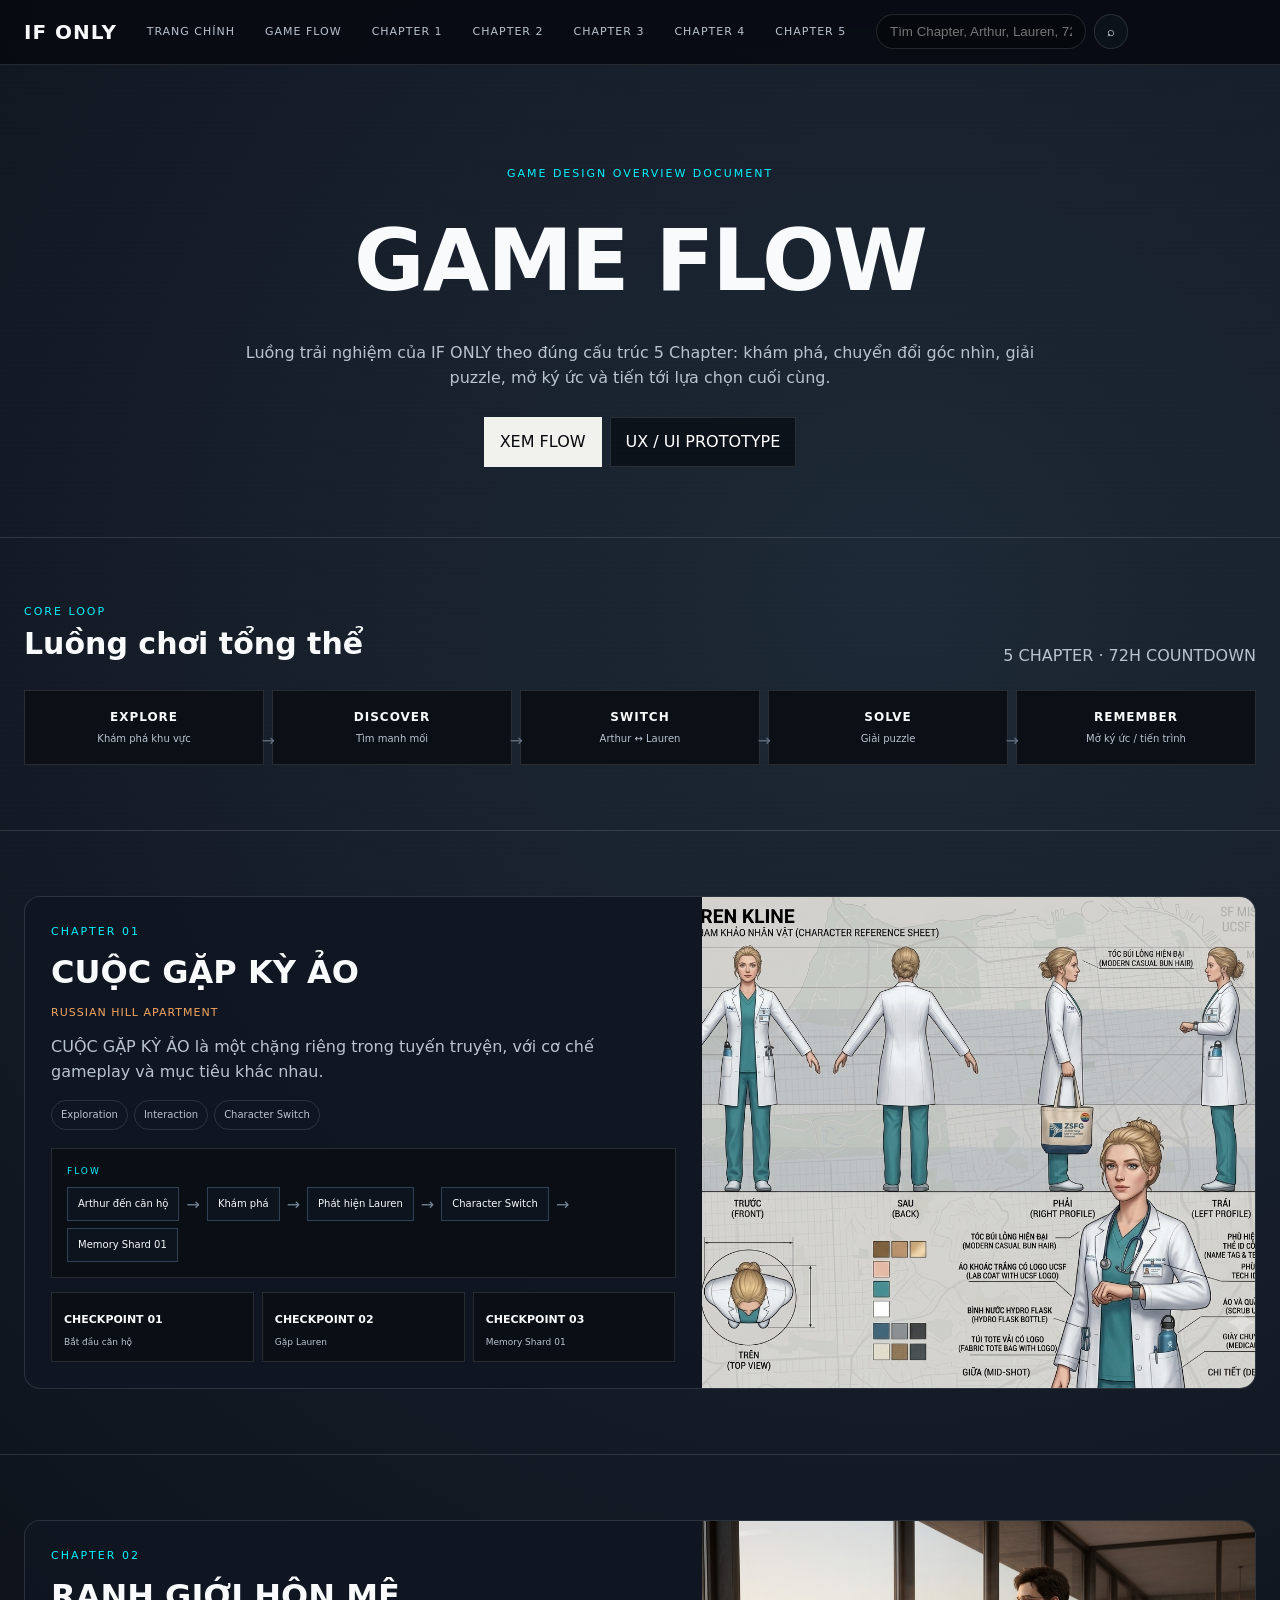
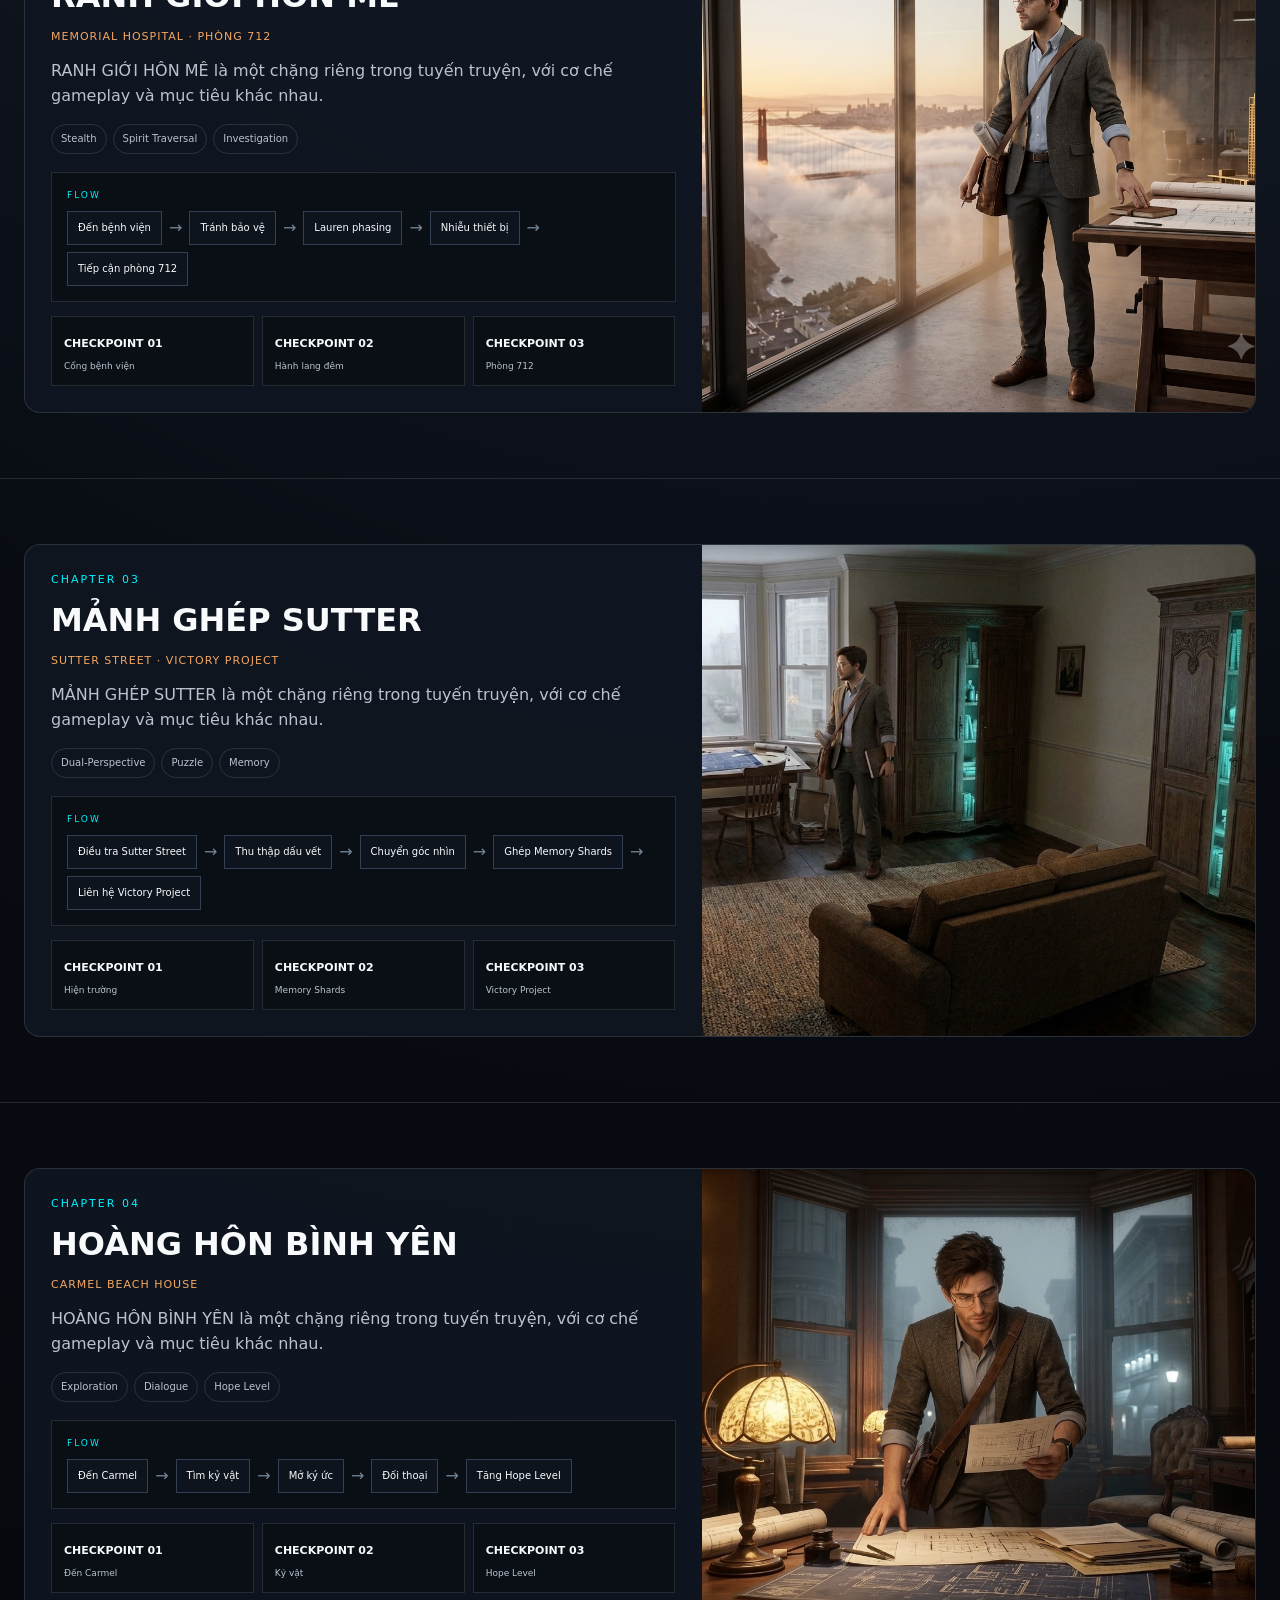
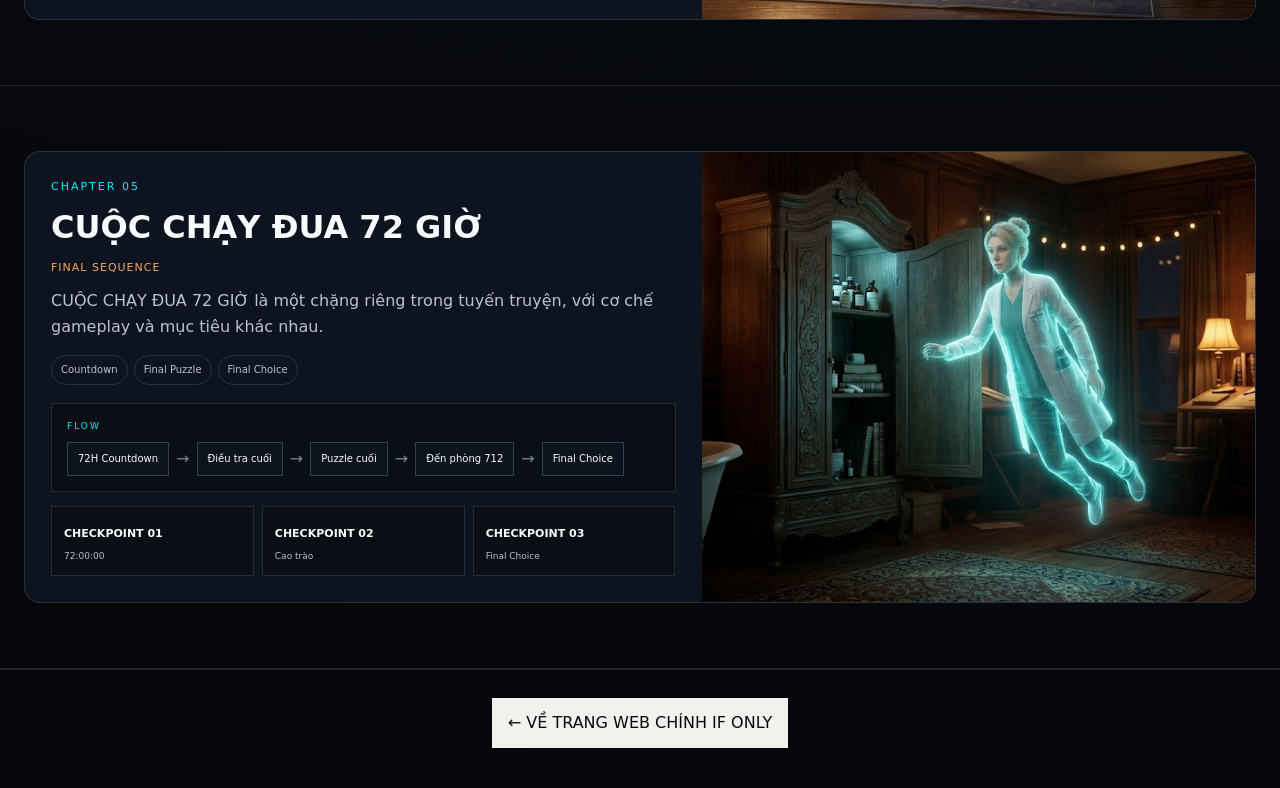
<file: game-flow.html>
<!doctype html>
<html lang="vi">
<head>
<meta charset="utf-8">
<meta name="viewport" content="width=device-width,initial-scale=1">
<title>IF ONLY — Game Flow</title>
<style>
:root{--bg:#070a10;--panel:#101722;--panel2:#0b1119;--line:rgba(255,255,255,.12);--cyan:#00f2fe;--warm:#f3a661;--text:#f8fafc;--muted:#b9c3cf}
*{box-sizing:border-box;margin:0;padding:0}html{scroll-behavior:smooth}body{font-family:Inter,system-ui,-apple-system,Segoe UI,Arial,sans-serif;background:radial-gradient(circle at 70% 15%,#1e2937 0,#080b12 52%,#05070b 100%);color:var(--text);line-height:1.6}
body:before{content:"";position:fixed;inset:0;pointer-events:none;background:repeating-linear-gradient(0deg,transparent 0 4px,rgba(255,255,255,.015) 5px)}
a{text-decoration:none;color:inherit}
nav{position:sticky;top:0;z-index:20;background:rgba(7,10,16,.88);backdrop-filter:blur(16px);border-bottom:1px solid var(--line)}
.nav{max-width:1280px;margin:auto;padding:14px 24px;display:flex;align-items:center;justify-content:space-between;gap:15px}.logo{font-size:1.25rem;font-weight:900;letter-spacing:1px}.links{display:flex;align-items:center;gap:8px;overflow:auto}.links a{font-size:11px;letter-spacing:1px;color:var(--muted);padding:8px 10px;border:1px solid transparent;white-space:nowrap}.links a:hover{color:#fff;border-color:var(--line);background:#111923}
.search{display:flex;align-items:center;gap:8px}.search input{width:210px;background:#05080d;border:1px solid var(--line);border-radius:999px;padding:9px 13px;color:#fff;outline:none}.search input:focus{border-color:var(--cyan);box-shadow:0 0 14px rgba(0,242,254,.18)}.search button{border:1px solid var(--line);background:#0c121a;color:#fff;padding:9px 12px;border-radius:999px;cursor:pointer}.search button:hover{background:#fff;color:#070a10}.status{font-size:10px;color:var(--cyan);min-width:120px}
.wrap{max-width:1280px;margin:auto;padding:0 24px}header{padding:100px 0 70px;text-align:center;border-bottom:1px solid var(--line)}.eyebrow{font-size:11px;letter-spacing:2px;text-transform:uppercase;color:var(--cyan)}h1{font-size:clamp(46px,7vw,86px);letter-spacing:-2px;margin:10px 0}.lead{max-width:820px;margin:auto;color:var(--muted);font-size:16px}.hero-actions{display:flex;justify-content:center;gap:8px;flex-wrap:wrap;margin-top:26px}.btn{border:1px solid var(--line);padding:11px 15px;background:#0c121a;color:#fff}.btn.primary{background:#f1f1ed;color:#07090d;border-color:#f1f1ed}
section{padding:65px 0;border-bottom:1px solid var(--line)}.section-head{display:flex;justify-content:space-between;align-items:end;gap:15px;margin-bottom:22px}.section-head h2{font-size:30px}.muted{color:var(--muted)}
.master-flow{display:grid;grid-template-columns:repeat(5,1fr);gap:8px}.master-node{border:1px solid var(--line);background:#0b1017;padding:17px;text-align:center;position:relative}.master-node:not(:last-child):after{content:"→";position:absolute;right:-12px;top:50%;color:#637180;z-index:2}.master-node strong{display:block;font-size:12px;letter-spacing:1px}.master-node span{display:block;font-size:10px;color:var(--muted);margin-top:4px}
.chapter{scroll-margin-top:80px}.chapter-card{background:rgba(16,23,34,.9);border:1px solid var(--line);border-radius:16px;overflow:hidden}.chapter-grid{display:grid;grid-template-columns:1.1fr .9fr}.chapter-copy{padding:26px}.chapter-image{min-height:300px;background:#070a0f}.chapter-image img{width:100%;height:100%;object-fit:cover;display:block;filter:saturate(.9)}.num{font-size:11px;letter-spacing:2px;color:var(--cyan);text-transform:uppercase}.chapter-title{font-size:32px;margin:6px 0}.chapter-loc{color:var(--warm);font-size:11px;letter-spacing:1px;text-transform:uppercase}.tags{display:flex;flex-wrap:wrap;gap:6px;margin:15px 0}.tag{font-size:10px;color:var(--muted);border:1px solid var(--line);padding:6px 9px;border-radius:99px}.path{margin-top:18px;padding:15px;border:1px solid var(--line);background:#0a0f16}.path-row{display:flex;flex-wrap:wrap;align-items:center;gap:7px}.step{padding:8px 10px;border:1px solid #314052;background:#0d141d;font-size:10px}.arrow{color:#758494}
.save{margin-top:14px;display:grid;grid-template-columns:repeat(3,1fr);gap:8px}.save div{padding:12px;border:1px solid var(--line);background:#0a0f15}.save b{font-size:11px}.save small{display:block;color:var(--muted);font-size:9px;margin-top:4px}
.searchable.match{border-color:var(--cyan);box-shadow:0 0 18px rgba(0,242,254,.12)}.searchable.hidden{display:none!important}
@media(max-width:900px){.nav{align-items:flex-start;flex-direction:column}.chapter-grid{grid-template-columns:1fr}.master-flow{grid-template-columns:1fr}.master-node:not(:last-child):after{display:none}.save{grid-template-columns:1fr}}
@media(max-width:600px){.wrap{padding:0 14px}.search{width:100%}.search input{width:100%}header{padding:75px 0 55px}.chapter-title{font-size:26px}}
.main-home{display:inline-block}</style>
</head>
<body>
<nav><div class="nav"><div class="logo">IF ONLY</div><div class="links"><a href="index.html">TRANG CHÍNH</a><a class="flow-link" href="#master">GAME FLOW</a><a href="#chapter1">CHAPTER 1</a><a href="#chapter2">CHAPTER 2</a><a href="#chapter3">CHAPTER 3</a><a href="#chapter4">CHAPTER 4</a><a href="#chapter5">CHAPTER 5</a></div><div class="search"><input id="q" placeholder="Tìm Chapter, Arthur, Lauren, 72H..." oninput="search()"><button onclick="search()">⌕</button><span id="status" class="status"></span></div></div></nav>
<header><div class="wrap"><div class="eyebrow">GAME DESIGN OVERVIEW DOCUMENT</div><h1>GAME FLOW</h1><p class="lead">Luồng trải nghiệm của IF ONLY theo đúng cấu trúc 5 Chapter: khám phá, chuyển đổi góc nhìn, giải puzzle, mở ký ức và tiến tới lựa chọn cuối cùng.</p><div class="hero-actions"><a class="btn primary" href="#master">XEM FLOW</a><a class="btn" href="ux-ui.html">UX / UI PROTOTYPE</a></div></div></header>

<section id="master"><div class="wrap"><div class="section-head"><div><div class="eyebrow">CORE LOOP</div><h2>Luồng chơi tổng thể</h2></div><div class="muted">5 CHAPTER · 72H COUNTDOWN</div></div><div class="master-flow"><div class="master-node searchable"><strong>EXPLORE</strong><span>Khám phá khu vực</span></div><div class="master-node searchable"><strong>DISCOVER</strong><span>Tìm manh mối</span></div><div class="master-node searchable"><strong>SWITCH</strong><span>Arthur ↔ Lauren</span></div><div class="master-node searchable"><strong>SOLVE</strong><span>Giải puzzle</span></div><div class="master-node searchable"><strong>REMEMBER</strong><span>Mở ký ức / tiến trình</span></div></div></div></section>

<section id="chapter1" class="chapter searchable"><div class="wrap"><div class="chapter-card"><div class="chapter-grid"><div class="chapter-copy"><div class="num">CHAPTER 01</div><h2 class="chapter-title">CUỘC GẶP KỲ ẢO</h2><div class="chapter-loc">Russian Hill Apartment</div><p class="muted" style="margin-top:12px">CUỘC GẶP KỲ ẢO là một chặng riêng trong tuyến truyện, với cơ chế gameplay và mục tiêu khác nhau.</p><div class="tags"><span class="tag">Exploration</span><span class="tag">Interaction</span><span class="tag">Character Switch</span></div><div class="path"><div class="eyebrow" style="font-size:9px">FLOW</div><div class="path-row" style="margin-top:9px"><span class="step">Arthur đến căn hộ</span><span class="arrow">→</span><span class="step">Khám phá</span><span class="arrow">→</span><span class="step">Phát hiện Lauren</span><span class="arrow">→</span><span class="step">Character Switch</span><span class="arrow">→</span><span class="step">Memory Shard 01</span></div></div><div class="save"><div><b>CHECKPOINT 01</b><small>Bắt đầu căn hộ</small></div><div><b>CHECKPOINT 02</b><small>Gặp Lauren</small></div><div><b>CHECKPOINT 03</b><small>Memory Shard 01</small></div></div></div><div class="chapter-image"><img src="images/Gemini_Generated_Image_aydfaiaydfaiaydf.png" alt="Chapter 1"></div></div></div></div></section><section id="chapter2" class="chapter searchable"><div class="wrap"><div class="chapter-card"><div class="chapter-grid"><div class="chapter-copy"><div class="num">CHAPTER 02</div><h2 class="chapter-title">RANH GIỚI HÔN MÊ</h2><div class="chapter-loc">Memorial Hospital · Phòng 712</div><p class="muted" style="margin-top:12px">RANH GIỚI HÔN MÊ là một chặng riêng trong tuyến truyện, với cơ chế gameplay và mục tiêu khác nhau.</p><div class="tags"><span class="tag">Stealth</span><span class="tag">Spirit Traversal</span><span class="tag">Investigation</span></div><div class="path"><div class="eyebrow" style="font-size:9px">FLOW</div><div class="path-row" style="margin-top:9px"><span class="step">Đến bệnh viện</span><span class="arrow">→</span><span class="step">Tránh bảo vệ</span><span class="arrow">→</span><span class="step">Lauren phasing</span><span class="arrow">→</span><span class="step">Nhiễu thiết bị</span><span class="arrow">→</span><span class="step">Tiếp cận phòng 712</span></div></div><div class="save"><div><b>CHECKPOINT 01</b><small>Cổng bệnh viện</small></div><div><b>CHECKPOINT 02</b><small>Hành lang đêm</small></div><div><b>CHECKPOINT 03</b><small>Phòng 712</small></div></div></div><div class="chapter-image"><img src="images/Gemini_Generated_Image_kw76uekw76uekw76.png" alt="Chapter 2"></div></div></div></div></section><section id="chapter3" class="chapter searchable"><div class="wrap"><div class="chapter-card"><div class="chapter-grid"><div class="chapter-copy"><div class="num">CHAPTER 03</div><h2 class="chapter-title">MẢNH GHÉP SUTTER</h2><div class="chapter-loc">Sutter Street · Victory Project</div><p class="muted" style="margin-top:12px">MẢNH GHÉP SUTTER là một chặng riêng trong tuyến truyện, với cơ chế gameplay và mục tiêu khác nhau.</p><div class="tags"><span class="tag">Dual-Perspective</span><span class="tag">Puzzle</span><span class="tag">Memory</span></div><div class="path"><div class="eyebrow" style="font-size:9px">FLOW</div><div class="path-row" style="margin-top:9px"><span class="step">Điều tra Sutter Street</span><span class="arrow">→</span><span class="step">Thu thập dấu vết</span><span class="arrow">→</span><span class="step">Chuyển góc nhìn</span><span class="arrow">→</span><span class="step">Ghép Memory Shards</span><span class="arrow">→</span><span class="step">Liên hệ Victory Project</span></div></div><div class="save"><div><b>CHECKPOINT 01</b><small>Hiện trường</small></div><div><b>CHECKPOINT 02</b><small>Memory Shards</small></div><div><b>CHECKPOINT 03</b><small>Victory Project</small></div></div></div><div class="chapter-image"><img src="images/Gemini_Generated_Image_vzkognvzkognvzko.png" alt="Chapter 3"></div></div></div></div></section><section id="chapter4" class="chapter searchable"><div class="wrap"><div class="chapter-card"><div class="chapter-grid"><div class="chapter-copy"><div class="num">CHAPTER 04</div><h2 class="chapter-title">HOÀNG HÔN BÌNH YÊN</h2><div class="chapter-loc">Carmel Beach House</div><p class="muted" style="margin-top:12px">HOÀNG HÔN BÌNH YÊN là một chặng riêng trong tuyến truyện, với cơ chế gameplay và mục tiêu khác nhau.</p><div class="tags"><span class="tag">Exploration</span><span class="tag">Dialogue</span><span class="tag">Hope Level</span></div><div class="path"><div class="eyebrow" style="font-size:9px">FLOW</div><div class="path-row" style="margin-top:9px"><span class="step">Đến Carmel</span><span class="arrow">→</span><span class="step">Tìm kỷ vật</span><span class="arrow">→</span><span class="step">Mở ký ức</span><span class="arrow">→</span><span class="step">Đối thoại</span><span class="arrow">→</span><span class="step">Tăng Hope Level</span></div></div><div class="save"><div><b>CHECKPOINT 01</b><small>Đến Carmel</small></div><div><b>CHECKPOINT 02</b><small>Kỷ vật</small></div><div><b>CHECKPOINT 03</b><small>Hope Level</small></div></div></div><div class="chapter-image"><img src="images/Gemini_Generated_Image_w9jso3w9jso3w9js.png" alt="Chapter 4"></div></div></div></div></section><section id="chapter5" class="chapter searchable"><div class="wrap"><div class="chapter-card"><div class="chapter-grid"><div class="chapter-copy"><div class="num">CHAPTER 05</div><h2 class="chapter-title">CUỘC CHẠY ĐUA 72 GIỜ</h2><div class="chapter-loc">Final Sequence</div><p class="muted" style="margin-top:12px">CUỘC CHẠY ĐUA 72 GIỜ là một chặng riêng trong tuyến truyện, với cơ chế gameplay và mục tiêu khác nhau.</p><div class="tags"><span class="tag">Countdown</span><span class="tag">Final Puzzle</span><span class="tag">Final Choice</span></div><div class="path"><div class="eyebrow" style="font-size:9px">FLOW</div><div class="path-row" style="margin-top:9px"><span class="step">72H Countdown</span><span class="arrow">→</span><span class="step">Điều tra cuối</span><span class="arrow">→</span><span class="step">Puzzle cuối</span><span class="arrow">→</span><span class="step">Đến phòng 712</span><span class="arrow">→</span><span class="step">Final Choice</span></div></div><div class="save"><div><b>CHECKPOINT 01</b><small>72:00:00</small></div><div><b>CHECKPOINT 02</b><small>Cao trào</small></div><div><b>CHECKPOINT 03</b><small>Final Choice</small></div></div></div><div class="chapter-image"><img src="images/924acbcd-d333-4de1-b22e-fde067699191.jpg" alt="Chapter 5"></div></div></div></div></section>

<script>
function search(){
 const q=document.getElementById('q').value.toLowerCase().trim();
 const items=[...document.querySelectorAll('.searchable')];
 let n=0;
 items.forEach(el=>{const ok=!q||el.innerText.toLowerCase().includes(q);el.classList.toggle('hidden',!ok);el.classList.toggle('match',!!q&&ok);if(ok&&q)n++});
 document.getElementById('status').textContent=q?'Tìm thấy '+n+' mục':'';
 if(q&&n===1){const el=items.find(x=>!x.classList.contains('hidden'));if(el)el.scrollIntoView({behavior:'smooth',block:'center'})}
}
document.addEventListener('keydown',e=>{if(e.key==='/'&&!['INPUT','TEXTAREA'].includes(document.activeElement.tagName)){e.preventDefault();document.getElementById('q').focus()}if(e.key==='Escape'){document.getElementById('q').value='';search()}});
</script>
<div style="padding:28px 0 40px;text-align:center;border-top:1px solid var(--line)"><a href="index.html" class="btn primary main-home">← VỀ TRANG WEB CHÍNH IF ONLY</a></div></body></html>
</file>
